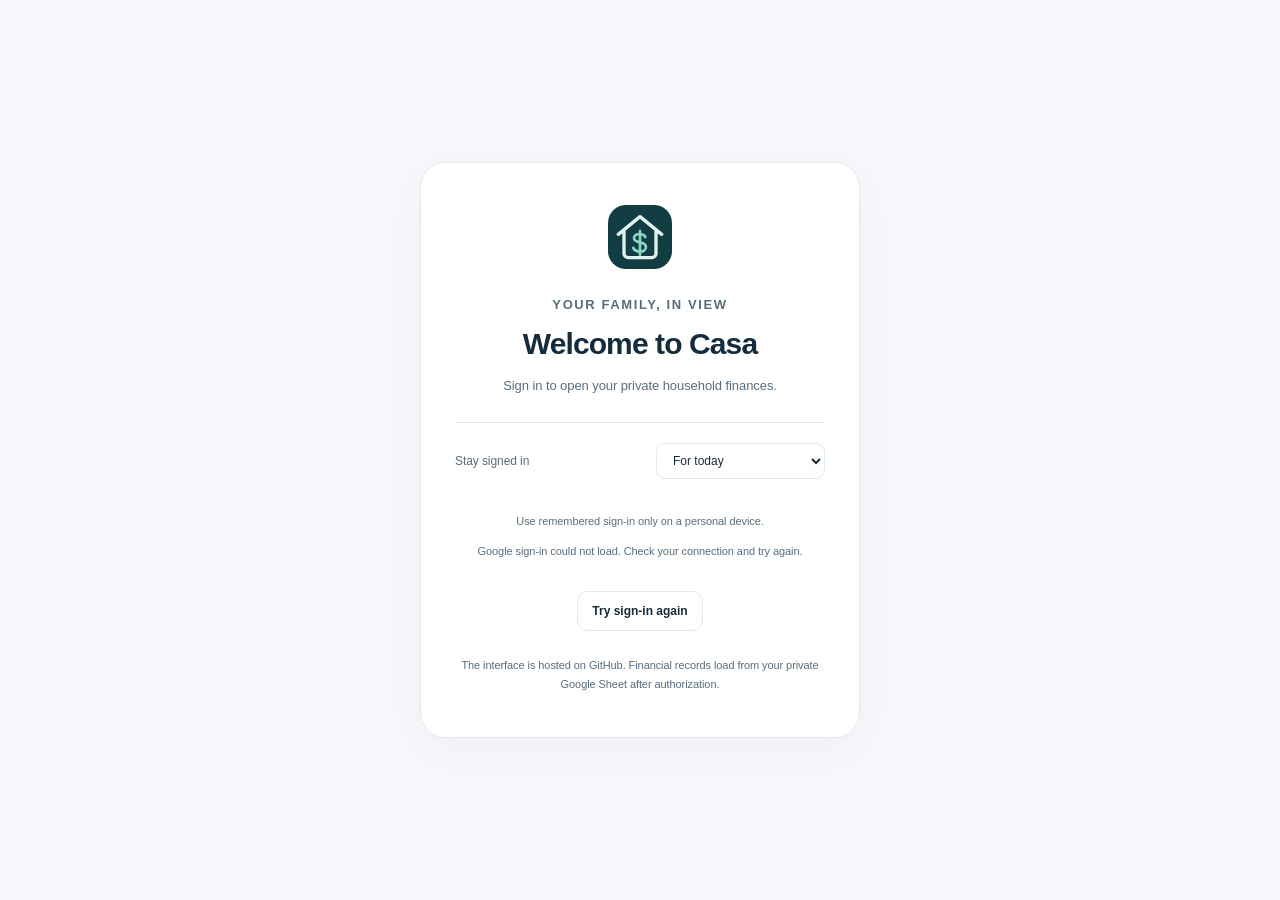
<file: frontend/index.html>
<!doctype html>
<html lang="en">
<head>
  <meta charset="UTF-8">
  <meta name="viewport" content="width=device-width,initial-scale=1">
  <meta name="referrer" content="strict-origin-when-cross-origin">
  <meta name="theme-color" content="#162432">
  <link rel="icon" href="./icon.svg" type="image/svg+xml">
  <link rel="manifest" href="./manifest.webmanifest">
  <meta name="color-scheme" content="light dark">
  <title>Casa · Family finances</title>
  <link rel="stylesheet" href="./styles.css">
  <link rel="stylesheet" href="./analysis.css">
  <link rel="stylesheet" href="./polish.css">
  <link rel="stylesheet" href="./portfolio.css">
  <link rel="stylesheet" href="./planning.css">
  <link rel="stylesheet" href="./overview-charts.css">
  <link rel="stylesheet" href="./chrome.css">
  <link rel="stylesheet" href="./accounts.css">
  <link rel="stylesheet" href="./cloud-ui.css">
  <link rel="stylesheet" href="./transaction-filters.css">
  <link rel="stylesheet" href="./review-ui.css">
  <link rel="stylesheet" href="./web.css">
  <link rel="stylesheet" href="./documents.css">
  <script src="./public-config.js"></script>
  <script src="./web-session.js"></script>
  <script src="./theme.js" defer></script>
  <link rel="stylesheet" href="./experience.css">
  <link rel="stylesheet" href="./dashboard.css">
  <link rel="stylesheet" href="./refinement.css">
  <link rel="stylesheet" href="./sync.css">
</head>
<body>
  <section id="web-login" class="web-login" aria-labelledby="web-login-title">
    <div class="web-login-card"><div class="web-login-mark" aria-hidden="true"><img src="./icon.svg" alt="" width="64" height="64"></div><p class="eyebrow">YOUR FAMILY, IN VIEW</p><h1 id="web-login-title">Welcome to Casa</h1><p>Sign in to open your private household finances.</p><div id="google-signin"></div><p id="web-login-status" role="status" aria-live="polite">Checking connection settings…</p><button class="button" id="web-signin-retry" type="button" hidden>Try sign-in again</button><small>The interface is hosted on GitHub. Financial records load from your private Google Sheet after authorization.</small></div>
  </section>
  <div class="app-shell" id="web-app" hidden inert>
    <button class="web-nav-overlay" id="web-nav-overlay" aria-label="Close navigation" hidden></button>
    <aside class="sidebar" id="web-sidebar" aria-label="Main navigation">
      <button class="icon-button web-nav-close" id="web-nav-close" aria-label="Close navigation" type="button">×</button>
      <a class="brand" href="#overview" aria-label="Casa home"><span class="brand-mark"><img src="./icon.svg" alt="" width="42" height="42"></span><span>casa<span class="brand-caption">FAMILY FINANCES</span></span></a>
      <div class="workspace-label">YOUR HOUSEHOLD</div>
      <nav id="navigation"></nav>
      <div class="sidebar-bottom"><div class="local-indicator"><span></span>Private Google Sheet</div><p>Records stay in Google Drive.<br>Access is limited to your household.</p><div class="demo-mark">Private household records</div></div>
    </aside>
    <main class="main-shell">
      <header class="topbar">
        <div class="topbar-leading"><button class="icon-button web-menu-toggle" id="web-menu-toggle" type="button" aria-label="Open navigation" aria-controls="web-sidebar" aria-expanded="false"><svg viewBox="0 0 24 24" fill="none" stroke="currentColor" stroke-width="1.8"><path d="M4 6h16M4 12h16M4 18h16"/></svg></button>
          <div class="navigation-controls" role="group" aria-label="View history">
            <button class="icon-button" id="navigation-back" type="button" aria-label="Go back" disabled><svg viewBox="0 0 24 24" fill="none" stroke="currentColor" stroke-width="1.8" stroke-linecap="round" stroke-linejoin="round" aria-hidden="true"><path d="m14 6-6 6 6 6"/></svg></button>
            <button class="icon-button" id="navigation-forward" type="button" aria-label="Go forward" disabled><svg viewBox="0 0 24 24" fill="none" stroke="currentColor" stroke-width="1.8" stroke-linecap="round" stroke-linejoin="round" aria-hidden="true"><path d="m10 6 6 6-6 6"/></svg></button>
          </div>
          <div class="breadcrumb"><span class="breadcrumb-context">Your household <span>/</span></span><strong id="breadcrumb">Overview</strong></div>
        </div>
        <div class="topbar-controls">
          <label class="sr-only" for="year-select">Reporting year</label><select id="year-select"></select>
          <label class="sr-only" for="month-select">Reporting month</label><select id="month-select"></select>
          <label class="sr-only" for="currency-select">Display currency</label><select id="currency-select"><option value="CLP">CLP</option><option value="USD">USD</option></select>
          <button class="icon-button" id="refresh-button" title="Reload workbook" aria-label="Reload workbook"></button>
          <button class="button web-signout" id="web-signout" type="button" aria-label="Sign out" title="Sign out"><svg class="web-signout-icon" viewBox="0 0 24 24" fill="none" stroke="currentColor" stroke-width="1.8" stroke-linecap="round" stroke-linejoin="round" aria-hidden="true"><path d="M9 4H4v16h5M10 12h10m-4-4 4 4-4 4"/></svg><span class="web-signout-label">Sign out</span></button>
        </div>
      </header>
      <div id="external-banner" class="external-banner" hidden></div>
      <div id="error-banner" class="error-banner" role="alert" hidden></div>
      <div id="content" class="page-content"><div class="loading"><div class="loading-logo"><img src="./icon.svg" alt="" width="64" height="64"></div><h1>Opening your household</h1><p>Reading your Google Sheet…</p></div></div>
      <footer class="app-footer"><span id="save-status">Private Google Sheet</span><span><a href="./privacy.html" target="_blank" rel="noopener">Privacy</a></span></footer>
    </main>
  </div>
  <dialog id="modal"><div id="modal-content"></div></dialog>
  <div class="toast" id="toast" role="status" hidden></div>
  <script src="./analytics.js"></script>
  <script src="./growth.js"></script>
  <script src="./portfolio.js"></script>
  <script src="./planning.js"></script>
  <script src="./category-visuals.js"></script>
  <script src="./analysis-ui.js"></script>
  <script src="./overview-charts.js"></script>
  <script src="./navigation.js"></script>
  <script src="./accounts.js"></script>
  <script src="./transaction-filters.js"></script>
  <script src="./cloud-ui.js"></script>
  <script src="./evidence-ui.js"></script>
  <script src="./review-ui.js"></script>
  <script src="./documents.js"></script>
  <script src="./assistant.js"></script>
  <script src="./refresh-ui.js"></script>
  <script src="./month-budget.js"></script>
  <script src="./dashboard.js"></script>
  <script src="./sync.js"></script>
  <script src="./app.js"></script>
</body>
</html>
</file>
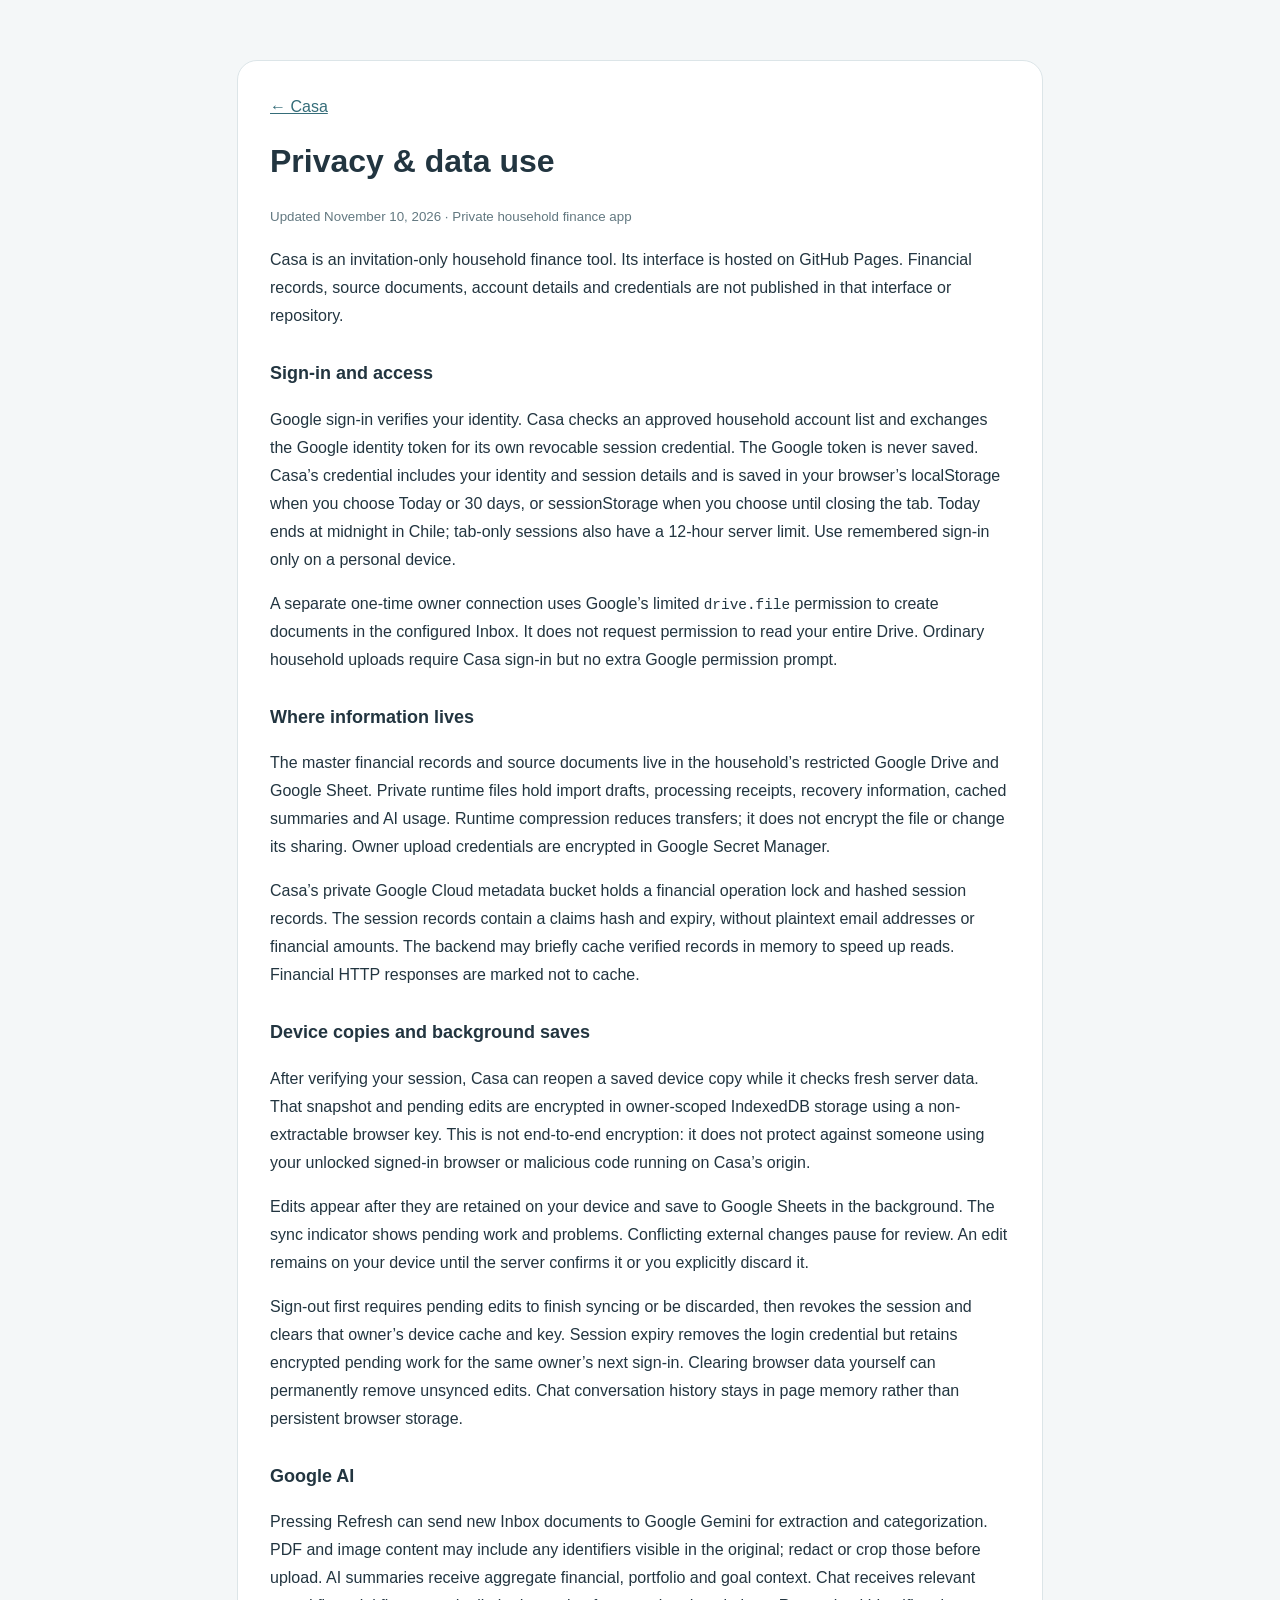
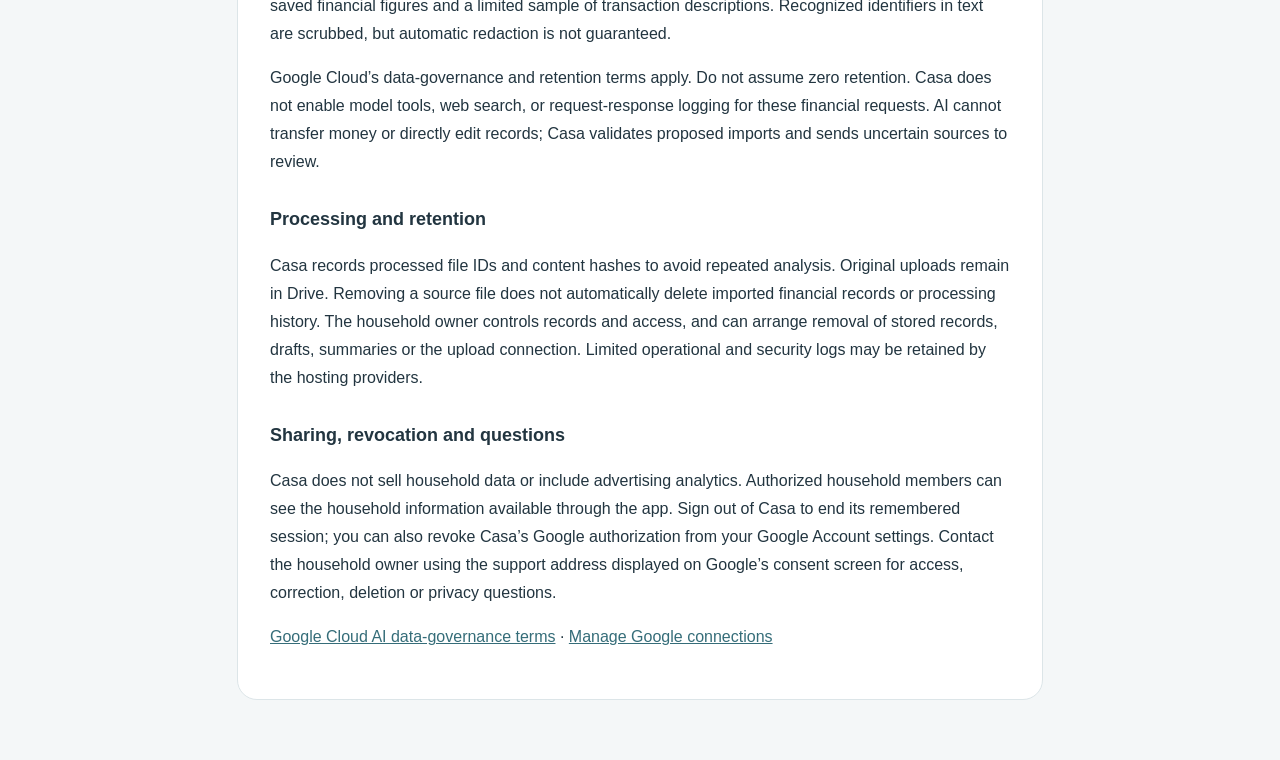
<file: frontend/privacy.html>
<!doctype html>
<html lang="en">
<head>
  <meta charset="utf-8">
  <meta name="viewport" content="width=device-width,initial-scale=1">
  <title>Casa · Privacy &amp; data use</title>
  <style>
    body{margin:0;background:#f4f7f8;color:#223540;font:16px/1.75 -apple-system,BlinkMacSystemFont,"Segoe UI",sans-serif}
    main{max-width:740px;margin:60px auto;padding:32px;background:white;border:1px solid #dce5e8;border-radius:20px}
    a{color:#356d79}h1{line-height:1.2}h2{font-size:18px;margin-top:28px}small{color:#627880}
    code{font-size:.9em;overflow-wrap:anywhere}
    @media(max-width:600px){main{margin:16px;padding:24px}}
  </style>
</head>
<body>
<main>
  <a href="./">← Casa</a>
  <h1>Privacy &amp; data use</h1>
  <small>Updated November 10, 2026 · Private household finance app</small>
  <p>Casa is an invitation-only household finance tool. Its interface is hosted on GitHub Pages. Financial records, source documents, account details and credentials are not published in that interface or repository.</p>

  <h2>Sign-in and access</h2>
  <p>Google sign-in verifies your identity. Casa checks an approved household account list and exchanges the Google identity token for its own revocable session credential. The Google token is never saved. Casa’s credential includes your identity and session details and is saved in your browser’s localStorage when you choose Today or 30 days, or sessionStorage when you choose until closing the tab. Today ends at midnight in Chile; tab-only sessions also have a 12-hour server limit. Use remembered sign-in only on a personal device.</p>
  <p>A separate one-time owner connection uses Google’s limited <code>drive.file</code> permission to create documents in the configured Inbox. It does not request permission to read your entire Drive. Ordinary household uploads require Casa sign-in but no extra Google permission prompt.</p>

  <h2>Where information lives</h2>
  <p>The master financial records and source documents live in the household’s restricted Google Drive and Google Sheet. Private runtime files hold import drafts, processing receipts, recovery information, cached summaries and AI usage. Runtime compression reduces transfers; it does not encrypt the file or change its sharing. Owner upload credentials are encrypted in Google Secret Manager.</p>
  <p>Casa’s private Google Cloud metadata bucket holds a financial operation lock and hashed session records. The session records contain a claims hash and expiry, without plaintext email addresses or financial amounts. The backend may briefly cache verified records in memory to speed up reads. Financial HTTP responses are marked not to cache.</p>

  <h2>Device copies and background saves</h2>
  <p>After verifying your session, Casa can reopen a saved device copy while it checks fresh server data. That snapshot and pending edits are encrypted in owner-scoped IndexedDB storage using a non-extractable browser key. This is not end-to-end encryption: it does not protect against someone using your unlocked signed-in browser or malicious code running on Casa’s origin.</p>
  <p>Edits appear after they are retained on your device and save to Google Sheets in the background. The sync indicator shows pending work and problems. Conflicting external changes pause for review. An edit remains on your device until the server confirms it or you explicitly discard it.</p>
  <p>Sign-out first requires pending edits to finish syncing or be discarded, then revokes the session and clears that owner’s device cache and key. Session expiry removes the login credential but retains encrypted pending work for the same owner’s next sign-in. Clearing browser data yourself can permanently remove unsynced edits. Chat conversation history stays in page memory rather than persistent browser storage.</p>

  <h2>Google AI</h2>
  <p>Pressing Refresh can send new Inbox documents to Google Gemini for extraction and categorization. PDF and image content may include any identifiers visible in the original; redact or crop those before upload. AI summaries receive aggregate financial, portfolio and goal context. Chat receives relevant saved financial figures and a limited sample of transaction descriptions. Recognized identifiers in text are scrubbed, but automatic redaction is not guaranteed.</p>
  <p>Google Cloud’s data-governance and retention terms apply. Do not assume zero retention. Casa does not enable model tools, web search, or request-response logging for these financial requests. AI cannot transfer money or directly edit records; Casa validates proposed imports and sends uncertain sources to review.</p>

  <h2>Processing and retention</h2>
  <p>Casa records processed file IDs and content hashes to avoid repeated analysis. Original uploads remain in Drive. Removing a source file does not automatically delete imported financial records or processing history. The household owner controls records and access, and can arrange removal of stored records, drafts, summaries or the upload connection. Limited operational and security logs may be retained by the hosting providers.</p>

  <h2>Sharing, revocation and questions</h2>
  <p>Casa does not sell household data or include advertising analytics. Authorized household members can see the household information available through the app. Sign out of Casa to end its remembered session; you can also revoke Casa’s Google authorization from your Google Account settings. Contact the household owner using the support address displayed on Google’s consent screen for access, correction, deletion or privacy questions.</p>
  <p><a href="https://docs.cloud.google.com/vertex-ai/generative-ai/docs/data-governance">Google Cloud AI data-governance terms</a> · <a href="https://myaccount.google.com/connections">Manage Google connections</a></p>
</main>
</body>
</html>
</file>
<file: frontend/styles.css>
:root{--bg:#f7f8f6;--surface:#fff;--nav:#152923;--nav-muted:#99ada5;--ink:#1f312a;--muted:#78847c;--line:#e5eae5;--teal:#25785e;--teal-dark:#1b6049;--mint:#eaf4ed;--orange:#bc7b3c;--amber:#fff6e7;--purple:#7976b0;--red:#b9534e;--radius:15px;--shadow:0 4px 16px #20372a05;font-family:-apple-system,BlinkMacSystemFont,"Segoe UI",sans-serif;color:var(--ink);font-synthesis:none}*{box-sizing:border-box}body{margin:0;background:var(--bg);font-size:14px;line-height:1.5}button,input,select,textarea{font:inherit}button,select{cursor:pointer}button,a,input,select,textarea{outline-offset:4px}button{transition:background .15s,transform .15s}button:active{transform:translateY(1px)}button:disabled{opacity:.45;cursor:not-allowed}a{color:var(--teal);text-decoration:none}a:hover{text-decoration:underline}svg{display:block;width:18px;height:18px}button svg{width:17px;height:17px;flex-shrink:0}.app-shell{display:flex;min-height:100vh}.sidebar{position:fixed;inset:0 auto 0 0;width:222px;background:var(--nav);padding:41px 19px 22px;display:flex;flex-direction:column;color:#fff;z-index:10}.brand{display:flex;align-items:center;gap:12px;color:#fff;font-size:32px;font-weight:650;letter-spacing:-1.3px;padding-left:15px;margin-bottom:46px;line-height:1}.brand:hover{text-decoration:none}.brand-mark{display:flex;align-items:center;justify-content:center;width:41px;height:43px;border:1.5px solid #688d78;border-radius:12px;color:#c5e7c8;font-family:Georgia,serif;font-size:35px;font-weight:400;letter-spacing:-5px;padding-right:5px}.brand-mark span{color:#78b592}.brand-caption{display:block;margin-top:9px;font-size:8px;letter-spacing:2.2px;font-weight:500;color:#91aaa0}.workspace-label{font-size:9px;letter-spacing:1.8px;color:#6f9080;margin:0 16px 15px}nav{display:flex;flex-direction:column;gap:6px}.nav-item{border:0;display:flex;align-items:center;gap:13px;color:#a9bbb2;background:transparent;padding:13px 15px;border-radius:8px;text-align:left;font-weight:500;width:100%;font-size:13px}.nav-item svg{width:18px;height:18px;opacity:.85}.nav-item:hover{background:#ffffff07;color:#e7f0e9}.nav-item.active{background:#2a473a;color:#eff9ef;box-shadow:inset 3px 0 #9fcaa7}.nav-item.active svg{color:#b7dbb8}.nav-item .nav-dot{margin-left:auto;width:5px;height:5px;background:#a2ceab;border-radius:50%}.sidebar-bottom{margin-top:auto;padding:28px 15px 0}.local-indicator{display:flex;gap:7px;align-items:center;color:#c5d6ca;font-size:11px}.local-indicator span{height:6px;width:6px;border-radius:50%;background:#9ecaa6}.sidebar-bottom p{font-size:10px;color:#7e9b8c;line-height:1.8}.demo-mark{font-size:10px;border:1px solid #3c584a;border-radius:5px;color:#91b29e;padding:4px 7px;display:inline-block;margin-top:13px}.main-shell{margin-left:222px;flex:1;min-width:0}.topbar{height:81px;padding:0 43px;display:flex;align-items:center;justify-content:space-between;background:#fdfefd;border-bottom:1px solid var(--line);gap:16px}.breadcrumb{font-size:11px;color:#8c978e;white-space:nowrap}.breadcrumb span{padding:0 13px;color:#bdc6be}.breadcrumb strong{color:#4a5b50;font-weight:500}.topbar-controls{display:flex;align-items:center;gap:12px}.topbar select{font-size:11px;color:#47574c;border:1px solid var(--line);background:#fff;border-radius:7px;padding:8px 25px 8px 11px;max-width:155px}.icon-button{display:inline-flex;align-items:center;justify-content:center;width:32px;height:32px;background:transparent;border:1px solid transparent;color:#64786a;border-radius:7px}.icon-button:hover{background:var(--mint)}.avatar{position:relative;width:30px;height:30px;border-radius:50%;background:#e5ede2;color:#4d6954;display:grid;place-items:center;font-size:11px;font-weight:600;margin-left:5px}.avatar span{position:absolute;bottom:-1px;right:-2px;background:#fff;border:1px solid #dde5dc;width:13px;height:13px;border-radius:50%;line-height:10px;text-align:center;font-size:9px}.page-content{max-width:1600px;margin:auto;padding:35px 43px 25px;min-height:calc(100vh - 140px)}.page-head{display:flex;justify-content:space-between;align-items:center;gap:15px;margin-bottom:26px}.eyebrow{font-size:9px;text-transform:uppercase;letter-spacing:1.7px;color:#7d8b7e;margin-bottom:7px;font-weight:600}.page-head h1{font-size:29px;letter-spacing:-.9px;font-weight:550;line-height:1.2;margin:0 0 8px}.page-head p{color:#829084;font-size:11px;margin:0}.head-actions{display:flex;align-items:center;gap:9px}.button{border:1px solid var(--line);border-radius:7px;padding:9px 13px;background:#fff;color:#4c5c50;font-weight:500;font-size:11px;display:inline-flex;align-items:center;justify-content:center;gap:7px;white-space:nowrap}.button:hover{background:#f3f7f1;text-decoration:none}.button.primary{background:var(--teal);border-color:var(--teal);color:#fff;box-shadow:0 2px 5px #1f654616}.button.primary:hover{background:var(--teal-dark)}.button.ghost{border-color:transparent;background:transparent}.button.warning{color:var(--red);border-color:#ecd7d4}.button.small{font-size:10px;padding:6px 9px}.person-tabs{display:flex;align-items:center;gap:4px;padding:3px;background:#edf0eb;border-radius:7px;width:max-content;margin-bottom:23px}.person-tab{border:0;border-radius:5px;font-size:11px;padding:7px 16px;background:transparent;color:#81907f}.person-tab.active{background:#fff;color:#345d44;box-shadow:0 1px 4px #294a2d0e}.section-grid{display:grid;grid-template-columns:1.5fr 1fr;gap:20px}.card{background:var(--surface);border:1px solid var(--line);border-radius:var(--radius);box-shadow:var(--shadow);min-width:0}.card-pad{padding:23px 25px}.section-title{font-size:13px;letter-spacing:-.15px;font-weight:600;margin:0;color:#344a39}.card-header{display:flex;align-items:center;justify-content:space-between;gap:12px;margin-bottom:19px}.card-header p{font-size:10px;color:#8a978a;margin:4px 0 0}.small-link{font-size:10px;color:var(--teal);border:0;background:none;padding:0;display:inline-flex;align-items:center;gap:4px;cursor:pointer}.small-link:hover{text-decoration:underline}.small-link svg{width:12px;height:12px}.muted{color:var(--muted)}.metrics-grid{display:grid;grid-template-columns:repeat(4,minmax(0,1fr));gap:15px;margin-bottom:21px}.metric{padding:20px 21px}.metric-top{display:flex;align-items:center;justify-content:space-between;color:#879386;font-size:10px}.metric-icon{width:27px;height:27px;border-radius:8px;display:grid;place-items:center;background:#f2f6f0;color:#6d916f}.metric-icon svg{width:14px;height:14px}.metric-value{font-size:25px;line-height:1.3;letter-spacing:-.8px;font-weight:550;margin:11px 0 7px;font-variant-numeric:tabular-nums}.metric-note{font-size:9px;color:#8d998c}.metric-note .positive{color:#408061}.metric-note .negative{color:var(--red)}.overview-first{display:grid;grid-template-columns:1.5fr 1fr;gap:20px;margin-bottom:21px}.settlement-hero{position:relative;overflow:hidden;padding:24px 26px;background:linear-gradient(115deg,#eaf3e8,#f2f7ec);border-color:#dae9d6;display:flex;flex-direction:column;justify-content:space-between;min-height:222px}.settlement-hero:after{content:"";position:absolute;right:-29px;top:-40px;width:238px;height:238px;border:1px solid #dce8d5;border-radius:50%;box-shadow:0 0 0 33px #e9f1e13d,0 0 0 65px #e7efdf42;pointer-events:none}.settlement-hero>*{position:relative;z-index:1}.hero-top{display:flex;justify-content:space-between;align-items:center}.subtle-tag{font-size:9px;color:#7b9576;border:1px solid #d4e4ce;padding:3px 7px;border-radius:5px;background:#f6faf24d}.hero-caption{font-size:10px;color:#6d8267;margin:14px 0 4px}.hero-value{font-size:35px;font-weight:550;letter-spacing:-1px;color:#2d5736;line-height:1.25;font-variant-numeric:tabular-nums}.hero-direction{font-size:12px;color:#56704f;margin-top:5px}.hero-bottom{display:flex;align-items:center;justify-content:space-between;gap:12px;margin-top:18px;padding-top:17px;border-top:1px solid #d7e5d1}.hero-bottom p{font-size:10px;color:#75836b;margin:0}.hero-bottom strong{color:#41613b;font-weight:600}.hero-bottom .button{background:#fff9;border-color:#cbdcc3;color:#41613b}.hero-bottom .button:hover{background:#fff}.savings-card{padding:24px}.savings-top{display:flex;align-items:start;justify-content:space-between}.savings-rate{display:flex;align-items:baseline;gap:6px;margin:11px 0 0}.savings-rate strong{font-size:34px;font-weight:500;letter-spacing:-1px}.savings-rate span{font-size:10px;color:var(--muted)}.savings-bars{display:flex;height:9px;overflow:hidden;gap:3px;border-radius:4px;margin:22px 0 16px}.savings-bars span{border-radius:3px;min-width:2px}.mini-legend{display:flex;gap:15px;flex-wrap:wrap;font-size:9px;color:#7b897b}.legend-item{display:inline-flex;gap:5px;align-items:center}.legend-dot{width:6px;height:6px;border-radius:2px;display:inline-block;flex-shrink:0}.savings-note{font-size:10px;color:#859180;margin-top:16px}.chart-card{padding:23px 25px}.chart-wrap{position:relative;min-width:0}.chart-svg{width:100%;height:auto;overflow:visible}.chart-label{font-family:inherit;fill:#98a193;font-size:10px}.chart-grid{stroke:#edf0ea;stroke-width:1;stroke-dasharray:3 4}.chart-tooltip{position:absolute;pointer-events:none;background:#203b2b;color:#fff;font-size:10px;padding:8px 11px;border-radius:7px;box-shadow:0 5px 18px #19382325;transform:translate(-50%,-110%);white-space:nowrap;z-index:4}.chart-point,.chart-bar,.chart-hit{cursor:pointer}.chart-bar:hover{opacity:.72}.chart-point:hover{r:5}.chart-legend{display:flex;gap:15px;font-size:9px;color:#80917f}.category-list{display:flex;flex-direction:column;gap:18px;margin:24px 0 6px}.category-row{display:grid;grid-template-columns:28px 1fr auto;gap:11px;align-items:center;cursor:pointer}.category-row:hover .category-name{color:var(--teal)}.category-icon{display:grid;place-items:center;width:28px;height:28px;border-radius:8px}.category-icon svg{width:13px;height:13px}.category-name{font-size:10px;color:#62745f;margin-bottom:6px}.category-track{height:4px;background:#f0f3ee;border-radius:3px;overflow:hidden;width:100%}.category-fill{height:100%;border-radius:3px}.category-value{font-size:11px;color:#5b6e56;font-weight:500;text-align:right;align-self:start;padding-top:3px;font-variant-numeric:tabular-nums}.category-value small{display:block;font-size:9px;color:#9aa291;font-weight:400;margin-top:5px}.bottom-grid{display:grid;grid-template-columns:1.5fr 1fr;gap:20px;margin-top:21px}.compact-table,.data-table{width:100%;border-collapse:collapse;font-size:11px}.compact-table th,.data-table th{text-align:left;font-size:9px;letter-spacing:.2px;color:#929e8e;font-weight:500;border-bottom:1px solid var(--line);padding:11px 8px}.compact-table td,.data-table td{padding:14px 8px;border-bottom:1px solid #f0f3ed;color:#5b6d56;vertical-align:middle}.compact-table tr:last-child td,.data-table tr:last-child td{border-bottom:0}.compact-table th:first-child,.compact-table td:first-child{padding-left:0}.compact-table th:last-child,.compact-table td:last-child{padding-right:0}.right{text-align:right!important}.transaction-name{display:flex;align-items:center;gap:9px}.merchant-badge{width:29px;height:29px;border-radius:8px;background:#f0f3ee;display:grid;place-items:center;font-size:11px;font-weight:600;color:#7c8b72;flex-shrink:0}.transaction-name strong{display:block;color:#4b6148;font-weight:500;font-size:11px}.transaction-name small{display:block;font-size:9px;color:#99a28f;margin-top:2px}.pill{display:inline-block;border-radius:4px;background:#f1f5ee;color:#79916d;font-size:9px;padding:3px 6px;white-space:nowrap}.pill.purple{background:#f0eef8;color:#8b80ad}.pill.amber{background:#fcf2e3;color:#a58550}.pill.neutral{background:#f0f2ef;color:#8c9785}.goal-mini{padding:14px 0;border-bottom:1px solid #edf1e8}.goal-mini:last-child{border:0;padding-bottom:0}.goal-mini-top{display:flex;justify-content:space-between;gap:10px;font-size:11px;margin-bottom:8px}.goal-mini-top span{color:#5d7356}.goal-mini-top small{color:#94a088;font-size:9px}.progress-track{height:5px;border-radius:5px;background:#eff3eb;overflow:hidden}.progress-fill{height:100%;background:#8aa77f;border-radius:5px}.goal-mini-bottom{display:flex;justify-content:space-between;margin-top:7px;font-size:9px;color:#a0aa94}.app-footer{max-width:1600px;margin:0 auto;padding:10px 43px 20px;display:flex;gap:15px;justify-content:space-between;color:#a4ac9c;font-size:9px}.external-banner,.error-banner{padding:12px 43px;font-size:12px}.external-banner{background:#fff4dc;color:#8a6930;display:flex;align-items:center;justify-content:space-between}.external-banner[hidden],.error-banner[hidden]{display:none}.error-banner{background:#fff0ee;color:#a7433e;border-bottom:1px solid #f2d2ce}.toolbar{display:flex;align-items:center;gap:10px;flex-wrap:wrap;margin-bottom:18px}.search-field{position:relative;min-width:200px;flex:1;max-width:400px}.search-field svg{position:absolute;left:12px;top:11px;width:15px;height:15px;color:#99a58f}.search-field input{padding-left:36px;width:100%}.field-input,.toolbar input,.toolbar select{border:1px solid var(--line);border-radius:7px;padding:9px 12px;background:#fff;color:#52694a;font-size:11px}.toolbar select{min-width:120px}.table-card{overflow:hidden}.table-scroll{overflow:auto;padding:0 16px}.data-table{min-width:700px}.data-table tbody tr[data-edit]{cursor:pointer}.data-table tbody tr[data-edit]:hover{background:#f6f9f2}.table-footer{display:flex;justify-content:space-between;gap:10px;border-top:1px solid var(--line);padding:12px 22px;color:#95a08b;font-size:10px}.subsection{margin-top:24px}.stats-three{display:grid;grid-template-columns:repeat(3,minmax(0,1fr));gap:16px;margin-bottom:21px}.stats-two{display:grid;grid-template-columns:repeat(2,minmax(0,1fr));gap:16px}.explain-row{display:flex;justify-content:space-between;align-items:center;gap:15px;padding:15px 0;border-bottom:1px solid #edf1e8;color:#77896d;font-size:11px}.explain-row:last-child{border:0}.explain-row strong{font-weight:500;color:#3c5b32;font-variant-numeric:tabular-nums}.explain-row.total{border-top:1px solid #dbe5d4;border-bottom:0;margin-top:4px;padding-top:18px;font-size:12px;font-weight:600}.person-share{padding:18px 0 10px}.person-share-header{display:flex;justify-content:space-between;font-size:12px;color:#68815b;margin-bottom:9px}.person-share-header strong{font-size:21px;font-weight:500;color:#31572b}.large-note{font-size:11px;color:#8b9981;line-height:1.8;margin:17px 0 0}.notice{padding:13px 16px;border-radius:8px;background:#f2f6ee;border:1px solid #e7eddf;color:#7d8d70;font-size:11px;line-height:1.7}.notice.amber{background:var(--amber);border-color:#f2e6d3;color:#9a7b48}.notice.red{background:#fff0ec;border-color:#f0d8ce;color:#aa6450}.notice strong{color:inherit}.month-history-row{cursor:pointer}.month-history-row:hover{background:#f5f8f0}.selected-row{background:#f5f8f0}.account-grid{display:grid;grid-template-columns:repeat(3,minmax(0,1fr));gap:18px;margin-top:21px}.account-card{padding:21px 23px;position:relative}.account-card-top{display:flex;justify-content:space-between;align-items:center;margin-bottom:18px}.account-avatar{background:#f0f4e9;color:#93a27c;height:34px;width:34px;display:grid;place-items:center;border-radius:10px}.account-avatar svg{height:17px;width:17px}.account-card h3{font-size:13px;font-weight:500;color:#526e45;margin:0 0 3px}.account-owner{font-size:10px;color:#9ba68d}.account-balance{font-size:26px;letter-spacing:-.6px;font-weight:500;margin:17px 0 3px;font-variant-numeric:tabular-nums}.account-native{color:#9ba78c;font-size:9px}.account-footer{display:flex;justify-content:space-between;gap:8px;border-top:1px solid #edf1e6;margin-top:17px;padding-top:13px;font-size:9px;color:#9ca78e}.insights-grid{display:grid;grid-template-columns:repeat(3,minmax(0,1fr));gap:15px;margin-top:21px}.insight-card{padding:19px 21px;border:1px solid #e5eadc;border-radius:12px;background:#fafbf7}.insight-symbol{font-size:9px;text-transform:uppercase;letter-spacing:1.2px;color:#9c9c72;margin-bottom:8px}.insight-card h3{font-size:12px;font-weight:550;color:#61764d;margin:0 0 9px}.insight-card p{font-size:10px;line-height:1.8;color:#8b987c;margin:0}.insight-card a{font-size:9px;display:inline-block;margin-top:10px}.goal-grid{display:grid;grid-template-columns:repeat(2,minmax(0,1fr));gap:20px}.goal-card{padding:25px}.goal-card-top{display:flex;align-items:flex-start;justify-content:space-between}.goal-card h3{font-size:17px;font-weight:500;letter-spacing:-.3px;margin:0 0 4px}.goal-card p{font-size:10px;color:#96a08b;margin:0}.goal-card-value{font-size:27px;letter-spacing:-.7px;font-weight:500;margin:24px 0 12px}.goal-card-value small{font-size:12px;color:#a0a990;font-weight:400;letter-spacing:0}.goal-metadata{display:grid;grid-template-columns:repeat(3,1fr);gap:15px;margin-top:19px}.goal-metadata span{font-size:9px;color:#a1aa94;display:block}.goal-metadata strong{font-weight:500;font-size:11px;display:block;margin-top:4px;color:#718460}.forecast-grid{display:grid;grid-template-columns:300px 1fr;gap:21px}.forecast-controls{padding:24px}.field{display:flex;flex-direction:column;gap:6px;margin-bottom:15px;min-width:0}.field label,.field>span{font-size:10px;color:#80916e;font-weight:500}.field small{font-size:9px;color:#a1aa95;line-height:1.6}.field input,.field select,.field textarea{border:1px solid #e0e7d8;border-radius:7px;padding:10px 11px;background:#fff;color:#557047;min-width:0;width:100%;font-size:12px}.field textarea{min-height:80px;resize:vertical}.field input[type=range]{padding:8px 0;accent-color:var(--teal)}.field-row{display:grid;grid-template-columns:1fr 1fr;gap:16px}.forecast-total{font-size:32px;letter-spacing:-1px;font-weight:500;margin:6px 0;color:#476c39}.forecast-subtitle{font-size:10px;color:#95a185}.forecast-explain{font-size:10px;color:#9aa68b;line-height:1.8;margin:15px 0 0}.projection-controls{display:flex;gap:24px;align-items:center;margin:18px 0;flex-wrap:wrap}.projection-controls .field{margin:0;flex:1;min-width:140px}.projection-result{font-size:28px;font-weight:500;letter-spacing:-.7px;margin:0 0 10px}.projection-result small{font-size:11px;color:#8f9e81;font-weight:400;letter-spacing:0}.workbook-grid{display:grid;grid-template-columns:1.1fr 1fr;gap:21px}.workbook-cover{display:flex;gap:18px;align-items:center;padding:24px;border:1px solid #e1ead9;background:#f6f9f2;border-radius:10px;margin:22px 0}.workbook-file-icon{width:44px;height:51px;border:1px solid #cfddc3;border-radius:7px;display:grid;place-items:center;background:#fff;color:#6f8f5b}.workbook-file-icon svg{width:24px;height:24px}.workbook-cover strong{font-size:13px;font-weight:500;color:#5e794b}.workbook-cover p{font-size:10px;color:#98a58c;margin:5px 0 0}.workbook-actions{display:flex;gap:10px;flex-wrap:wrap}.workflow-steps{list-style:none;margin:21px 0 0;padding:0;display:flex;flex-direction:column;gap:22px}.workflow-steps li{display:flex;gap:12px}.step-number{border:1px solid #e1e9d7;background:#f8faf4;flex-shrink:0;width:24px;height:24px;border-radius:50%;display:grid;place-items:center;color:#99ab83;font-size:10px}.workflow-steps strong{font-size:11px;color:#6b8057;font-weight:500;display:block}.workflow-steps p{font-size:10px;color:#a1aa93;margin:5px 0 0;line-height:1.7}.history-list{max-height:270px;overflow:auto;margin-top:18px}.history-item{padding:11px 0;border-bottom:1px solid #edf1e6;display:flex;gap:12px;align-items:start}.history-item small{font-size:9px;color:#a3ad96;min-width:60px}.history-item p{font-size:10px;color:#8b9b7a;margin:0}.history-item strong{color:#71895e;font-weight:500}.empty-state{padding:45px;text-align:center;color:#9ca78d;font-size:12px}.empty-state strong{display:block;color:#71895b;font-weight:500;margin-bottom:8px}.table-note{font-size:10px;color:#9ba68c;margin-top:13px;line-height:1.8}.loading{display:flex;flex-direction:column;align-items:center;justify-content:center;min-height:500px;color:#8a9d7b}.loading-logo{font-family:Georgia,serif;font-size:75px;line-height:1;color:#769c69;letter-spacing:-8px}.loading h1{font-size:20px;font-weight:400;margin-top:25px}.loading p{font-size:12px}.sr-only{position:absolute;left:-10000px;top:auto;width:1px;height:1px;overflow:hidden}dialog{width:min(600px,calc(100vw - 50px));padding:0;border:1px solid #dfe6d8;border-radius:16px;box-shadow:0 25px 100px #142d2545;color:var(--ink);max-height:90vh}dialog::backdrop{background:#12281f55;backdrop-filter:blur(3px)}.modal-header{display:flex;justify-content:space-between;align-items:center;border-bottom:1px solid var(--line);padding:21px 25px}.modal-header h2{font-size:18px;font-weight:500;letter-spacing:-.3px;margin:0}.modal-body{padding:23px 25px;max-height:calc(90vh - 160px);overflow:auto}.modal-footer{display:flex;justify-content:flex-end;gap:10px;border-top:1px solid var(--line);padding:17px 25px;background:#fafcf7}.modal-error{font-size:11px;line-height:1.6;color:var(--red);background:#fff1ed;border:1px solid #efd6cd;padding:10px 12px;border-radius:6px;margin-bottom:15px}.modal-error:empty{display:none}.modal-description{font-size:11px;color:#94a180;line-height:1.8;margin:0 0 20px}.modal-categories{display:flex;flex-direction:column;gap:12px}.category-edit-row{display:grid;grid-template-columns:28px 1fr 100px auto;gap:9px;align-items:center}.category-edit-row input{border:1px solid var(--line);border-radius:5px;font-size:11px;padding:8px;min-width:0;width:100%}.category-edit-row input[type=color]{height:31px;padding:3px}.category-edit-row input[type=number]{max-width:100px}.modal-subtitle{font-size:12px;color:#7b9165;font-weight:500;margin:23px 0 12px}.upload-zone{border:1px dashed #b6c8a6;border-radius:9px;background:#f8faf4;padding:24px;text-align:center;color:#8a9e74;font-size:11px;margin-bottom:17px}.upload-zone input{font-size:10px;margin:12px 0;max-width:100%}.import-preview{max-height:280px;overflow:auto;border:1px solid var(--line);border-radius:8px;margin-top:15px}.import-preview table{min-width:420px}.toast{position:fixed;bottom:25px;left:calc(50% + 111px);transform:translateX(-50%);padding:12px 21px;border:1px solid #c6dfb7;border-radius:9px;background:#f1f9e8;color:#5c7e43;box-shadow:0 6px 22px #345b2515;font-size:12px;z-index:100}.inline-form-actions{display:flex;gap:8px;align-items:center}.allocation-row{display:flex;justify-content:space-between;gap:12px;font-size:11px;padding:11px 0;border-bottom:1px solid #edf1e6}.allocation-row:last-child{border:0}.allocation-row span{color:#81966c}.allocation-row strong{font-weight:500;color:#68834f}.setting-line{display:flex;align-items:center;gap:12px}.setting-line .field{flex:1}.stat-positive{color:#45835e}.stat-negative{color:#b7634d}@media(min-width:1450px){.page-content{padding-top:42px}.metrics-grid{gap:20px}.metric{padding:23px 25px}.metric-value{font-size:29px}.settlement-hero{min-height:240px}.hero-value{font-size:40px}}@media(max-width:1180px){.sidebar{width:190px;padding-left:12px;padding-right:12px}.main-shell{margin-left:190px}.topbar{padding:0 28px}.page-content{padding:29px 28px 20px}.app-footer{padding-left:28px;padding-right:28px}.metrics-grid{gap:10px}.metric{padding:17px}.metric-value{font-size:22px}.card-pad,.chart-card{padding:20px}.account-grid{grid-template-columns:repeat(2,minmax(0,1fr))}.insights-grid{grid-template-columns:1fr}.forecast-grid{grid-template-columns:270px 1fr}.toast{left:calc(50% + 95px)}}@media(max-width:960px){.sidebar{width:169px}.main-shell{margin-left:169px}.brand{padding-left:11px;font-size:28px;gap:9px}.brand-mark{width:34px;height:38px}.brand-caption{font-size:7px;letter-spacing:1.6px}.nav-item{font-size:12px;padding:12px 10px;gap:10px}.topbar{padding:0 20px}.page-content{padding:27px 20px 20px}.metrics-grid{grid-template-columns:repeat(2,minmax(0,1fr))}.overview-first,.section-grid,.bottom-grid,.workbook-grid{grid-template-columns:1fr}.forecast-grid{grid-template-columns:1fr}.forecast-controls form{display:grid;grid-template-columns:1fr 1fr;gap:0 20px}.forecast-controls .button{align-self:end;margin-bottom:15px}.goal-grid{grid-template-columns:1fr}.topbar-controls{gap:7px}.app-footer{padding-left:20px;padding-right:20px}.stats-three{gap:10px}.hero-value{font-size:34px}.toast{left:calc(50% + 85px)}}@media(max-width:700px){.sidebar{width:66px;padding:27px 8px}.brand{padding:0;margin-left:7px;margin-bottom:32px}.brand>span:last-child,.workspace-label,.nav-item>span,.sidebar-bottom{display:none}.brand-mark{width:35px}.nav-item{justify-content:center;padding:13px 9px}.nav-item svg{width:19px;height:19px}.main-shell{margin-left:66px}.topbar{height:67px;padding:0 16px}.breadcrumb{display:none}.topbar-controls{margin-left:auto}.page-content{padding:23px 16px}.page-head{align-items:flex-start}.page-head h1{font-size:24px}.page-head p{font-size:10px;max-width:250px}.head-actions{flex-wrap:wrap;justify-content:flex-end}.head-actions .button{padding:8px 10px;font-size:10px}.stats-three{grid-template-columns:1fr}.account-grid{grid-template-columns:1fr}.app-footer{padding:10px 16px 20px;flex-direction:column;font-size:8px;gap:4px}.metric-value{font-size:22px}.person-tab{padding:7px 12px}.hero-bottom{align-items:flex-start}.hero-value{font-size:31px}.goal-metadata{gap:9px}.forecast-controls form{display:block}.field-row{grid-template-columns:1fr}.toast{left:calc(50% + 33px);width:max-content;max-width:calc(100% - 100px)}.category-edit-row{grid-template-columns:28px 1fr auto}.category-edit-row input[type=number]{display:none}}
:root{color-scheme:light}
.theme-control{display:flex;align-items:center}
.topbar .theme-control select{max-width:125px;padding-right:20px}
button:focus-visible,a:focus-visible,input:focus-visible,select:focus-visible,textarea:focus-visible,[tabindex]:focus-visible{outline:2px solid var(--teal);outline-offset:3px}
html[data-theme="dark"]{color-scheme:dark;--bg:#111a16;--surface:#19251f;--nav:#101c16;--nav-muted:#a6b9ad;--ink:#e4eee7;--muted:#a8b8ac;--line:#35463b;--teal:#8bd1ad;--teal-dark:#a1dfbd;--mint:#253f31;--orange:#e4b37c;--amber:#3c3020;--purple:#b5aede;--red:#f0a099;--shadow:0 4px 16px #00000012}
html[data-theme="dark"] body{background:var(--bg);color:var(--ink)}
html[data-theme="dark"] .sidebar{background:var(--nav);border-right:1px solid #2c3b31}
html[data-theme="dark"] .workspace-label,html[data-theme="dark"] .brand-caption{color:#9bb5a5}
html[data-theme="dark"] .nav-item{color:#afc2b6}
html[data-theme="dark"] .nav-item:hover{background:#24362b;color:#f0f7f2}
html[data-theme="dark"] .nav-item.active{background:#2c4937;color:#eff9ef}
html[data-theme="dark"] .sidebar-bottom p{color:#9ab3a2}
html[data-theme="dark"] .demo-mark{color:#b0c8b7;border-color:#496351}
html[data-theme="dark"] .topbar{background:#152019}
html[data-theme="dark"] .breadcrumb{color:#a4b6a9}
html[data-theme="dark"] .breadcrumb span{color:#6d8273}
html[data-theme="dark"] .breadcrumb strong{color:#d9e6dc}
html[data-theme="dark"] .topbar select,html[data-theme="dark"] .button,html[data-theme="dark"] .field-input,html[data-theme="dark"] .toolbar input,html[data-theme="dark"] .toolbar select,html[data-theme="dark"] .field input,html[data-theme="dark"] .field select,html[data-theme="dark"] .field textarea,html[data-theme="dark"] .category-edit-row input{background:#1d2b22;color:#e0eae2;border-color:#425448}
html[data-theme="dark"] input::placeholder,html[data-theme="dark"] textarea::placeholder{color:#9caf9f;opacity:1}
html[data-theme="dark"] input[type="checkbox"],html[data-theme="dark"] input[type="radio"]{accent-color:#86cda4}
html[data-theme="dark"] .button:hover{background:#2a3f30}
html[data-theme="dark"] .button.primary{background:#89ceaa;border-color:#89ceaa;color:#14251b;box-shadow:none}
html[data-theme="dark"] .button.primary:hover{background:#a4dfbd}
html[data-theme="dark"] .button.ghost{background:transparent;border-color:transparent}
html[data-theme="dark"] .button.warning{color:#f0aaa1;border-color:#80524d}
html[data-theme="dark"] .icon-button{color:#adc4b5}
html[data-theme="dark"] .icon-button:hover{background:#2c4434}
html[data-theme="dark"] .avatar{background:#344a38;color:#d4e7d7}
html[data-theme="dark"] .avatar span{background:#1b2a20;border-color:#526b57;color:#d4e7d7}
html[data-theme="dark"] .eyebrow,html[data-theme="dark"] .page-head p,html[data-theme="dark"] .card-header p,html[data-theme="dark"] .metric-top,html[data-theme="dark"] .metric-note,html[data-theme="dark"] .savings-note,html[data-theme="dark"] .mini-legend,html[data-theme="dark"] .chart-legend,html[data-theme="dark"] .table-note,html[data-theme="dark"] .app-footer{color:#acbcae}
html[data-theme="dark"] .section-title,html[data-theme="dark"] .modal-subtitle{color:#d4e8d7}
html[data-theme="dark"] .person-tabs{background:#24332a}
html[data-theme="dark"] .person-tab{color:#a6b9ab}
html[data-theme="dark"] .person-tab.active{background:#3a5341;color:#f0f7ed;box-shadow:none}
html[data-theme="dark"] .metric-icon{background:#2d4132;color:#acd2ae}
html[data-theme="dark"] .metric-note .positive,html[data-theme="dark"] .stat-positive{color:#98d3ac}
html[data-theme="dark"] .metric-note .negative,html[data-theme="dark"] .stat-negative{color:#f0a099}
html[data-theme="dark"] .settlement-hero{background:linear-gradient(115deg,#233c2c,#293f2c);border-color:#456247}
html[data-theme="dark"] .settlement-hero:after{border-color:#4c674a;box-shadow:0 0 0 33px #4c674a13,0 0 0 65px #4c674a16}
html[data-theme="dark"] .subtle-tag{color:#b9d3ac;border-color:#58734e;background:#294027}
html[data-theme="dark"] .hero-caption,html[data-theme="dark"] .hero-direction{color:#b7d0b0}
html[data-theme="dark"] .hero-value{color:#d5efd0}
html[data-theme="dark"] .hero-bottom{border-color:#4a6144}
html[data-theme="dark"] .hero-bottom p{color:#b5c6a9}
html[data-theme="dark"] .hero-bottom strong{color:#d1e6c4}
html[data-theme="dark"] .hero-bottom .button{background:#304a32;border-color:#6b8760;color:#e0edda}
html[data-theme="dark"] .hero-bottom .button:hover{background:#405c3d}
html[data-theme="dark"] .chart-label{fill:#aebdaf}
html[data-theme="dark"] .chart-grid{stroke:#405044}
html[data-theme="dark"] .chart-point{fill:var(--surface)}
html[data-theme="dark"] .chart-tooltip{background:#e0eee1;color:#1c3022;box-shadow:0 5px 18px #0005}
html[data-theme="dark"] .category-name,html[data-theme="dark"] .category-value{color:#c4d7bd}
html[data-theme="dark"] .category-value small{color:#acbba4}
html[data-theme="dark"] .category-track,html[data-theme="dark"] .progress-track{background:#354333}
html[data-theme="dark"] .category-icon{filter:brightness(1.5)}
html[data-theme="dark"] .compact-table th,html[data-theme="dark"] .data-table th{color:#b2c1ab}
html[data-theme="dark"] .compact-table td,html[data-theme="dark"] .data-table td{color:#ccdac5;border-color:#2e402e}
html[data-theme="dark"] .merchant-badge,html[data-theme="dark"] .account-avatar{background:#2b3d2c;color:#bfceac}
html[data-theme="dark"] .transaction-name strong{color:#d2e4c6}
html[data-theme="dark"] .transaction-name small{color:#aab79f}
html[data-theme="dark"] .pill{background:#31452c;color:#d0e5bf}
html[data-theme="dark"] .pill.purple{background:#38304e;color:#d2c3ee}
html[data-theme="dark"] .pill.amber{background:#4b3821;color:#f0cc95}
html[data-theme="dark"] .pill.neutral{background:#354033;color:#c4d1b9}
html[data-theme="dark"] .goal-mini{border-color:#35432e}
html[data-theme="dark"] .goal-mini-top span,html[data-theme="dark"] .goal-metadata strong{color:#cfdfbc}
html[data-theme="dark"] .goal-mini-top small,html[data-theme="dark"] .goal-mini-bottom,html[data-theme="dark"] .goal-metadata span,html[data-theme="dark"] .goal-card p,html[data-theme="dark"] .goal-card-value small{color:#abb99d}
html[data-theme="dark"] .progress-fill{background:#94b980}
html[data-theme="dark"] .external-banner{background:#45351f;color:#f2cf93;border-color:#735b35}
html[data-theme="dark"] .error-banner{background:#492e29;color:#f6b4aa;border-color:#77504a}
html[data-theme="dark"] .data-table tbody tr[data-edit]:hover,html[data-theme="dark"] .month-history-row:hover,html[data-theme="dark"] .selected-row{background:#2a402e}
html[data-theme="dark"] .table-footer{color:#afbea2}
html[data-theme="dark"] .explain-row{color:#bfd0b4;border-color:#3a4933}
html[data-theme="dark"] .explain-row strong,html[data-theme="dark"] .person-share-header strong{color:#d9ebcb}
html[data-theme="dark"] .explain-row.total{border-color:#4b603f}
html[data-theme="dark"] .person-share-header{color:#bbd1ac}
html[data-theme="dark"] .large-note{color:#b9c9ac}
html[data-theme="dark"] .notice{background:#293b25;color:#c2d1b3;border-color:#405438}
html[data-theme="dark"] .notice.amber{background:var(--amber);color:#e9c68e;border-color:#705635}
html[data-theme="dark"] .notice.red{background:#452c25;color:#efb6a1;border-color:#734c3e}
html[data-theme="dark"] .account-card h3{color:#d1e3be}
html[data-theme="dark"] .account-owner,html[data-theme="dark"] .account-native,html[data-theme="dark"] .account-footer{color:#adbf9f;border-color:#3c4b30}
html[data-theme="dark"] .insight-card{background:#233020;border-color:#415036}
html[data-theme="dark"] .insight-symbol{color:#d0cea0}
html[data-theme="dark"] .insight-card h3{color:#d1dfb8}
html[data-theme="dark"] .insight-card p{color:#b7c6a6}
html[data-theme="dark"] .field label,html[data-theme="dark"] .field>span{color:#bfd2ac}
html[data-theme="dark"] .field small,html[data-theme="dark"] .modal-description{color:#afc09f}
html[data-theme="dark"] .workflow-steps .step-number{background:#2b3b24;border-color:#526342;color:#c2d8ab}
html[data-theme="dark"] .workflow-steps strong,html[data-theme="dark"] .history-item strong,html[data-theme="dark"] .empty-state strong{color:#cee3b4}
html[data-theme="dark"] .workflow-steps p,html[data-theme="dark"] .history-item p,html[data-theme="dark"] .history-item small,html[data-theme="dark"] .empty-state{color:#b2c69c}
html[data-theme="dark"] .history-item{border-color:#3a4c2e}
html[data-theme="dark"] .loading{color:#b3cba0}
html[data-theme="dark"] .loading-logo{color:#a6cf90}
html[data-theme="dark"] dialog{background:var(--surface);border-color:#4b6042;box-shadow:0 25px 100px #0009}
html[data-theme="dark"] dialog::backdrop{background:#050d09a8}
html[data-theme="dark"] .modal-footer{background:#1d2c1d}
html[data-theme="dark"] .modal-error{color:#f0b2a2;background:#442b23;border-color:#785244}
html[data-theme="dark"] .upload-zone{border-color:#7c9766;background:#24351e;color:#c4d8b1}
html[data-theme="dark"] .toast{background:#2e4524;color:#d7ebc5;border-color:#73955c;box-shadow:0 6px 22px #0005}
html[data-theme="dark"] .allocation-row{border-color:#3e5031}
html[data-theme="dark"] .allocation-row span{color:#bfd5aa}
html[data-theme="dark"] .allocation-row strong{color:#d4e8bc}
html[data-theme="dark"] .projection-result small{color:#b7c9a9}
html[data-theme="dark"] .workbook-cover{background:#273923;border-color:#4d6340}
html[data-theme="dark"] .workbook-file-icon{background:#304428;border-color:#6b835a;color:#c4dfac}
html[data-theme="dark"] .workbook-cover strong{color:#d0e7bc}
html[data-theme="dark"] .workbook-cover p{color:#b3c7a3}
html[data-theme="dark"] .step-number{background:#2b3b24;border-color:#526342;color:#c2d8ab}
@media(max-width:700px){.topbar .theme-control select{max-width:106px;padding-left:8px;padding-right:12px;font-size:10px}}
</file>
<file: frontend/analysis.css>
.average-metrics{display:grid;grid-template-columns:1fr 1fr;gap:30px;margin:24px 0}.average-metrics article+article{border-left:1px solid var(--line);padding-left:30px}.average-label{font-size:11px;color:var(--muted)}.average-value{font-size:27px;font-weight:550;display:block;margin:8px 0;letter-spacing:-.7px;font-variant-numeric:tabular-nums}.average-metrics p,.average-metrics small{font-size:10px;color:var(--muted);line-height:1.6}.average-selected{display:flex;gap:8px;flex-wrap:wrap;font-size:11px;margin:14px 0 7px}.comparison-change{font-size:10px;color:var(--muted);white-space:nowrap}.comparison-change.rise{color:var(--orange)}.comparison-change.fall{color:var(--teal)}.comparison-muted{color:var(--muted);font-size:10px}.category-averages summary,.average-method summary,.ai-cautions summary{cursor:pointer;font-weight:500;font-size:12px;padding:10px 0}.category-averages summary span{color:var(--muted);font-size:10px;font-weight:400;margin-left:9px}.category-comparison-dot{width:7px;height:7px;border-radius:50%;display:inline-block;margin-right:9px}.comparison-table tr[data-drill-category]{cursor:pointer}.comparison-table tr[data-drill-category]:hover{background:var(--mint)}.category-averages .table-scroll{padding:0;max-height:400px;overflow:auto}.comparison-table th{position:sticky;top:0;background:var(--surface);z-index:1}.average-method{border-top:1px solid var(--line);margin-top:15px;padding-top:8px}.average-method p{font-size:10px;color:var(--muted);line-height:1.7;max-width:900px}.ai-panel{border-top:3px solid var(--teal)}.ai-eyebrow{font-size:8px;letter-spacing:1.4px;color:var(--muted);margin-bottom:6px}.ai-eyebrow span{letter-spacing:.4px;border:1px solid var(--line);border-radius:4px;padding:2px 4px;margin-left:5px;color:var(--teal)}.ai-actions{display:flex;align-items:center;gap:16px}.ai-auto{font-size:10px;color:var(--muted);display:flex;align-items:center;gap:5px}.ai-auto input{accent-color:var(--teal)}.ai-overview{font-size:14px;line-height:1.8;color:var(--ink);max-width:980px;margin:8px 0 24px}.ai-results{display:grid;grid-template-columns:1fr 1fr;gap:30px}.ai-column h3{font-size:10px;text-transform:uppercase;letter-spacing:1px;color:var(--teal);margin:0 0 15px}.ai-column article{margin-bottom:18px}.ai-column article strong{font-size:12px;font-weight:550}.ai-column article p{font-size:11px;color:var(--muted);line-height:1.8;margin:5px 0}.ai-cautions{border-top:1px solid var(--line);margin-top:5px;padding-top:7px;color:var(--muted)}.ai-cautions ul{font-size:10px;line-height:1.8;padding-left:18px;list-style:disc}.ai-cautions li{margin:7px 0}.ai-timestamp{font-size:9px;color:var(--muted);margin-top:18px}.ai-disclosure{border-top:1px solid var(--line);padding-top:12px;margin-bottom:0;line-height:1.8}.ai-wait{display:flex;gap:15px;align-items:center;padding:16px 0 24px}.ai-wait strong{font-size:12px;font-weight:500}.ai-wait p,.ai-status{font-size:11px;color:var(--muted);line-height:1.7}.ai-spinner{width:22px;height:22px;border-radius:50%;border:2px solid var(--line);border-top-color:var(--teal);animation:ai-turn 1.4s linear infinite;flex-shrink:0}@keyframes ai-turn{to{transform:rotate(360deg)}}@media(prefers-reduced-motion:reduce){.ai-spinner{animation:none}}@media(max-width:1150px){.ai-actions{gap:8px;flex-wrap:wrap;justify-content:flex-end}.average-metrics{gap:16px}.average-metrics article+article{padding-left:16px}.average-value{font-size:23px}.ai-results{gap:20px}}@media(max-width:800px){.average-metrics,.ai-results{grid-template-columns:1fr}.average-metrics article+article{border:0;border-top:1px solid var(--line);padding:16px 0 0}.comparison-table{min-width:570px}}
.average-metrics article:first-child .comparison-change.rise{color:var(--teal)}.average-metrics article:first-child .comparison-change.fall{color:var(--orange)}
</file>
<file: frontend/polish.css>
/* Casa visual layer: a quieter palette, clearer sections, and distinct totals. */
:root {
  --bg:#f3f6f9;
  --surface:#ffffff;
  --nav:#142231;
  --nav-muted:#a5b4c3;
  --ink:#1b2d3d;
  --muted:#607286;
  --line:#e1e8ef;
  --teal:#187d87;
  --teal-dark:#126773;
  --mint:#eaf5f5;
  --orange:#9b6b30;
  --amber:#fff6e9;
  --purple:#776caa;
  --red:#b54e5b;
  --soft:#f3f6f9;
  --chip:#edf3f7;
  --chip-ink:#263e52;
  --positive:#147c6c;
  --hero:#eaf4f6;
  --hero-line:#cde2e7;
  --nav-active:#253d50;
  --chart-income:#298d95;
  --chart-spending:#b9dce4;
  --radius:19px;
  --shadow:0 3px 12px #152a3c03;
}
html[data-theme="dark"] {
  --bg:#0d1520;
  --surface:#15212e;
  --nav:#0b131e;
  --nav-muted:#9baec2;
  --ink:#edf3fa;
  --muted:#a2b2c5;
  --line:#2a3b4d;
  --teal:#76d4c8;
  --teal-dark:#9de4da;
  --mint:#1a353b;
  --orange:#e5ba85;
  --amber:#3a3023;
  --purple:#b8b1e1;
  --red:#f1a4ae;
  --soft:#1b2a3b;
  --chip:#203347;
  --chip-ink:#e3effa;
  --positive:#87d8bb;
  --hero:#18313c;
  --hero-line:#325161;
  --nav-active:#20384a;
  --chart-income:#70ccbd;
  --chart-spending:#4d7294;
  --shadow:0 4px 16px #0000000d;
}
body { font-size:14px; letter-spacing:-.08px; }
html[data-theme] .sidebar { width:216px; padding:35px 16px 23px; background:var(--nav); border-right:1px solid #ffffff07; }
html[data-theme] .main-shell { margin-left:216px; }
html[data-theme] .brand { margin-bottom:43px; padding-left:13px; gap:12px; }
html[data-theme] .brand-mark { border-color:#617f91; color:#d3f2ee; border-radius:13px; }
html[data-theme] .brand-mark span { color:#78d0c1; }
html[data-theme] .brand-caption, html[data-theme] .workspace-label { color:#99adbf; }
html[data-theme] .workspace-label { font-size:9px; letter-spacing:1.6px; }
html[data-theme] nav { gap:7px; }
html[data-theme] .nav-item { min-height:46px; border-radius:11px; padding:13px 15px; color:#aebdcd; font-size:13px; }
html[data-theme] .nav-item.active { background:var(--nav-active); color:#f3fafc; box-shadow:inset 3px 0 #7dd3c7; }
html[data-theme] .nav-item.active svg { color:#93dacc; }
html[data-theme] .nav-item:hover { background:#ffffff09; color:#f0f6fc; }
html[data-theme] .nav-item.active:hover { background:var(--nav-active); }
html[data-theme] .nav-item .nav-dot { background:#8ad8cc; }
html[data-theme] .sidebar-bottom { padding:24px 13px 0; }
html[data-theme] .local-indicator { color:#cfdae4; font-size:11px; }
html[data-theme] .local-indicator span { background:#83cdbb; }
html[data-theme] .sidebar-bottom p { color:#93a8bc; font-size:10px; line-height:1.8; }
html[data-theme] .demo-mark { border-color:#344a5c; color:#a6bbcf; border-radius:7px; font-size:9px; }
html[data-theme] .topbar { height:78px; padding:0 36px; background:var(--surface); border-bottom-color:var(--line); }
html[data-theme] .breadcrumb { color:var(--muted); font-size:12px; }
html[data-theme] .breadcrumb strong { color:var(--ink); font-weight:550; }
html[data-theme] .breadcrumb span { color:var(--muted); opacity:.45; padding:0 12px; }
html[data-theme] .topbar-controls { gap:10px; }
html[data-theme] .topbar select { border:1px solid var(--line); border-radius:10px; background:var(--soft); color:var(--ink); font-size:11px; min-height:36px; padding:8px 25px 8px 12px; }
html[data-theme] .topbar .theme-control select { max-width:130px; }
html[data-theme] .avatar { background:var(--mint); color:var(--teal); }
html[data-theme] .avatar span { background:var(--surface); border-color:var(--line); color:var(--teal); }
html[data-theme] .page-content { max-width:1530px; padding:35px 36px 38px; }
html[data-theme] .page-head { align-items:flex-start; margin-bottom:25px; gap:24px; }
html[data-theme] .page-head h1 { font-size:30px; font-weight:600; line-height:1.25; letter-spacing:-1px; margin:0 0 9px; color:var(--ink); }
html[data-theme] .eyebrow { font-size:9px; color:var(--muted); letter-spacing:1.6px; margin-bottom:9px; }
html[data-theme] .page-head p { color:var(--muted); font-size:12px; line-height:1.7; max-width:710px; }
html[data-theme] .head-actions { padding-top:6px; gap:9px; }
html[data-theme] .button { background:var(--surface); color:var(--ink); border-color:var(--line); border-radius:10px; padding:10px 14px; font-size:11px; font-weight:550; min-height:37px; box-shadow:none; }
html[data-theme] .button:hover { background:var(--soft); }
html[data-theme] .button.primary { background:var(--teal); color:#fff; border-color:var(--teal); box-shadow:none; }
html[data-theme="dark"] .button.primary { color:#10242a; }
html[data-theme] .button.primary:hover { background:var(--teal-dark); border-color:var(--teal-dark); }
html[data-theme] .button.small { min-height:31px; padding:7px 11px; font-size:10px; }
html[data-theme] .button.ghost { background:transparent; border-color:transparent; }
html[data-theme] .button.warning { color:var(--red); border-color:var(--red); }
html[data-theme] .icon-button { width:35px; height:35px; border-radius:10px; color:var(--muted); }
html[data-theme] .icon-button:hover { background:var(--mint); color:var(--teal); }
html[data-theme] .person-tabs { background:var(--line); border-radius:11px; padding:4px; gap:3px; margin-bottom:25px; }
html[data-theme] .person-tab { font-size:11px; padding:8px 18px; border-radius:8px; color:var(--muted); }
html[data-theme] .person-tab.active { color:var(--teal); background:var(--surface); box-shadow:0 1px 4px #182d3c08; }
html[data-theme] .card { background:var(--surface); border-color:var(--line); border-radius:var(--radius); box-shadow:var(--shadow); }
html[data-theme] .card-pad, html[data-theme] .chart-card { padding:25px 27px; }
html[data-theme] .section-title { font-size:14px; font-weight:600; letter-spacing:-.2px; color:var(--ink); line-height:1.5; }
html[data-theme] .card-header { margin-bottom:22px; align-items:flex-start; }
html[data-theme] .card-header p { font-size:11px; color:var(--muted); line-height:1.65; margin-top:5px; }
html[data-theme] .section-grid, html[data-theme] .overview-first, html[data-theme] .bottom-grid, html[data-theme] .workbook-grid { gap:23px; align-items:start; }
html[data-theme] .subsection { margin-top:28px; }
html[data-theme] .section-divider { display:flex; align-items:center; gap:13px; margin:35px 0 17px; }
html[data-theme] .section-divider h2 { font-size:12px; font-weight:600; color:var(--muted); margin:0; letter-spacing:.2px; }
html[data-theme] .section-divider::after { content:""; flex:1; border-top:1px solid var(--line); }
html[data-theme] .metrics-grid { gap:16px; margin-bottom:25px; }
html[data-theme] .metric { padding:21px; min-width:0; }
html[data-theme] .metric-top { color:var(--muted); font-size:11px; gap:12px; align-items:flex-start; line-height:1.6; }
html[data-theme] .metric-icon { width:30px; height:30px; border-radius:10px; color:var(--teal); background:var(--mint); flex-shrink:0; }
html[data-theme] .metric-icon svg { width:15px; height:15px; }
html[data-theme] .metric-value { display:block; width:max-content; max-width:100%; margin:17px 0 12px; padding:12px 13px; border-radius:12px; background:var(--soft); color:var(--ink); font-size:clamp(21px,1.9vw,29px); font-weight:600; line-height:1.35; letter-spacing:-.7px; font-variant-numeric:tabular-nums; overflow-wrap:anywhere; }
html[data-theme] .metric-note { font-size:10px; line-height:1.7; color:var(--muted); }
html[data-theme] .metric-note .positive, html[data-theme] .stat-positive { color:var(--positive); }
html[data-theme] .metric-note .negative, html[data-theme] .stat-negative { color:var(--red); }
html[data-theme] .amount-chip { display:inline-flex; justify-content:flex-end; align-items:center; gap:5px; padding:7px 10px; border:1px solid transparent; border-radius:10px; background:var(--chip); color:var(--chip-ink); font-weight:550; font-size:inherit; line-height:1.4; font-variant-numeric:tabular-nums; white-space:nowrap; vertical-align:middle; }
html[data-theme] .amount-chip.positive { background:var(--mint); color:var(--positive); }
html[data-theme] .amount-chip.muted { background:var(--soft); color:var(--muted); font-weight:450; }
html[data-theme] .amount-chip.total { background:var(--mint); color:var(--teal); font-weight:650; }
html[data-theme] .amount-stack { display:grid; gap:7px; justify-items:start; }
html[data-theme] .metric-value .amount-chip { padding:0; border:0; background:transparent; font-size:inherit; color:inherit; white-space:normal; }
html[data-theme] .metric-value .amount-stack { gap:8px; }
html[data-theme] .metric .metric-value.amount-chip { display:block; width:max-content; max-width:100%; padding:12px 13px; background:var(--soft); font-size:clamp(20px,1.8vw,27px); font-weight:600; color:var(--ink); white-space:normal; }
html[data-theme] .metric-value.amount-chip .amount-stack { display:grid; gap:5px; font-size:18px; line-height:1.25; }
html[data-theme] .metric-value.amount-chip .amount-stack .amount-chip { line-height:1.25; font-size:18px; }
html[data-theme] .amount-chip.compact { padding:6px 9px; border-radius:8px; font-size:11px; }
html[data-theme] .category-label { display:inline-flex; align-items:center; gap:11px; min-width:0; color:var(--ink); font-weight:500; }
html[data-theme] .category-symbol { display:inline-flex; align-items:center; justify-content:center; flex:0 0 32px; width:32px; height:32px; border-radius:10px; background:var(--soft); font-size:18px; line-height:1; font-weight:400; vertical-align:middle; }
html[data-theme] .category-symbol svg { width:17px; height:17px; color:var(--teal); }
html[data-theme] .category-symbol[data-tone="teal"] { background:var(--mint); }
html[data-theme] .category-symbol[data-tone="purple"] { background:#f0edfa; }
html[data-theme] .category-symbol[data-tone="violet"] { background:#f0edfa; }
html[data-theme] .category-symbol[data-tone="blue"] { background:#ebf2fb; }
html[data-theme] .category-symbol[data-tone="rose"] { background:#faedf2; }
html[data-theme] .category-symbol[data-tone="slate"] { background:var(--soft); }
html[data-theme] .category-symbol[data-tone="amber"] { background:#fbf1e4; }
html[data-theme="dark"] .category-symbol[data-tone="purple"] { background:#302d49; }
html[data-theme="dark"] .category-symbol[data-tone="violet"] { background:#302d49; }
html[data-theme="dark"] .category-symbol[data-tone="blue"] { background:#24384f; }
html[data-theme="dark"] .category-symbol[data-tone="rose"] { background:#412d40; }
html[data-theme="dark"] .category-symbol[data-tone="amber"] { background:#3b3026; }
html[data-theme] .category-comparison-dot { display:none; }
html[data-theme] .overview-first { margin-bottom:27px; }
html[data-theme] .settlement-hero { padding:26px 28px; min-height:250px; background:var(--hero); border-color:var(--hero-line); }
html[data-theme] .settlement-hero::after { display:none; }
html[data-theme] .settlement-hero.large { min-height:260px; }
html[data-theme] .hero-top { gap:16px; }
html[data-theme] .subtle-tag { border-color:var(--hero-line); background:var(--surface); color:var(--teal); border-radius:7px; padding:4px 8px; font-size:9px; white-space:nowrap; }
html[data-theme] .hero-caption { font-size:12px; color:var(--muted); margin:19px 0 10px; }
html[data-theme] .hero-value { align-self:flex-start; display:block; width:max-content; max-width:100%; color:var(--ink); background:var(--surface); border:1px solid var(--hero-line); border-radius:14px; padding:13px 17px; font-size:32px; letter-spacing:-.8px; line-height:1.3; font-weight:600; }
html[data-theme] .settlement-hero>p { color:var(--muted); font-size:12px; line-height:1.8; max-width:690px; margin:15px 0 0; }
html[data-theme] .hero-direction { color:var(--teal); font-size:13px; }
html[data-theme] .hero-value.hero-message { background:transparent; border:0; padding:0; font-size:29px; line-height:1.4; max-width:610px; }
html[data-theme] .hero-value.hero-amount { font-size:34px; }
html[data-theme] .hero-bottom { border-color:var(--hero-line); padding-top:17px; margin-top:22px; gap:24px; }
html[data-theme] .hero-bottom p { font-size:10px; color:var(--muted); line-height:1.7; max-width:650px; }
html[data-theme] .hero-bottom strong { color:var(--ink); }
html[data-theme] .hero-bottom .button { color:var(--teal); background:var(--surface); border-color:var(--hero-line); }
html[data-theme] .hero-bottom .button:hover { background:var(--mint); }
html[data-theme] .notice { padding:13px 16px; border-radius:11px; border-color:var(--line); background:var(--soft); color:var(--muted); font-size:11px; line-height:1.8; }
html[data-theme] .notice.amber { background:var(--amber); color:var(--orange); border-color:#e8d5b8; }
html[data-theme="dark"] .notice.amber { border-color:#66533b; }
html[data-theme] .notice.red { background:#fff1f1; color:var(--red); border-color:#ebcdd2; }
html[data-theme="dark"] .notice.red { background:#3e2932; border-color:#6b4553; }
html[data-theme] .small-link { font-size:11px; color:var(--teal); }
html[data-theme] .table-note, html[data-theme] .large-note { color:var(--muted); font-size:11px; line-height:1.85; }
html[data-theme] .record-notes { margin:0 0 25px; color:var(--muted); border:1px solid var(--line); border-radius:12px; background:var(--surface); padding:0 16px; }
html[data-theme] .record-notes>summary { display:flex; align-items:center; gap:9px; list-style:none; cursor:pointer; padding:12px 0; font-size:11px; font-weight:500; line-height:1.8; color:var(--muted); }
html[data-theme] .record-notes>summary::-webkit-details-marker { display:none; }
html[data-theme] .record-notes>summary::after { content:"⌄"; font-size:15px; margin-left:auto; line-height:1; }
html[data-theme] .record-notes[open]>summary::after { content:"⌃"; }
html[data-theme] .record-notes>summary svg { width:15px; height:15px; flex-shrink:0; }
html[data-theme] .record-note-tags { font-size:10px; font-weight:400; color:var(--muted); margin-left:auto; text-align:right; }
html[data-theme] .record-notes>summary .pill { margin-left:7px; font-size:10px; }
html[data-theme] .record-notes>p, html[data-theme] .record-notes>div { font-size:11px; line-height:1.85; margin:0 0 14px; }
html[data-theme] .record-stats { display:grid; grid-template-columns:1fr 1fr; gap:12px; margin:22px 0 17px; }
html[data-theme] .record-stat { display:flex; flex-direction:column; align-items:flex-start; gap:8px; padding:15px; border:1px solid var(--line); background:var(--soft); border-radius:12px; font-size:11px; line-height:1.7; color:var(--muted); }
html[data-theme] .record-stat-value { display:block; font-size:22px; font-weight:600; line-height:1.3; color:var(--ink); font-variant-numeric:tabular-nums; }
html[data-theme] .record-stat .amount-chip { padding:0; background:transparent; font-size:22px; color:var(--ink); }
html[data-theme] .source-details { margin-top:7px; max-width:430px; }
html[data-theme] .source-details summary { cursor:pointer; color:var(--muted); font-size:10px; line-height:1.7; }
html[data-theme] .source-details[open] summary { margin-bottom:5px; color:var(--teal); }
html[data-theme] .source-details small, html[data-theme] .source-details p { font-size:10px; line-height:1.8; color:var(--muted); }
html[data-theme] .transaction-description { color:var(--ink); font-size:12px; font-weight:550; line-height:1.7; }
html[data-theme] .transaction-description>strong { display:block; color:var(--ink); font-size:12px; font-weight:550; }
html[data-theme] .transaction-description>small { display:block; color:var(--muted); font-size:11px; font-weight:400; margin-top:5px; line-height:1.7; }
html[data-theme] .monthend-layout { display:grid; grid-template-columns:1.15fr 1fr; gap:23px; align-items:stretch; }
html[data-theme] .monthend-layout>.settlement-hero { min-height:100%; }
html[data-theme] .month-history-card { width:100%; }
html[data-theme] .income-split-grid { display:grid; grid-template-columns:1fr 1fr; gap:12px; margin:21px 0 13px; }
html[data-theme] .income-split-tile { display:flex; flex-direction:column; align-items:flex-start; gap:7px; padding:16px; border:1px solid var(--line); border-radius:12px; background:var(--soft); min-width:0; }
html[data-theme] .income-split-tile .amount-chip { margin-top:5px; background:var(--surface); font-size:12px; max-width:100%; }
html[data-theme] .person-badge { display:inline-flex; align-items:center; gap:7px; color:var(--teal); font-weight:550; font-size:11px; line-height:1.6; }
html[data-theme] .person-badge::before { content:""; width:6px; height:6px; border-radius:50%; background:var(--teal); }
html[data-theme] .person-badge.partner { color:var(--purple); }
html[data-theme] .person-badge.partner::before { background:var(--purple); }
html[data-theme] .cash-snapshots>summary { cursor:pointer; color:var(--ink); font-size:13px; font-weight:550; line-height:1.7; }
html[data-theme] .cash-snapshots[open]>summary { margin-bottom:18px; }
html[data-theme] .explain-row { padding:14px 0; border-color:var(--line); color:var(--muted); font-size:12px; gap:18px; }
html[data-theme] .explain-row>strong { color:var(--ink); font-size:12px; font-weight:550; text-align:right; }
html[data-theme] .explain-row.total { margin-top:10px; border-color:var(--line); padding-top:19px; }
html[data-theme] .compact-table, html[data-theme] .data-table { font-size:12px; }
html[data-theme] .compact-table th, html[data-theme] .data-table th { color:var(--muted); font-size:10px; font-weight:550; letter-spacing:.15px; border-color:var(--line); padding:12px 10px; line-height:1.6; }
html[data-theme] .compact-table td, html[data-theme] .data-table td { color:var(--ink); border-color:var(--line); padding:15px 10px; line-height:1.6; }
html[data-theme] .compact-table .right .amount-chip, html[data-theme] .data-table .right .amount-chip { min-width:105px; }
html[data-theme] .compact-table td:first-child, html[data-theme] .compact-table th:first-child { padding-left:0; }
html[data-theme] .compact-table td:last-child, html[data-theme] .compact-table th:last-child { padding-right:0; }
html[data-theme] .data-table tbody tr[data-edit]:hover, html[data-theme] .month-history-row:hover, html[data-theme] .selected-row { background:var(--soft); }
html[data-theme] .transaction-name strong { font-size:12px; color:var(--ink); font-weight:550; }
html[data-theme] .transaction-name small { color:var(--muted); font-size:10px; }
html[data-theme] .merchant-badge, html[data-theme] .account-avatar { background:var(--soft); color:var(--teal); border-radius:10px; }
html[data-theme] .pill { background:var(--mint); color:var(--teal); border-radius:7px; font-size:10px; line-height:1.5; padding:4px 8px; }
html[data-theme] .pill.neutral { background:var(--soft); color:var(--muted); }
html[data-theme] .pill.purple { background:#f1eef9; color:#7463a7; }
html[data-theme="dark"] .pill.purple { background:#312c47; color:#c8b8ed; }
html[data-theme] .pill.amber { background:var(--amber); color:var(--orange); }
html[data-theme] .table-footer { padding:15px 23px; font-size:11px; color:var(--muted); background:var(--soft); border-color:var(--line); align-items:center; }
html[data-theme] .toolbar { margin-bottom:20px; gap:12px; }
html[data-theme] .field-input, html[data-theme] .toolbar input, html[data-theme] .toolbar select, html[data-theme] .field input, html[data-theme] .field select, html[data-theme] .field textarea, html[data-theme] .category-edit-row input { background:var(--surface); border-color:var(--line); border-radius:9px; color:var(--ink); font-size:12px; min-height:39px; }
html[data-theme] .field label, html[data-theme] .field>span { font-size:11px; color:var(--muted); line-height:1.7; }
html[data-theme] .field small { font-size:10px; color:var(--muted); }
html[data-theme] input::placeholder, html[data-theme] textarea::placeholder { color:var(--muted); opacity:.8; }
html[data-theme] .search-field svg { top:12px; color:var(--muted); }
html[data-theme] .toolbar .search-field input { padding-left:39px; }
html[data-theme] .excluded-toggle { display:inline-flex; align-items:center; gap:7px; white-space:nowrap; font-size:11px; line-height:1.7; color:var(--muted); }
html[data-theme] .excluded-toggle input { margin:0; min-height:0; width:auto; flex-shrink:0; }
html[data-theme] input[type="checkbox"], html[data-theme] input[type="radio"] { accent-color:var(--teal); }
html[data-theme] .chart-label { fill:var(--muted); font-size:10px; }
html[data-theme] .chart-grid { stroke:var(--line); }
html[data-theme] .chart-legend, html[data-theme] .mini-legend { font-size:10px; color:var(--muted); }
html[data-theme] .chart-tooltip { background:var(--ink); color:var(--surface); border:1px solid var(--line); border-radius:9px; font-size:11px; padding:10px 13px; }
html[data-theme] .category-name, html[data-theme] .category-value { color:var(--ink); font-size:12px; }
html[data-theme] .category-value small { font-size:10px; color:var(--muted); }
html[data-theme] .category-track, html[data-theme] .progress-track { background:var(--line); }
html[data-theme] .progress-fill { background:var(--teal); }
html[data-theme] .ai-panel { border-top:1px solid var(--line); border-radius:var(--radius); position:relative; }
html[data-theme] .ai-panel::before { content:""; position:absolute; top:0; left:27px; right:27px; height:3px; background:var(--teal); border-radius:0 0 4px 4px; opacity:.75; }
html[data-theme] .ai-eyebrow { font-size:9px; letter-spacing:1.3px; color:var(--muted); margin-bottom:6px; }
html[data-theme] .ai-eyebrow span { color:var(--teal); border-color:var(--line); background:var(--mint); border-radius:5px; padding:2px 5px; }
html[data-theme] .ai-overview { font-size:14px; line-height:1.9; color:var(--ink); margin:7px 0 25px; max-width:1050px; }
html[data-theme] .ai-results { gap:30px; border-top:1px solid var(--line); padding-top:24px; }
html[data-theme] .ai-column h3 { font-size:10px; font-weight:650; letter-spacing:1.05px; color:var(--teal); margin-bottom:17px; }
html[data-theme] .ai-column article { padding-bottom:15px; margin-bottom:15px; border-bottom:1px solid var(--line); }
html[data-theme] .ai-column article:last-child { padding-bottom:0; margin-bottom:0; border-bottom:0; }
html[data-theme] .ai-column article strong { font-size:12px; color:var(--ink); font-weight:600; }
html[data-theme] .ai-column article p { color:var(--muted); font-size:12px; line-height:1.85; margin-top:7px; }
html[data-theme] .ai-auto { font-size:10px; color:var(--muted); }
html[data-theme] .ai-cautions { margin-top:24px; padding-top:14px; border-color:var(--line); color:var(--muted); }
html[data-theme] .ai-cautions summary { color:var(--ink); font-size:11px; }
html[data-theme] .ai-cautions ul { font-size:11px; line-height:1.8; margin-top:6px; }
html[data-theme] .ai-cautions li { margin:8px 0; }
html[data-theme] .ai-timestamp { color:var(--muted); font-size:10px; margin-top:20px; }
html[data-theme] .ai-disclosure { color:var(--muted); font-size:10px; line-height:1.8; border-color:var(--line); padding-top:15px; margin-top:13px; }
html[data-theme] .ai-privacy { border-top:1px solid var(--line); margin-top:18px; padding-top:12px; color:var(--muted); font-size:10px; line-height:1.8; }
html[data-theme] .ai-privacy>summary { cursor:pointer; font-size:10px; padding:5px 0; }
html[data-theme] .ai-privacy>p { margin:9px 0 0; font-size:10px; line-height:1.8; }
html[data-theme] .ai-wait { padding:21px 0 27px; }
html[data-theme] .ai-wait strong { font-size:13px; }
html[data-theme] .ai-wait p, html[data-theme] .ai-status { font-size:12px; color:var(--muted); }
html[data-theme] .average-metrics { gap:18px; margin:24px 0 25px; }
html[data-theme] .average-metrics article, html[data-theme] .average-metrics article+article { background:var(--soft); border:1px solid var(--line); padding:20px 21px; border-radius:14px; min-width:0; }
html[data-theme] .average-label { color:var(--muted); font-size:11px; font-weight:550; }
html[data-theme] .average-value { font-size:29px; letter-spacing:-.6px; font-weight:600; color:var(--ink); margin:11px 0; line-height:1.4; }
html[data-theme] .average-value.amount-chip { padding:0; background:transparent; color:var(--ink); border:0; white-space:normal; }
html[data-theme] .average-metrics p { color:var(--muted); font-size:10px; line-height:1.7; }
html[data-theme] .average-metrics small { color:var(--muted); font-size:10px; line-height:1.8; display:block; }
html[data-theme] .average-selected { padding-top:13px; border-top:1px solid var(--line); margin:14px 0 9px; gap:8px 12px; font-size:11px; line-height:1.8; }
html[data-theme] .comparison-change { color:var(--muted); font-size:10px; line-height:1.6; }
html[data-theme] .comparison-change.rise { color:var(--orange); }
html[data-theme] .comparison-change.fall { color:var(--positive); }
html[data-theme] .average-metrics article:first-child .comparison-change.rise { color:var(--positive); }
html[data-theme] .average-metrics article:first-child .comparison-change.fall { color:var(--orange); }
html[data-theme] .comparison-muted { font-size:10px; color:var(--muted); }
html[data-theme] .category-averages summary { color:var(--ink); font-size:12px; padding:13px 0 16px; }
html[data-theme] .category-averages summary span { color:var(--muted); font-size:10px; margin-left:10px; }
html[data-theme] .category-averages .table-scroll { max-height:440px; border:1px solid var(--line); border-radius:12px; padding:0 15px; }
html[data-theme] .category-averages:not([open])>summary { padding-bottom:5px; }
html[data-theme] .comparison-table th { background:var(--surface); padding-top:15px; padding-bottom:15px; }
html[data-theme] .comparison-table tr[data-drill-category]:hover { background:var(--soft); }
html[data-theme] .comparison-table td { padding-top:12px; padding-bottom:12px; }
html[data-theme] .average-method { border-color:var(--line); padding-top:12px; margin-top:20px; }
html[data-theme] .average-method summary { color:var(--muted); font-size:11px; }
html[data-theme] .average-method p { color:var(--muted); font-size:11px; line-height:1.85; }
html[data-theme] .account-card { padding:25px; }
html[data-theme] .account-card h3 { color:var(--ink); font-size:14px; }
html[data-theme] .account-owner, html[data-theme] .account-native, html[data-theme] .account-footer { color:var(--muted); font-size:10px; border-color:var(--line); line-height:1.8; }
html[data-theme] .account-balance, html[data-theme] .goal-card-value { color:var(--ink); font-size:29px; font-weight:600; }
html[data-theme] .goal-card p, html[data-theme] .goal-metadata span, html[data-theme] .goal-mini-bottom, html[data-theme] .goal-mini-top small { color:var(--muted); font-size:11px; }
html[data-theme] .goal-mini-top span, html[data-theme] .goal-metadata strong { color:var(--ink); }
html[data-theme] .goal-mini { border-color:var(--line); }
html[data-theme] .insight-card { border-color:var(--line); border-radius:14px; background:var(--soft); }
html[data-theme] .insight-card h3 { color:var(--ink); font-size:13px; }
html[data-theme] .insight-card p { color:var(--muted); font-size:12px; line-height:1.8; }
html[data-theme] .insight-symbol { color:var(--teal); }
html[data-theme] .projection-value, html[data-theme] .forecast-total, html[data-theme] .projection-result { background:var(--soft); border:1px solid var(--line); border-radius:14px; padding:20px; color:var(--ink); font-size:30px; font-weight:600; margin:20px 0; font-variant-numeric:tabular-nums; }
html[data-theme] .projection-value small, html[data-theme] .projection-result small { display:block; color:var(--muted); font-size:12px; font-weight:400; margin-top:7px; letter-spacing:0; }
html[data-theme] .forecast-subtitle, html[data-theme] .forecast-explain { color:var(--muted); font-size:11px; }
html[data-theme] dialog { background:var(--surface); color:var(--ink); border-color:var(--line); border-radius:20px; box-shadow:0 24px 90px #0a17264a; }
html[data-theme] dialog::backdrop { background:#07152380; backdrop-filter:blur(4px); }
html[data-theme] .modal-header { padding:23px 27px; }
html[data-theme] .modal-header h2 { font-size:19px; font-weight:600; }
html[data-theme] .modal-body { padding:25px 27px; }
html[data-theme] .modal-footer { background:var(--soft); padding:19px 27px; border-color:var(--line); }
html[data-theme] .modal-subtitle { color:var(--ink); font-size:13px; }
html[data-theme] .modal-description { color:var(--muted); font-size:12px; line-height:1.8; }
html[data-theme] .modal-error { color:var(--red); background:var(--soft); border-color:var(--red); }
html[data-theme] .upload-zone, html[data-theme] .workbook-cover { color:var(--muted); background:var(--soft); border-color:var(--line); border-radius:13px; }
html[data-theme] .workbook-cover strong { color:var(--ink); font-size:14px; }
html[data-theme] .workbook-cover p { color:var(--muted); font-size:11px; }
html[data-theme] .workbook-file-icon { background:var(--surface); border-color:var(--line); color:var(--teal); }
html[data-theme] .workflow-steps strong, html[data-theme] .history-item strong, html[data-theme] .empty-state strong { color:var(--ink); font-size:12px; }
html[data-theme] .workflow-steps p, html[data-theme] .history-item p, html[data-theme] .history-item small, html[data-theme] .empty-state { color:var(--muted); font-size:11px; line-height:1.8; }
html[data-theme] .history-item, html[data-theme] .allocation-row { border-color:var(--line); }
html[data-theme] .allocation-row span { color:var(--muted); }
html[data-theme] .allocation-row strong { color:var(--ink); }
html[data-theme] .step-number { border-color:var(--line); background:var(--mint); color:var(--teal); }
html[data-theme] .app-footer { max-width:1530px; padding:8px 36px 23px; color:var(--muted); font-size:10px; gap:25px; line-height:1.7; }
html[data-theme] .loading, html[data-theme] .loading p { color:var(--muted); }
html[data-theme] .loading-logo { color:var(--teal); }
html[data-theme] .toast { background:var(--surface); color:var(--teal); border-color:var(--line); border-radius:12px; box-shadow:0 8px 30px #0b1c3020; }
@media(min-width:1500px) {
  html[data-theme] .page-content { padding-top:42px; }
  html[data-theme] .metric { padding:24px; }
  html[data-theme] .metric-value { font-size:29px; }
}
@media(max-width:1280px) {
  html[data-theme] .metric { padding:18px; }
  html[data-theme] .metric-value { font-size:24px; }
  html[data-theme] .section-grid { grid-template-columns:1.3fr 1fr; }
  html[data-theme] .page-content { padding-left:28px; padding-right:28px; }
  html[data-theme] .topbar { padding-left:28px; padding-right:28px; }
  html[data-theme] .card-pad, html[data-theme] .chart-card { padding:23px; }
  html[data-theme] .average-value { font-size:25px; }
}
@media(max-width:1100px) {
  html[data-theme] .sidebar { width:190px; padding-left:12px; padding-right:12px; }
  html[data-theme] .metrics-grid { grid-template-columns:repeat(2,minmax(0,1fr)); }
  html[data-theme] .main-shell { margin-left:190px; }
  html[data-theme] .brand { padding-left:10px; font-size:29px; }
  html[data-theme] .overview-first, html[data-theme] .section-grid, html[data-theme] .bottom-grid, html[data-theme] .workbook-grid { grid-template-columns:1fr; }
  html[data-theme] .monthend-layout { grid-template-columns:1fr; }
  html[data-theme] .monthend-layout>.settlement-hero { min-height:250px; }
  html[data-theme] .hero-value { font-size:29px; }
  html[data-theme] .topbar-controls { gap:7px; }
  html[data-theme] .topbar { padding-left:23px; padding-right:23px; }
  html[data-theme] .breadcrumb { font-size:11px; }
  html[data-theme] .ai-actions { gap:10px; }
}
@media(max-width:850px) {
  html[data-theme] .sidebar { width:74px; padding:27px 11px; }
  html[data-theme] .main-shell { margin-left:74px; }
  html[data-theme] .brand { padding:0; margin-left:5px; margin-bottom:35px; }
  html[data-theme] .brand>span:last-child, html[data-theme] .workspace-label, html[data-theme] .nav-item>span, html[data-theme] .sidebar-bottom { display:none; }
  html[data-theme] .brand-mark { width:38px; height:41px; }
  html[data-theme] .nav-item { justify-content:center; padding:13px 9px; }
  html[data-theme] .nav-item svg { width:19px; height:19px; }
  html[data-theme] .breadcrumb { display:none; }
  html[data-theme] .topbar-controls { margin-left:auto; }
  html[data-theme] .page-head { flex-direction:column; gap:15px; }
  html[data-theme] .page-head h1 { font-size:27px; }
  html[data-theme] .head-actions { padding:0; }
  html[data-theme] .ai-results { grid-template-columns:1fr; gap:25px; }
  html[data-theme] .average-metrics { grid-template-columns:1fr; }
  html[data-theme] .average-metrics article+article { padding:20px 21px; }
}
@media(max-width:600px) {
  html[data-theme] .topbar { height:68px; padding:0 14px; }
  html[data-theme] .topbar select { font-size:10px; padding-left:8px; padding-right:15px; max-width:127px; }
  html[data-theme] .topbar .theme-control select { max-width:105px; }
  html[data-theme] .avatar { display:none; }
  html[data-theme] .topbar-controls { gap:5px; }
  html[data-theme] .page-content { padding:26px 16px 32px; }
  html[data-theme] .card-pad, html[data-theme] .chart-card { padding:21px; }
  html[data-theme] .metrics-grid { grid-template-columns:1fr; }
  html[data-theme] .metric-value { font-size:26px; }
  html[data-theme] .settlement-hero { padding:23px; }
  html[data-theme] .hero-value { font-size:25px; padding:12px 14px; }
  html[data-theme] .hero-bottom { flex-direction:column; align-items:flex-start; gap:15px; }
  html[data-theme] .hero-top { flex-wrap:wrap; }
  html[data-theme] .ai-panel .card-header { flex-direction:column; gap:16px; }
  html[data-theme] .ai-actions { width:100%; justify-content:space-between; }
  html[data-theme] .comparison-table { min-width:630px; }
  html[data-theme] .app-footer { padding:8px 16px 23px; }
}
/* Monthly results retain their individual income splits in an annual report. */
.annual-month-results { margin:16px 0 8px; border:1px solid currentColor; border-color:color-mix(in srgb,currentColor 20%,transparent); border-radius:12px; padding:10px 12px; font-size:11px; }
.annual-month-results summary { cursor:pointer; font-weight:600; }
.annual-month-result { display:flex; width:100%; justify-content:space-between; gap:14px; text-align:left; padding:10px 0; border:0; border-bottom:1px solid color-mix(in srgb,currentColor 12%,transparent); background:transparent; color:inherit; font-size:11px; }
.annual-month-result:last-child { border-bottom:0; }
.annual-month-result strong { font-weight:500; text-align:right; }
.annual-month-result:hover { text-decoration:underline; }
</file>
<file: frontend/portfolio.css>
.portfolio-page{--port-retirement:#7585d5;--port-children:#c696ce;--port-brokerage:#2e9e9b;--port-other:#b59a66;--port-conservative:#617fa6;--port-normal:#238b80;--port-aggressive:#8563b5}
html[data-theme="dark"] .portfolio-page{--port-retirement:#a1acee;--port-children:#cfb0e7;--port-brokerage:#6ed3bf;--port-other:#d4b77d;--port-conservative:#9ab2d2;--port-normal:#6bcdbb;--port-aggressive:#c5aae9}
html[data-theme] .portfolio-workspace{overflow:hidden}
.portfolio-summary{display:flex;align-items:center;justify-content:space-between;gap:30px;padding:30px 30px 22px}
.portfolio-kicker{display:block;font-size:9px;font-weight:600;letter-spacing:1.5px;color:var(--muted);margin-bottom:11px}
.portfolio-total{font-size:35px;font-weight:600;letter-spacing:-1px;line-height:1.2;color:var(--ink);font-variant-numeric:tabular-nums}
.portfolio-total>span{display:block;font-size:11px;letter-spacing:0;font-weight:450;color:var(--muted);margin-top:9px}
.portfolio-summary p{font-size:11px;color:var(--muted);margin:12px 0 0;line-height:1.8}
.portfolio-summary-facts{display:flex;gap:26px;flex-shrink:0}
.portfolio-summary-facts>div{display:flex;flex-direction:column;gap:6px;min-width:74px}
.portfolio-summary-facts strong{font-size:25px;font-weight:550;line-height:1;color:var(--ink);font-variant-numeric:tabular-nums}
.portfolio-summary-facts span{font-size:10px;color:var(--muted)}
.portfolio-coverage-line{display:flex;align-items:flex-start;gap:9px;padding:0 30px 18px;color:var(--muted);font-size:11px;line-height:1.8}
.portfolio-coverage-line svg{width:15px;height:15px;margin-top:2px;flex-shrink:0;color:var(--teal)}
.portfolio-allocation{padding:0 30px 25px}
.portfolio-allocation-track{display:flex;height:12px;gap:3px;border-radius:5px;overflow:hidden;background:var(--soft)}
.portfolio-allocation-track>span{min-width:3px;border-radius:3px}
.portfolio-allocation .retirement{background:var(--port-retirement)}
.portfolio-allocation .children{background:var(--port-children)}
.portfolio-allocation .brokerage{background:var(--port-brokerage)}
.portfolio-allocation .other{background:var(--port-other)}
.portfolio-allocation-legend{display:flex;gap:22px;flex-wrap:wrap;margin-top:14px}
.portfolio-allocation-item{display:inline-flex;align-items:center;gap:6px;padding:0;border:0;background:transparent;color:var(--muted);font-size:10px}
.portfolio-allocation-item i{height:7px;width:7px;border-radius:3px;flex-shrink:0}
.portfolio-allocation-item strong{font-weight:550;color:var(--ink);margin-left:4px}
.portfolio-allocation-item:hover span{text-decoration:underline;color:var(--teal)}
.portfolio-tabs{display:flex;gap:5px;padding:0 22px;border-top:1px solid var(--line);border-bottom:1px solid var(--line);background:var(--soft);overflow-x:auto;overflow-y:hidden}
.portfolio-tab{display:inline-flex;align-items:center;justify-content:center;gap:7px;white-space:nowrap;background:none;border:0;border-bottom:3px solid transparent;margin-bottom:-1px;padding:14px 12px;color:var(--muted);font-size:11px;font-weight:500;min-height:56px}
.portfolio-tab.active{color:var(--teal);border-bottom-color:var(--teal)}
.portfolio-tab:hover{color:var(--ink)}
.portfolio-tab small{font-size:9px;color:var(--muted);background:var(--surface);border:1px solid var(--line);border-radius:20px;min-width:18px;height:18px;display:grid;place-items:center;padding:0 4px}
.portfolio-purpose-symbol{display:inline-grid;place-items:center;width:28px;height:28px;border-radius:9px;color:var(--teal);background:var(--mint);flex-shrink:0}
.portfolio-purpose-symbol svg{width:15px;height:15px}
.portfolio-purpose-symbol.retirement{color:var(--port-retirement);background:color-mix(in srgb,var(--port-retirement) 12%,transparent)}
.portfolio-purpose-symbol.children{color:var(--port-children);background:color-mix(in srgb,var(--port-children) 12%,transparent)}
.portfolio-purpose-symbol.brokerage{color:var(--port-brokerage);background:color-mix(in srgb,var(--port-brokerage) 12%,transparent)}
.portfolio-purpose-symbol.other{color:var(--port-other);background:color-mix(in srgb,var(--port-other) 12%,transparent)}
.portfolio-tab .portfolio-purpose-symbol{width:22px;height:22px;background:transparent}
.portfolio-tab .portfolio-purpose-symbol svg{width:14px;height:14px}
.portfolio-focus-heading{display:flex;justify-content:space-between;align-items:center;gap:20px;padding:23px 30px;border-bottom:1px solid var(--line)}
.portfolio-focus-heading>div{display:flex;align-items:center;gap:12px}
.portfolio-focus-heading h2{font-size:16px;font-weight:600;margin:0;color:var(--ink)}
.portfolio-focus-heading p{font-size:11px;margin:5px 0 0;color:var(--muted);line-height:1.7}
.portfolio-focus-heading>strong{font-size:21px;font-weight:550;color:var(--ink);font-variant-numeric:tabular-nums;white-space:nowrap}
.portfolio-focus-heading>strong small{font-size:10px;font-weight:400;color:var(--muted)}
.portfolio-growth{padding:28px 30px 26px}
.portfolio-chapter-heading{display:flex;justify-content:space-between;align-items:flex-start;gap:16px}
.portfolio-chapter-heading .portfolio-kicker{font-size:8px;margin-bottom:6px}
.portfolio-chapter-heading p{font-size:11px;color:var(--muted);margin:5px 0 0;line-height:1.8}
.portfolio-chapter-heading>span{color:var(--muted);font-size:10px;white-space:nowrap}
.portfolio-preview-tag{display:inline-block;border:1px solid var(--line);background:var(--soft);padding:4px 8px;border-radius:6px}
.portfolio-horizon{display:grid;grid-template-columns:130px minmax(0,1fr) auto;gap:22px;align-items:center;margin-top:24px;padding:17px 0;border-top:1px solid var(--line);border-bottom:1px solid var(--line)}
.portfolio-horizon>div:first-child{display:flex;flex-direction:column;gap:4px}
.portfolio-horizon label{font-size:10px;color:var(--muted)}
.portfolio-horizon strong{font-size:17px;font-weight:550;color:var(--ink)}
.portfolio-horizon>*,.portfolio-inspect-control>*{min-width:0}
.portfolio-horizon input,.portfolio-inspect-control input{width:100%;min-width:0;max-width:100%;box-sizing:border-box;accent-color:var(--teal);cursor:pointer}
.portfolio-horizon-presets{display:flex;gap:4px}
.portfolio-horizon-presets button{background:none;border:1px solid transparent;border-radius:6px;padding:5px 7px;font-size:10px;color:var(--muted);white-space:nowrap}
.portfolio-horizon-presets button.active{background:var(--mint);color:var(--teal);border-color:var(--line)}
.portfolio-assumptions{display:grid;grid-template-columns:minmax(180px,.85fr) 1.7fr;gap:30px;margin:22px 0 18px}
.portfolio-contribution-control{display:flex;flex-direction:column;gap:8px}
.portfolio-contribution-control label,.portfolio-rate-controls legend{font-size:10px;color:var(--muted);font-weight:500}
html[data-theme] .portfolio-contribution-control input,html[data-theme] .portfolio-rate-input{border:1px solid var(--line);border-radius:9px;background:var(--soft);color:var(--ink);padding:9px 11px;font-size:13px;min-height:38px;max-width:100%;font-variant-numeric:tabular-nums}
.portfolio-contribution-control small{font-size:9px;color:var(--muted);line-height:1.7}
.portfolio-rate-controls{display:grid;grid-template-columns:repeat(3,1fr);gap:12px;margin:0;padding:0;border:0;min-width:0}
.portfolio-rate-controls legend{padding:0;margin-bottom:9px}
.portfolio-rate{display:flex;flex-direction:column;gap:8px;min-width:0}
.portfolio-rate>span:first-child{display:flex;gap:5px;align-items:center;color:var(--muted);font-size:10px;white-space:nowrap}
.portfolio-rate i,.portfolio-chart-legend i,.portfolio-scenario-readout i{display:inline-block;height:6px;width:6px;border-radius:50%;flex-shrink:0}
.portfolio-rate.conservative i,.portfolio-chart-legend .conservative i,.portfolio-scenario-readout .conservative i{background:var(--port-conservative)}
.portfolio-rate.normal i,.portfolio-chart-legend .normal i,.portfolio-scenario-readout .normal i{background:var(--port-normal)}
.portfolio-rate.aggressive i,.portfolio-chart-legend .aggressive i,.portfolio-scenario-readout .aggressive i{background:var(--port-aggressive)}
html[data-theme] .portfolio-rate-input{display:flex;padding:0 10px 0 0;align-items:center;gap:4px}
html[data-theme] .portfolio-rate-input input{background:transparent;border:0;box-shadow:none;width:100%;min-width:0;padding:9px 4px 9px 10px;color:var(--ink);font-size:13px;min-height:36px}
.portfolio-rate-input b{font-size:11px;font-weight:400;color:var(--muted)}
.portfolio-chart{margin-top:24px}
.portfolio-chart-legend{display:flex;gap:20px;flex-wrap:wrap;align-items:center;color:var(--muted);font-size:10px}
.portfolio-chart-legend>span{display:inline-flex;align-items:center;gap:6px}
.portfolio-chart-legend .contributions i{width:12px;height:0;border-top:1.5px dashed var(--muted);border-radius:0;background:none}
.portfolio-growth-svg{width:100%;height:auto;overflow:visible;margin:9px 0 0}
.portfolio-gridline{stroke:var(--line);stroke-width:1;stroke-dasharray:3 5}
.portfolio-axis-label{fill:var(--muted);font-size:10px;font-family:inherit}
.portfolio-scenario-range{fill:var(--teal);opacity:.055}
.portfolio-scenario-line{fill:none;stroke-width:2.8;stroke-linecap:round;stroke-linejoin:round}
.portfolio-scenario-line.conservative{stroke:var(--port-conservative)}
.portfolio-scenario-line.normal{stroke:var(--port-normal);stroke-width:3.2}
.portfolio-scenario-line.aggressive{stroke:var(--port-aggressive)}
.portfolio-contribution-line{stroke:var(--muted);stroke-width:1.2;stroke-dasharray:4 5;fill:none;opacity:.65}
.portfolio-inspect-line{stroke:var(--muted);stroke-width:1;stroke-dasharray:3 4;opacity:.5}
.portfolio-inspect-dot{stroke:var(--surface);stroke-width:2}
.portfolio-inspect-dot.conservative{fill:var(--port-conservative)}
.portfolio-inspect-dot.normal{fill:var(--port-normal)}
.portfolio-inspect-dot.aggressive{fill:var(--port-aggressive)}
.portfolio-inspect-control{display:grid;grid-template-columns:250px minmax(0,1fr);align-items:center;gap:22px;padding:11px 0 18px}
.portfolio-inspect-control label{font-size:10px;color:var(--muted);display:flex;flex-direction:column;gap:5px}
.portfolio-inspect-control strong{font-size:12px;color:var(--ink);font-weight:550}
.portfolio-scenario-readout{display:grid;grid-template-columns:repeat(3,1fr);background:var(--soft);border:1px solid var(--line);border-radius:13px;padding:20px 0}
.portfolio-scenario-readout>div{padding:0 20px;display:flex;flex-direction:column;gap:9px;min-width:0}
.portfolio-scenario-readout>div+div{border-left:1px solid var(--line)}
.portfolio-scenario-readout>div>span{display:flex;align-items:center;gap:6px;font-size:10px;color:var(--muted)}
.portfolio-scenario-readout strong{font-size:20px;font-weight:550;color:var(--ink);font-variant-numeric:tabular-nums;letter-spacing:-.4px;overflow-wrap:anywhere}
.portfolio-scenario-readout small{font-size:10px;color:var(--muted);line-height:1.6}
.portfolio-paid-in{display:flex;gap:14px;justify-content:space-between;align-items:center;padding:15px 2px;font-size:10px;color:var(--muted);line-height:1.7;flex-wrap:wrap}
.portfolio-paid-in strong{font-size:11px;color:var(--ink);font-weight:500;font-variant-numeric:tabular-nums}
.portfolio-model-note,.portfolio-ledger-note{font-size:10px;color:var(--muted);line-height:1.8;margin:11px 0 0}
.portfolio-input-message{padding:20px;margin:20px 0;background:var(--amber);border:1px solid var(--line);border-radius:10px;color:var(--muted);font-size:12px;line-height:1.8}
.portfolio-ledger{border-top:1px solid var(--line);padding:28px 30px 24px}
.portfolio-account-scroll{padding:0;margin-top:20px}
.portfolio-account-table{min-width:760px}
html[data-theme] .portfolio-account-table thead th{padding:12px 9px;font-size:10px;color:var(--muted)}
html[data-theme] .portfolio-account-table td{padding:15px 9px;border-color:var(--line);font-size:11px;vertical-align:middle}
html[data-theme] .portfolio-account-table td:first-child{padding-left:0}
html[data-theme] .portfolio-account-table td:last-child{padding-right:0}
.portfolio-account-name strong{display:block;font-size:12px;font-weight:550;color:var(--ink)}
.portfolio-account-name small{display:block;font-size:10px;color:var(--muted);margin-top:5px}
html[data-theme] .portfolio-account-table .portfolio-group-row th,html[data-theme] .portfolio-account-table .portfolio-group-row td{background:var(--soft);padding:11px 10px;border:0;font-size:12px;color:var(--ink)}
.portfolio-group-row th{text-align:left;font-weight:550}
.portfolio-group-row th>.portfolio-purpose-symbol{margin-right:9px;vertical-align:middle;width:24px;height:24px}
.portfolio-group-row th>small{font-size:9px;color:var(--muted);font-weight:400;margin-left:12px}
.portfolio-group-row td>strong{font-size:11px;font-weight:550;white-space:nowrap}
.portfolio-account-group+.portfolio-account-group .portfolio-group-row th,.portfolio-account-group+.portfolio-account-group .portfolio-group-row td{border-top:14px solid var(--surface)}
.portfolio-secondary-amount{font-size:10px;color:var(--muted);white-space:nowrap}
.portfolio-snapshot-date{font-size:10px;white-space:nowrap;color:var(--muted)}
.portfolio-native-amount{display:block;font-size:9px;color:var(--muted);margin-top:5px;white-space:nowrap}
.portfolio-account-table .amount-chip{font-size:11px}
html[data-theme] .portfolio-account-table tfoot th,html[data-theme] .portfolio-account-table tfoot td{padding:18px 9px;border-top:1px solid var(--line);font-size:12px;color:var(--ink)}
.portfolio-account-table tfoot th{text-align:left;font-weight:550}
.portfolio-account-table tfoot th small{display:block;font-size:10px;font-weight:400;margin-top:5px;color:var(--muted)}
.portfolio-empty{padding:32px 18px;margin-top:20px;border:1px dashed var(--line);border-radius:12px;text-align:center;color:var(--muted);font-size:12px;line-height:1.8}
.portfolio-empty strong{display:block;color:var(--ink);font-weight:550}
.portfolio-empty p{max-width:560px;margin:8px auto 15px}
.portfolio-history{padding:19px 30px 25px;border-top:1px solid var(--line)}
.portfolio-history summary{cursor:pointer;font-size:12px;color:var(--ink);font-weight:500}
.portfolio-history summary small{font-size:10px;color:var(--muted);font-weight:400;margin-left:12px}
.portfolio-history>p{font-size:11px;color:var(--muted);line-height:1.8;max-width:850px;margin-top:15px}
.portfolio-history .table-scroll{padding:0}
@media(min-width:1450px){.portfolio-growth-svg{max-height:360px}.portfolio-assumptions{grid-template-columns:1fr 1.6fr}}
@media(max-width:1250px){.portfolio-summary-facts{gap:16px}.portfolio-summary-facts>div{min-width:62px}.portfolio-summary{gap:20px}.portfolio-total{font-size:30px}.portfolio-horizon{grid-template-columns:110px minmax(0,1fr);gap:16px}.portfolio-horizon-presets{grid-column:2;justify-content:space-between;margin-top:-9px}.portfolio-rate-controls{gap:8px}.portfolio-assumptions{gap:20px;grid-template-columns:1fr 1.5fr}.portfolio-allocation-legend{gap:16px}.portfolio-tab{padding-left:9px;padding-right:9px;font-size:10px}.portfolio-scenario-readout strong{font-size:17px}}
@media(max-width:1050px){.portfolio-summary{align-items:flex-start;flex-direction:column;gap:23px}.portfolio-summary-facts{width:100%;gap:30px}.portfolio-summary-facts>div{flex:1}.portfolio-assumptions{grid-template-columns:1fr;gap:18px}.portfolio-rate-controls{gap:12px}.portfolio-contribution-control{max-width:320px}.portfolio-tabs{padding:0 15px}.portfolio-tab{padding-left:12px;padding-right:12px}.portfolio-inspect-control{grid-template-columns:200px minmax(0,1fr)}.portfolio-scenario-readout>div{padding:0 14px}}
@media(max-width:700px){.portfolio-summary,.portfolio-growth,.portfolio-ledger{padding:24px 20px}.portfolio-allocation{padding:0 20px 22px}.portfolio-coverage-line{padding:0 20px 18px}.portfolio-summary-facts{gap:15px}.portfolio-summary-facts strong{font-size:22px}.portfolio-summary-facts span{font-size:9px}.portfolio-total{font-size:28px}.portfolio-focus-heading{padding:20px;align-items:flex-start}.portfolio-focus-heading>strong{font-size:17px}.portfolio-horizon{grid-template-columns:100px minmax(0,1fr)}.portfolio-horizon-presets{grid-column:1/-1;margin-top:0;flex-wrap:wrap}.portfolio-inspect-control{grid-template-columns:1fr;gap:8px}.portfolio-scenario-readout{grid-template-columns:1fr;padding:0 17px}.portfolio-scenario-readout>div{padding:17px 0}.portfolio-scenario-readout>div+div{border-left:0;border-top:1px solid var(--line)}.portfolio-scenario-readout strong{font-size:21px}.portfolio-paid-in{align-items:flex-start;flex-direction:column;gap:5px}.portfolio-allocation-legend{display:grid;grid-template-columns:1fr 1fr;gap:12px}.portfolio-rate>span:first-child{font-size:9px}.portfolio-growth-svg{display:block;width:100%;min-width:0;max-width:100%;height:auto}.portfolio-axis-label{font-size:26px}.portfolio-chart{min-width:0;overflow:visible}.portfolio-history{padding:19px 20px}.portfolio-tab .portfolio-purpose-symbol{display:none}}

.portfolio-ledger-actions{display:flex;align-items:center;gap:16px;flex-wrap:wrap;color:var(--muted);font-size:10px}.portfolio-growth{border-top:1px solid var(--line);scroll-margin-top:24px}

.portfolio-actual-history{padding:28px;border-top:1px solid var(--line)}
.portfolio-actual-history select{max-width:250px;padding:9px 12px;border:1px solid var(--line);border-radius:10px;background:var(--soft);color:var(--ink)}

/* Actual balance history keeps controls and exact values close to the chart. */
.portfolio-actual-history .card-header{align-items:flex-start;gap:18px;flex-wrap:wrap}
.portfolio-history-controls{display:flex;align-items:center;gap:10px;flex-wrap:wrap}
.portfolio-history-switch{display:inline-flex;gap:3px;padding:3px;border:1px solid var(--line);border-radius:10px;background:var(--soft)}
.portfolio-history-switch button{border:1px solid transparent;background:transparent;color:var(--muted);border-radius:7px;padding:7px 12px;font-size:11px;min-height:30px}
.portfolio-history-switch button[aria-pressed="true"]{color:var(--teal);background:var(--surface);border-color:var(--line);font-weight:600}
.portfolio-history-switch button:focus-visible,.portfolio-history-mark:focus-visible{outline:2px solid var(--teal);outline-offset:3px}
.portfolio-history-coverage{font-size:11px;color:var(--muted);line-height:1.75;margin:-4px 0 18px;max-width:930px}
.portfolio-history-plot{position:relative;min-width:0}
.portfolio-history-svg{display:block;width:100%;height:auto;overflow:visible}
.portfolio-history-mark{cursor:crosshair;stroke:var(--surface);stroke-width:1.5;transition:opacity .12s}
.portfolio-history-mark:hover,.portfolio-history-mark:focus-visible{stroke:var(--ink);stroke-width:2;opacity:.9}
.portfolio-history-tooltip{position:absolute;z-index:5;transform:translate(-50%,-100%);padding:10px 13px;border-radius:10px;border:1px solid var(--line);box-shadow:var(--shadow);background:var(--ink);color:var(--surface);font-size:11px;line-height:1.5;white-space:nowrap;pointer-events:none;max-width:100%;font-variant-numeric:tabular-nums}
.portfolio-history-tooltip[hidden]{display:none}
.portfolio-history-values{margin:16px 0 0;border-top:1px solid var(--line);padding-top:12px;font-size:11px;color:var(--muted)}
.portfolio-history-values summary{cursor:pointer;width:max-content}
.portfolio-history-values .table-scroll{margin-top:12px}
@media(max-width:700px){.portfolio-actual-history{padding:24px 20px}.portfolio-history-controls{width:100%;justify-content:space-between}.portfolio-history-controls select{max-width:210px}.portfolio-history-tooltip{font-size:10px;white-space:normal;width:max-content;max-width:94%;text-align:center}}
</file>
<file: frontend/planning.css>
/* One coherent workspace for planning, with controls alongside the timeline. */
.planning-shell{--plan-conservative:#617fa6;--plan-normal:#238b80;--plan-aggressive:#8563b5}html[data-theme="dark"] .planning-shell{--plan-conservative:#9ab2d2;--plan-normal:#6bcdbb;--plan-aggressive:#c5aae9}
.planning-shell .plan-tabs{display:flex;gap:5px;background:var(--soft);border:1px solid var(--line);border-radius:12px;padding:5px;width:max-content;margin:3px 0 25px}.planning-shell .plan-tabs button{border:0;background:transparent;color:var(--muted);padding:10px 19px;border-radius:8px;font-size:12px;font-weight:550;min-height:39px}.planning-shell .plan-tabs button.active{background:var(--surface);color:var(--teal);box-shadow:0 2px 6px #142f3a0a}.planning-shell .plan-tabs button:focus-visible{outline:2px solid var(--teal);outline-offset:2px}.planning-shell .plan-workspace{border:1px solid var(--line);border-radius:20px;background:var(--surface);overflow:hidden}.planning-shell .plan-workspace-grid{display:grid;grid-template-columns:280px minmax(0,1fr)}.planning-shell .plan-controls{min-width:0;border-right:1px solid var(--line);padding:25px 22px;background:color-mix(in srgb,var(--soft) 48%,var(--surface))}.planning-shell .plan-control-heading{margin-bottom:23px}.planning-shell .plan-control-heading h2{font-size:13px;line-height:1.5;margin:0 0 5px;font-weight:600;color:var(--ink)}.planning-shell .plan-control-heading>span{font-size:10px;color:var(--muted)}.planning-shell .plan-field{display:flex;flex-direction:column;gap:7px;margin-bottom:17px;min-width:0}.planning-shell .plan-field>span{font-size:11px;font-weight:500;color:var(--ink);line-height:1.6}.planning-shell .plan-field small{font-size:10px;font-weight:400;color:var(--muted)}.planning-shell .plan-field input,.planning-shell .plan-field select{width:100%;min-width:0;border:1px solid var(--line);background:var(--surface);color:var(--ink);border-radius:9px;padding:9px 11px;min-height:38px;font-size:12px;outline-offset:3px}.planning-shell .plan-field input:focus,.planning-shell .plan-field select:focus{outline:2px solid var(--teal)}.planning-shell .plan-starting{padding:15px 0 18px;border-top:1px solid var(--line);border-bottom:1px solid var(--line);margin:21px 0}.planning-shell .plan-starting>span,.planning-shell .plan-starting>small{display:block;font-size:10px;color:var(--muted);line-height:1.7}.planning-shell .plan-starting>strong{display:block;margin:7px 0;font-size:22px;font-weight:600;letter-spacing:-.6px;color:var(--ink);font-variant-numeric:tabular-nums}.planning-shell .plan-horizon{min-width:0;margin:22px 0 8px}.planning-shell .plan-horizon>div:first-child{display:flex;justify-content:space-between;gap:10px;font-size:11px;color:var(--ink)}.planning-shell .plan-horizon strong{color:var(--teal);white-space:nowrap;font-size:11px;font-weight:600}.planning-shell input[type=range]{width:100%;min-width:0;max-width:100%;box-sizing:border-box;accent-color:var(--teal);margin:14px 0 7px;cursor:pointer;min-height:19px}.planning-shell .plan-range-labels{display:flex;justify-content:space-between;font-size:9px;color:var(--muted)}.planning-shell .plan-presets{display:flex;gap:7px;margin:11px 0 22px}.planning-shell .plan-presets button{border:1px solid var(--line);border-radius:6px;background:var(--surface);color:var(--muted);padding:5px 10px;font-size:10px;flex:1}.planning-shell .plan-presets button.active{background:var(--mint);color:var(--teal);border-color:var(--teal)}.planning-shell .plan-rates{border-top:1px solid var(--line);padding-top:18px;margin-top:23px}.planning-shell .plan-rates h3{font-size:11px;font-weight:550;margin:0 0 15px}.planning-shell .plan-rate{display:flex;gap:8px;align-items:flex-start}.planning-shell .plan-rate>i{width:7px;height:7px;border-radius:50%;flex:0 0 7px;margin-top:7px}.planning-shell .plan-rate .plan-field{display:grid;grid-template-columns:1fr 75px;align-items:center;width:100%;gap:7px;margin-bottom:10px}.planning-shell .plan-rate .plan-field>span{font-size:10px;font-weight:400}.planning-shell .plan-rate .plan-field input{padding:7px 8px;min-height:32px}.planning-shell .plan-input-note{font-size:10px;color:var(--muted);line-height:1.8;margin:8px 0 0}.planning-shell .plan-results{padding:30px 29px;min-width:0}.planning-shell .plan-result-heading{display:flex;gap:20px;align-items:flex-start;justify-content:space-between;margin-bottom:25px}.planning-shell .plan-kicker{font-size:8px;letter-spacing:1.3px;color:var(--teal);font-weight:600;margin-bottom:7px}.planning-shell .plan-result-heading h2{font-size:21px;letter-spacing:-.6px;font-weight:600;color:var(--ink);margin:0 0 7px;line-height:1.4}.planning-shell .plan-result-heading p{font-size:11px;color:var(--muted);line-height:1.7;margin:0}.planning-shell .plan-ending{text-align:right;flex-shrink:0;max-width:43%}.planning-shell .plan-ending>span{font-size:10px;color:var(--muted);display:block;margin-bottom:7px}.planning-shell .plan-ending>strong{display:block;font-size:18px;letter-spacing:-.4px;line-height:1.6;font-weight:600;color:var(--ink);font-variant-numeric:tabular-nums}.planning-shell .plan-chart-legend{display:flex;gap:12px 20px;flex-wrap:wrap;font-size:10px;line-height:1.8;color:var(--muted);margin-bottom:15px}.planning-shell .plan-chart-legend>span{display:inline-flex;align-items:center;gap:6px}.planning-shell .plan-chart-legend i,.planning-shell .plan-scenario-results i{width:7px;height:7px;display:inline-block;border-radius:50%;flex-shrink:0}.planning-shell .plan-chart-legend strong{font-weight:550;color:var(--ink)}.planning-shell .plan-chart-legend .plan-dashed-key{height:0;width:13px;border-top:2px dashed var(--muted);border-radius:0}.planning-shell .plan-chart{width:100%;margin:10px 0 16px;min-width:0}.planning-shell .plan-chart-svg{display:block;width:100%;height:auto;overflow:visible}.planning-shell .plan-chart-grid{stroke:var(--line);stroke-dasharray:3 5;stroke-width:1}.planning-shell .plan-chart-label{font-family:inherit;font-size:13px;fill:var(--muted)}.planning-shell .plan-scenario-band{fill:#42b5a50d}.planning-shell .plan-contribution-line{stroke:var(--muted);stroke-width:1.5;stroke-dasharray:5 5;fill:none;opacity:.7}.planning-shell .plan-selected-line{stroke:var(--muted);stroke-width:1;stroke-dasharray:4 5;opacity:.5}.planning-shell .plan-goal-line{stroke:var(--orange);stroke-width:1;stroke-dasharray:5 4;opacity:.7}.planning-shell .plan-zero-line{stroke:var(--muted);stroke-width:1.3;opacity:.55}.planning-shell rect[data-plan-inspect]{cursor:crosshair;outline-offset:2px}.planning-shell rect[data-plan-inspect]:focus-visible{outline:1px solid var(--teal)}.planning-shell .plan-inspect{min-width:0;margin:2px 0 24px;padding:15px 0;border-top:1px solid var(--line);border-bottom:1px solid var(--line)}.planning-shell .plan-inspect label{font-size:11px;color:var(--muted);display:flex;justify-content:space-between;gap:10px}.planning-shell .plan-inspect label strong{color:var(--ink);font-weight:550}.planning-shell .plan-inspect input{margin:11px 0 0}.planning-shell .plan-scenario-results{display:grid;grid-template-columns:repeat(3,minmax(0,1fr));gap:0;margin:20px 0}.planning-shell .plan-scenario-results>div{padding:0 17px;border-right:1px solid var(--line);min-width:0}.planning-shell .plan-scenario-results>div:first-child{padding-left:0}.planning-shell .plan-scenario-results>div:last-child{padding-right:0;border:0}.planning-shell .plan-scenario-results>div>span{display:flex;align-items:center;gap:6px;font-size:10px;color:var(--muted);margin-bottom:10px}.planning-shell .plan-scenario-results strong{display:block;font-size:clamp(16px,1.6vw,25px);font-weight:600;color:var(--ink);letter-spacing:-.6px;font-variant-numeric:tabular-nums;overflow-wrap:anywhere;line-height:1.5}.planning-shell .plan-scenario-results .normal strong{color:var(--teal)}.planning-shell .plan-scenario-results small{display:block;font-size:9px;color:var(--muted);line-height:1.7;margin-top:7px}.planning-shell .plan-total-breakdown{display:grid;grid-template-columns:repeat(3,minmax(0,1fr));gap:14px;background:var(--soft);border:1px solid var(--line);border-radius:12px;padding:16px;margin-top:24px}.planning-shell .plan-total-breakdown>span{font-size:9px;color:var(--muted);line-height:1.6}.planning-shell .plan-total-breakdown strong{font-size:11px;color:var(--ink);display:block;margin-top:7px;font-weight:550;font-variant-numeric:tabular-nums}.planning-shell .plan-coverage{background:var(--soft);border-left:3px solid var(--teal);padding:11px 13px;border-radius:0 7px 7px 0;font-size:10px;color:var(--muted);line-height:1.8;margin:12px 0 20px}.planning-shell .plan-coverage strong{font-weight:550;color:var(--ink);margin-right:5px}.planning-shell .plan-coverage.warning{border-left-color:var(--orange);background:var(--amber)}.planning-shell .plan-method{border-top:1px solid var(--line);margin-top:25px;padding-top:12px}.planning-shell .plan-method summary{font-size:11px;color:var(--muted);cursor:pointer;padding:6px 0}.planning-shell .plan-method p,.planning-shell .plan-footnote{font-size:10px;color:var(--muted);line-height:1.8;margin:12px 0 0}.planning-shell .plan-method .small-link{margin-top:14px}.planning-shell .plan-empty{min-height:470px;display:flex;align-items:center;justify-content:center;flex-direction:column;text-align:center;padding:35px 30px;gap:13px;color:var(--muted)}.planning-shell .plan-empty h3{color:var(--ink);font-size:17px;font-weight:550;letter-spacing:-.3px;margin:0}.planning-shell .plan-empty p{font-size:12px;line-height:1.9;max-width:440px;margin:0}.planning-shell .plan-empty small{font-size:10px;line-height:1.8;max-width:440px}.planning-shell .plan-empty-axes{width:90%;height:170px;border-left:1px solid var(--line);border-bottom:1px solid var(--line);background:repeating-linear-gradient(0deg,transparent 0,transparent 41px,var(--line) 42px,transparent 43px);opacity:.6;position:relative;margin-bottom:15px}.planning-shell .plan-empty-axes::after{content:'Add assumptions to build your timeline';position:absolute;inset:0;display:flex;align-items:center;justify-content:center;font-size:10px;color:var(--muted)}.planning-shell .plan-cash-totals{display:grid;grid-template-columns:1fr 1fr;gap:18px;padding:7px 0 12px}.planning-shell .plan-cash-totals>div{border-bottom:1px solid var(--line);padding-bottom:15px}.planning-shell .plan-cash-totals span{display:block;font-size:10px;color:var(--muted);line-height:1.8;margin-bottom:8px}.planning-shell .plan-cash-totals strong{font-size:17px;font-weight:550;letter-spacing:-.3px;color:var(--ink);font-variant-numeric:tabular-nums}.planning-shell .negative{color:var(--red)!important}.planning-shell .plan-inline-actions{display:flex;align-items:flex-start;gap:12px;flex-direction:column;margin:0 0 25px}.planning-shell .plan-inline-actions .small-link{font-size:10px}.planning-shell .plan-save{width:100%;white-space:normal;line-height:1.6;margin-top:18px}.planning-shell .plan-save-status{font-size:10px;line-height:1.8;color:var(--muted);margin:10px 0 0}.planning-shell .plan-single-chart .plan-scenario-band{fill:none}.planning-shell .plan-single-chart svg>path[stroke='var(--plan-conservative)'],.planning-shell .plan-single-chart svg>path[stroke='var(--plan-aggressive)']{display:none}
@media(max-width:1250px){.planning-shell .plan-workspace-grid{grid-template-columns:250px minmax(0,1fr)}.planning-shell .plan-controls{padding:23px 19px}.planning-shell .plan-results{padding:26px 22px}.planning-shell .plan-result-heading{flex-direction:column;gap:15px}.planning-shell .plan-ending{text-align:left;max-width:100%}.planning-shell .plan-scenario-results>div{padding:0 11px}.planning-shell .plan-scenario-results strong{font-size:18px}.planning-shell .plan-total-breakdown{grid-template-columns:1fr;gap:12px}.planning-shell .plan-total-breakdown>span{display:flex;align-items:center;justify-content:space-between;gap:10px}.planning-shell .plan-total-breakdown strong{margin:0}}
@media(max-width:1050px){.planning-shell .plan-workspace-grid{grid-template-columns:1fr}.planning-shell .plan-controls{min-width:0;border-right:0;border-bottom:1px solid var(--line);display:grid;grid-template-columns:repeat(2,minmax(0,1fr));gap:0 25px}.planning-shell .plan-control-heading,.planning-shell .plan-controls>form,.planning-shell .plan-controls>.plan-input-note,.planning-shell .plan-rates{grid-column:1/-1}.planning-shell .plan-controls>form{display:grid;min-width:0;grid-template-columns:repeat(2,minmax(0,1fr));gap:0 22px}.planning-shell .plan-controls>form .plan-inline-actions,.planning-shell .plan-controls>form .plan-horizon,.planning-shell .plan-controls>form .plan-save,.planning-shell .plan-controls>form .plan-save-status{grid-column:1/-1}.planning-shell .plan-starting{margin:0 0 18px;padding:0 0 15px;border-top:0}.planning-shell .plan-horizon{min-width:0;margin:0 0 16px}.planning-shell .plan-rates{display:grid;grid-template-columns:repeat(3,minmax(0,1fr));gap:0 15px}.planning-shell .plan-rates h3{grid-column:1/-1}.planning-shell .plan-rate .plan-field{display:flex;flex-direction:column;align-items:stretch}.planning-shell .plan-rate>i{margin-top:7px}.planning-shell .plan-result-heading{flex-direction:row}.planning-shell .plan-ending{text-align:right}.planning-shell .plan-total-breakdown{grid-template-columns:repeat(3,minmax(0,1fr))}.planning-shell .plan-total-breakdown>span{display:block}.planning-shell .plan-total-breakdown strong{margin-top:7px}}
@media(max-width:700px){.planning-shell .plan-tabs{width:100%;gap:2px}.planning-shell .plan-tabs button{padding:9px 10px;flex:1;font-size:10px}.planning-shell .plan-controls,.planning-shell .plan-controls>form{grid-template-columns:minmax(0,1fr);gap:0}.planning-shell .plan-rates{grid-template-columns:1fr;gap:0}.planning-shell .plan-rate .plan-field{display:grid;grid-template-columns:1fr 90px;align-items:center}.planning-shell .plan-results{padding:23px 19px}.planning-shell .plan-result-heading{flex-direction:column}.planning-shell .plan-ending{text-align:left}.planning-shell .plan-chart{overflow:visible}.planning-shell .plan-chart-svg{width:100%;min-width:0;max-width:100%;height:auto}.planning-shell .plan-chart-label{font-size:26px}.planning-shell .plan-time-secondary{display:none}.planning-shell .plan-time-start{text-anchor:start}.planning-shell .plan-time-end{text-anchor:end}.planning-shell .plan-scenario-results{grid-template-columns:1fr;gap:17px}.planning-shell .plan-scenario-results>div{padding:0 0 15px;border:0;border-bottom:1px solid var(--line)}.planning-shell .plan-scenario-results strong{font-size:22px}.planning-shell .plan-total-breakdown{grid-template-columns:1fr;gap:14px}.planning-shell .plan-total-breakdown>span{display:flex;justify-content:space-between;gap:12px}.planning-shell .plan-total-breakdown strong{margin:0}.planning-shell .plan-cash-totals{grid-template-columns:1fr}.planning-shell .plan-empty{padding:30px 5px;min-height:350px}}
</file>
<file: frontend/overview-charts.css>
/* Overview charts share the app's quiet teal / slate palette. */
:root { --overview-income:var(--chart-income,#298d95); --overview-spending:#7898b4; }
html[data-theme="dark"] { --overview-spending:#9ab8d5; }
.overview-chart-header { gap:18px; flex-wrap:wrap; align-items:flex-start; }
.overview-chart-header>div:first-child { flex:1 1 180px; }
.overview-chart-switch { display:inline-flex; align-items:center; gap:3px; padding:3px; background:var(--soft); border:1px solid var(--line); border-radius:10px; flex-shrink:0; }
.overview-chart-switch button { border:1px solid transparent; border-radius:7px; background:none; color:var(--muted); font:inherit; font-size:11px; line-height:1.2; padding:7px 11px; min-height:29px; cursor:pointer; }
.overview-chart-switch button[aria-pressed="true"] { background:var(--surface); color:var(--teal); border-color:var(--line); box-shadow:0 1px 3px #14223108; font-weight:600; }
.overview-chart-switch button:hover { color:var(--ink); }
.overview-chart-switch button:focus-visible,.overview-category-row:focus-visible { outline:2px solid var(--teal); outline-offset:3px; }
.overview-series-legend { display:flex; justify-content:flex-end; align-items:center; flex-wrap:wrap; gap:18px; margin:2px 0 5px; font-size:10px; color:var(--muted); }
.overview-series-legend>span { display:inline-flex; align-items:center; gap:7px; }
.overview-series-legend i { display:inline-block; width:15px; height:4px; border-radius:3px; }
.overview-series-legend i.overview-income { background:var(--overview-income); }
.overview-series-legend i.overview-spending { background:var(--overview-spending); }
.overview-time-chart { display:block; }
.overview-time-chart .overview-income { fill:var(--overview-income); }
.overview-time-chart .overview-spending { fill:var(--overview-spending); }
.overview-time-chart .overview-line.overview-income { stroke:var(--overview-income); fill:none; }
.overview-time-chart .overview-line.overview-spending { stroke:var(--overview-spending); fill:none; }
.overview-time-chart .overview-point { stroke:var(--surface); stroke-width:1.8; }
html[data-theme] .overview-time-chart .overview-point.overview-income { fill:var(--overview-income); }
html[data-theme] .overview-time-chart .overview-point.overview-spending { fill:var(--overview-spending); }
.overview-time-chart .overview-line { stroke-linecap:round; stroke-linejoin:round; }
.overview-time-chart .overview-point:hover,.overview-time-chart .overview-point:focus-visible { r:6; stroke:var(--ink); stroke-width:1.5; }
.overview-time-chart .overview-bar:focus-visible { stroke:var(--ink); stroke-width:2; outline:none; }
.overview-zero-line { stroke:var(--muted); stroke-width:1; opacity:.55; }
.overview-chart-note { margin:11px 0 0; }
.overview-chart-empty { padding:38px 20px; color:var(--muted); }
.overview-chart-empty strong { color:var(--ink); }
.overview-chart-data { margin-top:13px; border-top:1px solid var(--line); padding-top:11px; color:var(--muted); font-size:10px; }
.overview-chart-data summary { cursor:pointer; width:max-content; }
.overview-chart-data .table-scroll { padding:8px 0 0; }
.overview-chart-data .compact-table td { font-variant-numeric:tabular-nums; color:var(--ink); }
.overview-category-row { display:flex; align-items:center; justify-content:space-between; gap:13px; width:100%; padding:13px 0; border:0; border-bottom:1px solid var(--line); background:none; text-align:left; font:inherit; color:var(--ink); cursor:pointer; }
.overview-category-row:last-child { border-bottom:0; }
.overview-category-row:hover .category-label { color:var(--teal); }
.overview-category-name { display:flex; align-items:center; gap:9px; min-width:0; }
.overview-category-row .category-label { font-size:11px; }
.overview-category-row .category-symbol { flex-shrink:0; }
.overview-category-amount { display:flex; align-items:flex-end; flex-direction:column; gap:4px; flex-shrink:0; }
.overview-category-amount small { color:var(--muted); font-size:10px; font-variant-numeric:tabular-nums; }
.overview-pie-layout { display:grid; grid-template-columns:minmax(150px,.8fr) minmax(0,1.2fr); gap:19px; align-items:start; }
.overview-pie-visual { position:sticky; top:95px; min-width:0; padding-top:6px; }
.overview-pie-chart { display:block; width:100%; height:auto; aspect-ratio:1; max-width:280px; margin:0 auto; overflow:visible; }
.overview-pie-slice { stroke:var(--surface); stroke-width:2; cursor:pointer; transition:opacity .12s; transform-origin:center; }
.overview-pie-slice:hover { opacity:.78; }
.overview-pie-slice:focus-visible { stroke:var(--ink); stroke-width:3; outline:none; }
.overview-pie-dot { width:8px; height:8px; border:1px solid #7b879422; border-radius:3px; flex-shrink:0; }
.overview-pie-total { text-align:center; display:flex; flex-direction:column; gap:6px; padding:5px 0 16px; }
.overview-pie-total span { color:var(--muted); font-size:10px; }
.overview-pie-total strong { color:var(--ink); font-size:15px; letter-spacing:-.3px; font-weight:600; font-variant-numeric:tabular-nums; }
.overview-pie-legend .overview-category-row { padding:10px 0; }
.overview-pie-legend .category-symbol { width:25px; height:25px; font-size:13px; border-radius:8px; }
.overview-pie-legend .category-label { gap:7px; font-size:10px; }
.overview-pie-legend .amount-chip.compact { font-size:10px; min-height:27px; padding:5px 7px; }
@media(max-width:1180px) { .overview-pie-layout { grid-template-columns:1fr; gap:6px; } .overview-pie-visual { position:static; } .overview-pie-chart { max-width:230px; } .overview-pie-legend { max-height:440px; overflow:auto; padding-right:5px; } }
@media(max-width:960px) and (min-width:701px) { .overview-pie-layout { grid-template-columns:minmax(180px,.8fr) minmax(0,1.2fr); gap:24px; } }
@media(max-width:700px) { .overview-chart-header { gap:10px; } .overview-series-legend { justify-content:flex-start; margin-bottom:12px; } .overview-chart-switch button { padding:7px 10px; } .overview-time-chart .chart-label { font-size:11px; } }
</file>
<file: frontend/chrome.css>
/* Compact screen navigation and appearance controls. */
html[data-theme] .topbar { position:sticky; top:0; z-index:20; }
html[data-theme] .topbar-leading { display:flex; align-items:center; gap:19px; min-width:0; }
html[data-theme] .navigation-controls { display:flex; align-items:center; gap:2px; padding:3px; border:1px solid var(--line); border-radius:12px; background:var(--soft); flex-shrink:0; }
html[data-theme] .navigation-controls .icon-button { width:29px; height:28px; border-radius:8px; }
html[data-theme] .navigation-controls .icon-button:disabled { opacity:.3; cursor:default; background:transparent; color:var(--muted); }
html[data-theme] .navigation-controls .icon-button:not(:disabled):hover { background:var(--surface); color:var(--teal); }
html[data-theme] .theme-toggle { border:1px solid var(--line); background:var(--soft); width:36px; height:36px; }
html[data-theme] .theme-toggle svg, html[data-theme] .navigation-controls svg { width:17px; height:17px; }
html[data-theme] .topbar-leading .breadcrumb { white-space:nowrap; }
html[data-theme] .breadcrumb > .breadcrumb-context { padding:0; opacity:1; color:inherit; }
html[data-theme] .topbar-controls { flex-shrink:0; }
html[data-theme] #year-select { min-width:80px; }
html[data-theme] #month-select { min-width:116px; max-width:150px; }
html[data-theme] .topbar button:focus-visible { outline:2px solid var(--teal); outline-offset:3px; }
@media(max-width:1180px) {
  html[data-theme] .topbar-leading { gap:13px; }
  html[data-theme] .breadcrumb-context { display:none; }
}
@media(max-width:860px) {
  html[data-theme] .topbar-leading .breadcrumb { display:none; }
  html[data-theme] .topbar-controls { margin-left:12px; }
  html[data-theme] .topbar-controls .avatar { display:none; }
}
@media(max-width:700px) {
  html[data-theme] .topbar { gap:8px; flex-wrap:wrap; height:auto; min-height:68px; padding-top:12px; padding-bottom:12px; }
  html[data-theme] .topbar-controls { gap:5px; margin-left:auto; }
  html[data-theme] #year-select { min-width:65px; }
  html[data-theme] #month-select { min-width:103px; max-width:130px; }
}
</file>
<file: frontend/accounts.css>
.accounts-page .accounts-counts{display:flex;gap:12px;flex-wrap:wrap;margin:-4px 0 22px}.accounts-counts>span{display:flex;align-items:baseline;gap:8px;border:1px solid var(--line);background:var(--surface);border-radius:12px;padding:11px 16px;font-size:11px;color:var(--muted)}.accounts-counts strong{font-size:18px;color:var(--ink);font-weight:600}.accounts-toolbar{align-items:flex-end;gap:15px;padding:18px 20px;border:1px solid var(--line);border-radius:15px;background:var(--surface);margin-bottom:22px}.accounts-toolbar .field{margin:0;min-width:150px}.accounts-toolbar label{display:block;font-size:10px;color:var(--muted);margin-bottom:6px}.accounts-toolbar input,.accounts-toolbar select{width:100%;height:37px;padding:8px 11px;border:1px solid var(--line);border-radius:9px;background:var(--soft);color:var(--ink);font:inherit;font-size:11px}.accounts-toolbar .accounts-search{flex:1}.accounts-section{padding:24px 25px;margin-bottom:22px}.accounts-section .card-header{margin-bottom:13px}.accounts-table{min-width:750px}.accounts-table strong{font-weight:600;color:var(--ink);font-size:11px}.accounts-table small{display:block;font-size:9px;color:var(--muted);margin-top:5px;line-height:1.6}.accounts-table td{padding:15px 10px;vertical-align:middle;font-size:11px}.accounts-table th{font-size:10px}.accounts-table td:first-child{max-width:250px}.accounts-archived td{opacity:.68}.accounts-archived td:last-child{opacity:1}.accounts-method{max-width:1000px;font-size:11px}.accounts-saved-balance{padding:15px 17px;background:var(--soft);border:1px solid var(--line);border-radius:12px;display:flex;flex-direction:column;gap:5px;margin:0 0 20px}.accounts-saved-balance>span,.accounts-saved-balance>small{font-size:10px;color:var(--muted)}.accounts-saved-balance strong{font-size:19px;font-variant-numeric:tabular-nums;color:var(--ink)}@media(max-width:900px){.accounts-section{padding:20px}.accounts-toolbar{flex-wrap:wrap}.accounts-toolbar .accounts-search{min-width:220px}}

.accounts-planning{padding:13px 15px;border:1px solid var(--line);border-radius:12px;margin:0 0 20px;background:var(--soft)}.accounts-planning summary{cursor:pointer;color:var(--ink);font-size:11px;font-weight:600}.accounts-planning[open] summary{margin-bottom:12px}.accounts-planning .field:last-child{margin-bottom:0}
</file>
<file: frontend/cloud-ui.css>
.cloud-workbook .cloud-master-actions{display:flex;flex-wrap:wrap;align-items:center;gap:10px;margin:15px 0}
.cloud-sync-detail,.cloud-inbox-facts{display:flex;flex-wrap:wrap;align-items:center;gap:15px;color:var(--muted);font-size:11px;margin:16px 0}
.cloud-inbox-facts strong{color:var(--ink);font-size:16px;margin-right:5px}
.cloud-connect{margin-top:21px;padding-top:15px;border-top:1px solid var(--line);color:var(--muted);font-size:11px}
.cloud-connect summary,.cloud-change-history summary{cursor:pointer;color:var(--ink);font-weight:600}
.cloud-connect>p{max-width:800px;line-height:1.8}
.cloud-connect form{display:flex;flex-direction:column;gap:0;margin-top:20px;max-width:1050px}
.cloud-setup-step{padding:20px 0;border-top:1px solid var(--line)}
.cloud-step-heading{display:flex;align-items:center;gap:10px;margin-bottom:10px}
.cloud-step-heading h3{font-size:13px;color:var(--ink);margin:0;font-weight:600}
.cloud-step-number{display:inline-flex;align-items:center;justify-content:center;width:24px;height:24px;border-radius:50%;background:var(--soft);color:var(--ink);font-weight:600;font-size:11px;flex-shrink:0}
.cloud-setup-step>p{line-height:1.8;max-width:800px;margin:8px 0 15px}
.cloud-setup-step .field{margin-bottom:0}
.cloud-setup-step .field>small{display:block;line-height:1.8;margin-top:7px}
.cloud-setup-step input[type=file]{max-width:640px;padding:12px;border:1px dashed var(--line);border-radius:10px;background:var(--soft);color:var(--ink);font:inherit}
.cloud-setup-step input[type=file]::file-selector-button{border:1px solid var(--line);border-radius:6px;background:var(--surface);color:var(--ink);font:inherit;padding:7px 10px;margin-right:12px;cursor:pointer}
.cloud-email-panel{padding:14px 16px;border:1px solid var(--line);border-radius:10px;background:var(--soft);margin-top:15px;max-width:680px}
.cloud-email-panel[hidden]{display:none}
.cloud-setup-label{display:block;font-size:10px;font-weight:600;margin-bottom:6px}
.cloud-public-email{color:var(--ink);font-size:12px;overflow-wrap:anywhere;user-select:all}
.cloud-email-panel>small{display:block;line-height:1.8;margin-top:7px}
.cloud-share-grid{display:grid;grid-template-columns:1fr 1fr;gap:20px}
.cloud-share-link{display:inline-block;color:var(--accent,var(--ink));margin-top:8px;text-decoration:underline;text-underline-offset:3px}
.cloud-access-confirmation{display:flex;align-items:flex-start;gap:9px;color:var(--ink);font-size:12px;line-height:1.7;max-width:700px}
.cloud-access-confirmation input{margin:4px 0 0;width:15px;height:15px;flex-shrink:0;accent-color:var(--accent)}
.cloud-connect-actions{grid-column:1/-1;display:flex;align-items:center;flex-wrap:wrap;gap:15px}
.cloud-setup-step .cloud-connect-actions{margin-top:18px}
.cloud-inline-status{font-size:11px;color:var(--muted)}
.cloud-inbox-table{max-height:550px;overflow:auto;margin-top:15px}
.cloud-inbox-table th{position:sticky;top:0;background:var(--surface);z-index:1}
.cloud-inbox-table td{font-size:11px;vertical-align:top}
.cloud-inbox-table td:first-child{max-width:330px;overflow-wrap:anywhere}
.cloud-inbox-table td:first-child strong{font-size:11px;font-weight:600}
.cloud-inbox-table td small{display:block;color:var(--muted);font-size:10px;margin-top:5px}
.cloud-workbook select{border:1px solid var(--line);border-radius:8px;padding:8px 11px;background:var(--soft);color:var(--ink);font-size:11px}
.cloud-import-preview{max-height:300px;overflow:auto;margin:14px 0}
.cloud-workbook .notice p{margin:6px 0;font-size:11px}
.cloud-change-history>summary{font-size:12px}
@media(max-width:800px){.cloud-share-grid{grid-template-columns:1fr}.cloud-inbox-table{max-height:450px}.cloud-workbook .card-header{flex-wrap:wrap}}
</file>
<file: frontend/transaction-filters.css>
/* Multi-select transaction filters; choices are applied together. */
.transaction-filters { padding:17px 19px; margin:0 0 17px; border:1px solid var(--line); background:var(--surface); border-radius:15px; }
.tx-filter-top { display:flex; align-items:center; flex-wrap:wrap; gap:9px; }
.tx-filter-menu { position:relative; min-width:155px; }
.tx-filter-menu summary { display:flex; align-items:center; gap:12px; min-height:37px; padding:8px 11px; border:1px solid var(--line); border-radius:9px; background:var(--soft); color:var(--ink); font-size:11px; font-weight:500; list-style:none; cursor:pointer; }
.tx-filter-menu summary::-webkit-details-marker { display:none; }
.tx-filter-menu summary:focus-visible { outline:2px solid var(--teal); outline-offset:3px; }
.tx-filter-menu[open] summary { border-color:var(--teal); }
.tx-filter-count { display:inline-flex; justify-content:center; min-width:23px; padding:1px 5px; border:1px solid var(--line); border-radius:5px; color:var(--teal); background:var(--surface); font-size:10px; margin-left:auto; }
.tx-filter-chevron { font-size:12px; color:var(--muted); }
.tx-filter-popover { position:absolute; top:calc(100% + 7px); left:0; z-index:12; width:300px; max-width:calc(100vw - 100px); padding:9px; border:1px solid var(--line); border-radius:12px; background:var(--surface); color:var(--ink); box-shadow:0 12px 36px #12203525; }
.tx-filter-popover fieldset { border:0; padding:0; margin:0; }
.tx-filter-options { max-height:280px; overflow:auto; overscroll-behavior:contain; padding:2px; }
.tx-filter-option { display:flex; gap:9px; align-items:center; min-height:34px; padding:7px; border-radius:7px; font-size:11px; color:var(--ink); cursor:pointer; }
.tx-filter-option:hover { background:var(--soft); }
.tx-filter-option input[type="checkbox"] { width:14px; height:14px; margin:0; accent-color:var(--teal); flex-shrink:0; }
.tx-filter-actions { display:flex; align-items:center; justify-content:space-between; gap:12px; padding:10px 3px 2px; margin-top:7px; border-top:1px solid var(--line); }
.tx-reset-filters { margin-left:7px; font-size:10px; }
.tx-reset-filters:disabled { text-decoration:none; cursor:default; }
.tx-date-row { display:flex; align-items:flex-end; flex-wrap:wrap; gap:10px; margin-top:14px; }
.tx-date-input { display:flex; flex-direction:column; gap:5px; min-width:145px; }
.tx-date-input label { color:var(--muted); font-size:10px; }
.tx-date-input input[type="date"] { box-sizing:border-box; min-height:35px; width:155px; padding:7px 9px; border:1px solid var(--line); border-radius:8px; background:var(--soft); color:var(--ink); font:inherit; font-size:11px; }
.tx-date-separator { padding-bottom:9px; color:var(--muted); }
.tx-date-actions { display:flex; align-items:center; gap:11px; min-height:35px; }
.tx-date-help { margin:10px 0 0; color:var(--muted); font-size:10px; line-height:1.6; }
.tx-date-help.active { color:var(--teal); }
.tx-filter-error { margin:9px 0 0; font-size:11px; color:var(--red); }
.tx-filter-empty { margin:10px; font-size:11px; color:var(--muted); }
@media(max-width:700px) { .transaction-filters { padding:14px; } .tx-filter-menu { min-width:135px; } .tx-date-input { min-width:130px; } .tx-date-input input[type="date"] { width:140px; } .tx-filter-popover { width:270px; } }
</file>
<file: frontend/review-ui.css>
.review-page [hidden]{display:none!important}.review-toolbar{display:flex;align-items:center;justify-content:space-between;gap:18px;margin:0 0 18px;font-size:12px;color:var(--muted)}.review-toolbar strong{font-size:19px;color:var(--ink);margin-right:4px}.review-show-completed{display:flex;align-items:center;gap:8px;cursor:pointer}.review-show-completed input{accent-color:var(--teal);width:15px;height:15px}.review-list{display:flex;flex-direction:column;gap:14px}.review-item{background:var(--surface);border:1px solid var(--line);border-radius:17px;padding:22px 24px}.review-item.is-dirty{border-color:var(--teal)}.review-item.is-resolved{background:var(--soft)}.review-item-heading{display:flex;align-items:flex-start;justify-content:space-between;gap:20px}.review-item-title{display:flex;flex-wrap:wrap;align-items:center;gap:7px 10px;min-width:0}.review-area{font-size:9px;letter-spacing:.7px;text-transform:uppercase;color:var(--muted);width:100%}.review-item-title h2{font-size:14px;font-weight:600;color:var(--ink);margin:0;line-height:1.5;overflow-wrap:anywhere}.review-category{font-size:10px;border:1px solid var(--line);border-radius:7px;background:var(--soft);color:var(--muted);padding:2px 7px}.review-resolve{position:relative;display:inline-flex;align-items:center;gap:9px;flex-shrink:0;min-height:35px;padding:6px 10px 6px 7px;border-radius:10px;background:var(--soft);color:var(--muted);font-size:11px;cursor:pointer;white-space:nowrap}.review-resolve input{position:absolute;inset:0;width:100%;height:100%;opacity:0;margin:0;cursor:pointer}.review-check-icon{display:grid;place-items:center;width:22px;height:22px;border:1.5px solid var(--line);border-radius:7px;background:var(--surface);color:transparent;transition:background .15s,border-color .15s,color .15s}.review-check-icon svg{width:14px;height:14px;stroke-width:2.5}.review-resolve input:checked+.review-check-icon{background:var(--teal);border-color:var(--teal);color:var(--surface)}.review-resolve:has(input:checked){color:var(--teal);background:var(--mint)}.review-resolve:has(input:disabled){cursor:default;opacity:.55}.review-resolve input:disabled{cursor:default}.review-resolve input:focus-visible+.review-check-icon{outline:2px solid var(--teal);outline-offset:3px}.review-issue{font-size:11px;line-height:1.7;color:var(--muted);margin:11px 0 17px;max-width:1050px}.review-fields{display:grid;grid-template-columns:minmax(140px,.9fr) minmax(125px,.8fr) minmax(170px,1.05fr) minmax(145px,.9fr);gap:12px;align-items:start}.review-field{display:flex;flex-direction:column;gap:6px;min-width:0}.review-field>span:first-child{font-size:10px;color:var(--muted)}.review-field>input,.review-field>select,.review-amount-input{height:39px;min-width:0;width:100%;border:1px solid var(--line);border-radius:9px;background:var(--soft);color:var(--ink);font-size:12px}.review-field>input,.review-field>select{padding:8px 10px;font:inherit;font-size:12px}.review-field input:focus,.review-field select:focus{outline:2px solid var(--teal);outline-offset:2px}.review-field input:disabled,.review-field select:disabled{opacity:.6;cursor:default}.review-amount-input{display:flex;align-items:center;overflow:hidden}.review-amount-input>span{font-size:10px;font-weight:600;color:var(--muted);padding:0 0 0 10px}.review-amount-input>input{border:0;background:transparent;color:var(--ink);min-width:0;width:100%;height:100%;padding:8px 9px;text-align:right;font-size:12px;font-variant-numeric:tabular-nums;box-shadow:none}.review-original{font-size:9px;color:var(--muted);line-height:1.5}.review-item-footer{display:flex;justify-content:space-between;align-items:flex-end;gap:18px;border-top:1px solid var(--line);margin-top:17px;padding-top:13px}.review-source{min-width:0;max-width:700px;color:var(--muted);font-size:10px;line-height:1.65}.review-source>small{display:block;color:var(--muted);font-size:9px;overflow-wrap:anywhere;margin-top:4px}.review-source>.review-excluded{display:inline-block;color:var(--orange);border:1px solid currentColor;border-radius:6px;padding:1px 6px;margin-top:7px}.review-row-actions{display:flex;align-items:center;justify-content:flex-end;flex-wrap:wrap;gap:8px 12px;flex-shrink:0}.review-row-actions .button{font-size:11px;min-height:33px;padding:7px 12px}.review-row-actions .review-reload{font-size:10px}.review-row-state{font-size:10px;color:var(--teal)}.review-row-error{font-size:11px;line-height:1.6;color:var(--red);margin:10px 0 0}.review-no-transaction{display:flex;gap:25px;flex-wrap:wrap;color:var(--muted);font-size:10px;border-top:1px solid var(--line);padding-top:12px}.review-no-transaction strong{display:block;color:var(--ink);font-size:13px;font-weight:500;margin-top:5px}.review-no-transaction small{width:100%;font-size:10px}.review-readonly{margin-bottom:16px}.review-page input[type=date]{color-scheme:light}html[data-theme="dark"] .review-page input[type=date]{color-scheme:dark}@media(max-width:1050px){.review-fields{grid-template-columns:repeat(2,minmax(0,1fr))}.review-item-footer{align-items:flex-start}.review-row-actions{max-width:170px}}@media(max-width:700px){.review-item{padding:17px 16px}.review-item-heading{gap:12px}.review-resolve{font-size:10px}.review-item-footer{flex-direction:column;gap:12px}.review-row-actions{max-width:none;width:100%;justify-content:flex-start}.review-toolbar{align-items:flex-start}.review-fields{gap:12px 10px}.review-issue{margin-bottom:13px}}@media(prefers-reduced-motion:reduce){.review-check-icon{transition:none}}
.evidence-label{font-size:10px;font-weight:650;color:var(--teal)}.evidence-items{margin:10px 0;padding:10px 13px;border-left:2px solid var(--teal);background:var(--soft);border-radius:0 8px 8px 0}.evidence-items ul{margin:5px 0;padding-left:16px;font-size:11px;line-height:1.7}.evidence-items small{display:block;color:var(--muted);font-size:9px}.evidence-facts{margin:12px 0;display:grid;gap:8px;font-size:11px;line-height:1.65}.evidence-facts>div{display:grid;grid-template-columns:150px minmax(0,1fr);gap:14px}.evidence-facts dt{color:var(--muted)}.evidence-facts dd{margin:0;white-space:pre-wrap;overflow-wrap:anywhere;color:var(--ink)}.evidence-caveat{display:block;font-size:9px;color:var(--muted);margin:8px 0 15px}.review-filters{display:flex;align-items:end;gap:12px;flex-wrap:wrap;background:var(--surface);border:1px solid var(--line);border-radius:14px;padding:16px;margin:15px 0}.review-filters label{display:flex;flex-direction:column;gap:6px;font-size:10px;color:var(--muted)}.review-filters input,.review-filters select{background:var(--soft);border:1px solid var(--line);border-radius:8px;padding:8px 10px;color:var(--ink);font-size:12px;min-width:145px}.review-filters p{width:100%;font-size:10px;color:var(--muted);margin:0}.review-explanation{background:var(--soft);border:1px solid var(--line);border-radius:12px;padding:12px 16px;margin-bottom:16px;font-size:11px;color:var(--muted)}.review-explanation summary{cursor:pointer;color:var(--ink);font-weight:600}.review-explanation p{max-width:900px;line-height:1.8}.review-reasons{display:flex;gap:8px;flex-wrap:wrap}.review-reasons span{border:1px solid var(--line);border-radius:6px;padding:4px 8px}.review-reasons strong{color:var(--ink);margin-left:5px}.review-page .transaction-evidence{border-top:1px solid var(--line);border-bottom:1px solid var(--line);margin-bottom:15px}.transaction-table .transaction-description{min-width:240px;max-width:580px}.transaction-table .evidence-facts>div{grid-template-columns:1fr;gap:2px}@media(max-width:700px){.evidence-facts>div{grid-template-columns:1fr;gap:2px}}
/* Review is a compact working list; provenance opens only when requested. */
.review-list{gap:10px}.review-item{padding:15px 18px;border-radius:13px}.review-item-title{gap:6px 9px}.review-area{width:auto;border-right:1px solid var(--line);padding-right:9px;font-size:8px}.review-item-title h2{font-size:13px}.review-category{font-size:9px}.review-resolve{min-height:30px;padding:4px 8px 4px 5px;font-size:10px}.review-check-icon{width:20px;height:20px}.review-issue{margin:7px 0 11px;line-height:1.5;white-space:nowrap;overflow:hidden;text-overflow:ellipsis}.review-fields{gap:10px}.review-field{gap:4px}.review-field>input,.review-field>select,.review-amount-input{height:34px}.review-item-footer{align-items:flex-start;margin-top:10px;padding-top:8px;gap:12px}.review-detail-group{flex:1;min-width:0;display:flex;align-items:baseline;gap:12px;flex-wrap:wrap}.review-details{min-width:0}.review-details summary{cursor:pointer;font-size:11px;font-weight:600;color:var(--teal);padding:4px 0}.review-details summary>span{font-weight:400;font-size:10px;color:var(--muted);margin-left:7px}.review-detail-body{padding:8px 0 5px}.review-full-issue{font-size:11px;color:var(--ink);line-height:1.7;margin:0 0 10px}.review-excluded{color:var(--orange);font-size:9px}.review-detail-group:has(.review-details[open]){display:block;flex-basis:100%;order:2}.review-details[open]{width:100%}.review-item-footer:has(.review-details[open]){flex-wrap:wrap}.review-item-footer:has(.review-details[open]) .review-row-actions{margin-left:auto}.review-page .review-detail-body .transaction-evidence{border:0;margin:0}.review-row-actions .button{min-height:28px;padding:5px 9px;font-size:10px}.review-filters{padding:12px 14px;gap:10px;margin:12px 0}.review-filter-help{font-size:10px;color:var(--muted);margin-left:auto;max-width:100%}.review-filter-help summary{cursor:pointer;white-space:nowrap;padding:8px 0}.review-filter-help[open]{flex-basis:100%;order:2}.review-filter-help p{line-height:1.7;margin-top:4px}.review-toolbar{margin-bottom:12px}.review-toolbar strong{font-size:17px}.review-explanation{padding:9px 13px;margin-bottom:12px}.review-page .page-head{margin-bottom:18px}@media(max-width:700px){.review-details summary>span{display:none}.review-item{padding:13px 14px}.review-item-footer{flex-direction:row;flex-wrap:wrap}.review-row-actions{width:auto;margin-left:auto}.review-filter-help{margin-left:0}}
</file>
<file: frontend/web.css>
/* Web-only session shell and mobile layout. No financial data in CSS. */
[hidden]{display:none!important}html,body{min-width:0!important;width:100%;max-width:100%}body{overflow-x:hidden}.web-login{min-height:100dvh;display:grid;place-items:center;padding:24px;background:var(--bg)}.web-login-card{width:min(100%,440px);padding:38px 30px;border:1px solid var(--line);background:var(--surface);border-radius:24px;text-align:center;box-shadow:var(--shadow)}.web-login-mark{width:64px;height:64px;border:1px solid var(--teal);border-radius:19px;margin:0 auto 25px;color:var(--teal);font:53px Georgia,serif;line-height:57px}.web-login-card h1{font-size:30px;letter-spacing:-1px;margin:8px 0 12px}.web-login-card p{color:var(--muted);font-size:13px;line-height:1.7}.web-login-card small{display:block;font-size:11px;color:var(--muted);line-height:1.8;margin-top:25px}#google-signin{display:flex;justify-content:center;margin:23px 0 10px}#web-login-status{font-size:11px;min-height:38px}.web-signout{font-size:10px!important;padding:8px 10px!important}.web-menu-toggle,.web-nav-close,.web-nav-overlay{display:none}.web-nav-overlay{position:fixed;inset:0;border:0;background:#030a14a8;z-index:39}.web-menu-toggle svg{width:20px;height:20px}.table-scroll{max-width:100%;overscroll-behavior-x:contain;-webkit-overflow-scrolling:touch}.page-content>*{min-width:0}.card,.card-pad,.chart-card,.portfolio-chart-card{min-width:0}.table-scroll:focus-visible{outline:2px solid var(--teal)}input,select,textarea,button,a{-webkit-tap-highlight-color:transparent}.data-table td,.compact-table td{overflow-wrap:anywhere}dialog{max-width:min(720px,calc(100vw - 28px));max-height:calc(100dvh - 28px);overscroll-behavior:contain}.modal-body{overflow-x:hidden}.modal-header h2{overflow-wrap:anywhere}
@media(max-width:1100px){html[data-theme] .planning-grid,html[data-theme] .forecast-grid,html[data-theme] .portfolio-layout{grid-template-columns:minmax(0,1fr)}}
@media(max-width:860px){
 html[data-theme] .sidebar{width:264px;max-width:calc(100vw - 48px);padding:34px 18px 24px;z-index:40;transform:translateX(-100%);visibility:hidden;transition:transform .18s ease,visibility .18s;overflow-y:auto}
 html[data-theme] .main-shell{margin-left:0;width:100%;min-width:0}
 html[data-theme] .brand{padding-left:12px;margin-left:0;margin-bottom:34px}
 html[data-theme] .brand>span:last-child,html[data-theme] .workspace-label,html[data-theme] .nav-item>span,html[data-theme] .sidebar-bottom{display:revert}
 html[data-theme] .brand>span:last-child{display:block}html[data-theme] .sidebar-bottom{margin-top:auto;padding-top:24px}
 html[data-theme] .nav-item{justify-content:flex-start;padding:13px 15px;font-size:13px;min-height:46px}
 html[data-theme] .workspace-label{margin-bottom:14px}
 html[data-theme] .web-menu-toggle{display:inline-flex;width:38px;height:38px;border:1px solid var(--line);background:var(--soft)}
 html[data-theme] .web-nav-close{display:flex;position:absolute;top:9px;right:11px;color:var(--nav-muted);font-size:27px}
 .web-nav-open .sidebar{transform:translateX(0)!important;visibility:visible!important}
 .web-nav-open .web-nav-overlay{display:block}
 body.web-nav-open{overflow:hidden}
 html[data-theme] .topbar{gap:10px;padding:12px 18px;min-height:76px;height:auto;flex-wrap:wrap;position:sticky;top:0}
 html[data-theme] .topbar-leading{gap:9px;flex-shrink:0}
 html[data-theme] .topbar-controls{margin-left:auto;gap:7px;flex-wrap:wrap}
 html[data-theme] .page-content{padding:27px 22px 32px}
 html[data-theme] .page-head{align-items:flex-start}
 .person-tabs{max-width:100%}.person-tab{min-height:38px}
 html[data-theme] .page-head h1{font-size:27px}
 .table-scroll{overflow-x:auto}.transaction-table{min-width:730px}
 .chart-control-row,.portfolio-controls,.planning-controls{flex-wrap:wrap;min-width:0}
}
@media(max-width:600px){
 html[data-theme] .topbar{padding:10px 12px;gap:8px;align-items:center}
 html[data-theme] .topbar-leading{width:100%;justify-content:space-between}
 html[data-theme] .topbar-controls{width:100%;margin:0;display:flex;gap:6px;flex-wrap:nowrap;justify-content:space-between}
 html[data-theme] #year-select{min-width:62px;width:66px;padding-left:8px;padding-right:14px}
 html[data-theme] #month-select{min-width:98px;width:110px;max-width:none}
 html[data-theme] #currency-select{min-width:58px;width:62px}
 html[data-theme] .theme-toggle{width:32px;height:34px}
 html[data-theme] #refresh-button{width:31px;height:34px}
 html[data-theme] .topbar .web-signout{padding:7px 8px!important;white-space:nowrap;font-size:10px!important}
 html[data-theme] .topbar select{height:35px;font-size:11px;padding-top:6px;padding-bottom:6px}
 html[data-theme] .page-content{padding:23px 14px 26px}
 html[data-theme] .page-head h1{font-size:25px}
 html[data-theme] .head-actions{gap:7px;flex-wrap:wrap;width:100%}
 html[data-theme] .head-actions .button{flex:1;min-height:38px;padding:8px 10px}
 html[data-theme] .card-pad,html[data-theme] .chart-card,html[data-theme] .accounts-section{padding:18px 16px}
 html[data-theme] .metrics-grid{grid-template-columns:repeat(2,minmax(0,1fr));gap:10px}
 html[data-theme] .metric{padding:16px 13px}.metric-top{font-size:10px;gap:5px}.metric-icon{display:none}
 html[data-theme] .metric-value{font-size:20px;letter-spacing:-.4px}.metric-note{font-size:9px;line-height:1.6}
 html[data-theme] .section-grid,html[data-theme] .bottom-grid,html[data-theme] .workbook-grid,html[data-theme] .forecast-grid,html[data-theme] .monthend-layout,html[data-theme] .planning-layout,html[data-theme] .portfolio-layout{grid-template-columns:minmax(0,1fr);gap:15px}
 .card-header{gap:10px;flex-wrap:wrap}.card-header>div{min-width:0}.card-header p{line-height:1.7}
 .field-row{grid-template-columns:minmax(0,1fr)!important;gap:0}.field input,.field select,.field textarea{font-size:16px!important;max-width:100%;min-width:0}
 .toolbar{flex-wrap:wrap;gap:10px}.toolbar .search-field{width:100%;flex-basis:100%}
 .accounts-toolbar .accounts-search{min-width:0;width:100%}.accounts-toolbar .field{min-width:0;flex:1 1 130px}
 .accounts-counts>span{flex:1;padding:10px 12px}.accounts-counts{gap:8px!important}
 .review-filters{gap:10px}.review-filters label{flex:1 1 120px;min-width:0}.review-filters label:first-child{flex-basis:100%}.review-filters input,.review-filters select{min-width:0;width:100%;font-size:16px}.review-filters>.button{min-height:38px}
 .review-fields{grid-template-columns:repeat(2,minmax(0,1fr))!important;gap:10px}.review-field input,.review-field select{font-size:16px!important}.review-amount-input>span{font-size:9px;padding-left:6px}.review-amount-input>input{padding-left:4px;padding-right:6px}
 .review-item-heading{flex-wrap:wrap;gap:8px}.review-item-title{flex:1;min-width:140px}.review-item-title h2{font-size:12px}.review-issue{font-size:10px}.review-resolve{min-height:32px}.review-row-actions .button{min-height:34px}
 .evidence-facts>div{grid-template-columns:minmax(0,1fr);gap:2px}.review-detail-body{overflow-wrap:anywhere}
 .tx-filter-menu{min-width:0}.tx-filter-top{flex-wrap:wrap}.tx-date-row{flex-wrap:wrap}.tx-date-input{flex:1 1 120px;min-width:0}.tx-date-input input{min-width:0;font-size:16px!important}.tx-date-actions{width:100%;justify-content:flex-start}
 .projection-controls,.projection-options,.portfolio-tabs,.planning-tabs{max-width:100%;flex-wrap:wrap}.projection-value{font-size:28px}
 .chart-svg,.growth-svg,.history-svg{max-width:100%;height:auto}.chart-shell{overflow:hidden;min-width:0}.chart-legend,.mini-legend{flex-wrap:wrap;row-gap:8px}
 .amount-chip{max-width:100%;overflow-wrap:anywhere}.hero-value{max-width:100%;overflow-wrap:anywhere}
 .cloud-master-actions{flex-wrap:wrap}.cloud-master-actions .button{min-height:38px}.cloud-source-tools{flex-wrap:wrap}
 dialog{width:calc(100vw - 20px);max-width:calc(100vw - 20px);max-height:calc(100dvh - 20px);padding:0;border-radius:17px}.modal-header,.modal-body,.modal-footer{padding:18px 16px}.modal-footer{flex-wrap:wrap}.modal-footer .button{min-height:41px;flex:1}.modal-categories{overflow-x:auto}.category-edit-row{min-width:430px}
 .web-login{padding:18px}.web-login-card{padding:30px 22px}.web-login-card h1{font-size:27px}
 html[data-theme] .app-footer{display:block;padding:8px 16px 23px;line-height:1.8}.app-footer>span{display:block}
}
@media(max-width:360px){html[data-theme] .topbar-controls{gap:3px}html[data-theme] .web-signout{font-size:9px!important;padding:7px 5px!important}html[data-theme] #month-select{min-width:88px;width:91px}html[data-theme] #year-select{min-width:58px;width:60px}html[data-theme] #currency-select{min-width:54px;width:54px}}
@media(prefers-reduced-motion:reduce){html[data-theme] .sidebar{transition:none}}
@media(max-width:600px){html[data-theme] .topbar-leading{padding-right:70px}html[data-theme] .topbar .web-signout{position:absolute;top:12px;right:12px;min-height:34px}html[data-theme] .topbar-controls{justify-content:space-between}}

/* Two mobile rows: touch actions first, spacious reporting selectors second. */
.web-signout-icon{display:none}
@media(max-width:600px){
 html[data-theme] .topbar{display:grid;grid-template-columns:repeat(12,minmax(0,1fr));gap:6px 4px;padding:10px 8px;align-items:center}
 html[data-theme] .topbar-leading,html[data-theme] .topbar-controls,html[data-theme] .navigation-controls{display:contents}
 html[data-theme] .topbar .breadcrumb{display:none}
 html[data-theme] .topbar .web-menu-toggle,html[data-theme] .topbar .navigation-controls .icon-button,html[data-theme] .topbar .theme-toggle,html[data-theme] .topbar #refresh-button,html[data-theme] .topbar .web-signout{width:100%;min-width:0;max-width:100%;height:44px;min-height:44px;margin:0;padding:8px!important;position:static;grid-row:1}
 html[data-theme] .topbar .web-menu-toggle{grid-column:1/span 2}
 html[data-theme] .topbar #navigation-back{grid-column:3/span 2}
 html[data-theme] .topbar #navigation-forward{grid-column:5/span 2}
 html[data-theme] .topbar .theme-control{grid-column:7/span 2;grid-row:1;min-width:0}
 html[data-theme] .topbar #refresh-button{grid-column:9/span 2}
 html[data-theme] .topbar .web-signout{grid-column:11/span 2}
 html[data-theme] .topbar .web-signout-label{display:none}
 html[data-theme] .topbar .web-signout-icon{display:block;width:19px;height:19px}
 html[data-theme] .topbar #year-select,html[data-theme] .topbar #month-select,html[data-theme] .topbar #currency-select{width:100%;min-width:0;max-width:none;height:44px;padding:8px 22px 8px 8px;font-size:14px;grid-row:2}
 html[data-theme] .topbar #year-select{grid-column:1/span 3}
 html[data-theme] .topbar #month-select{grid-column:4/span 6}
 html[data-theme] .topbar #currency-select{grid-column:10/span 3}
}

/* Reserve chevron space exactly once; native select arrows vary by browser. */
@media(max-width:600px){
 html[data-theme] .topbar #year-select,html[data-theme] .topbar #month-select,html[data-theme] .topbar #currency-select{
  appearance:none;-webkit-appearance:none;padding-right:20px;
  background-image:url("data:image/svg+xml,%3Csvg xmlns='http://www.w3.org/2000/svg' width='10' height='6' viewBox='0 0 10 6'%3E%3Cpath d='m1 1 4 4 4-4' fill='none' stroke='%237e8e9b' stroke-width='1.5' stroke-linecap='round' stroke-linejoin='round'/%3E%3C/svg%3E");
  background-repeat:no-repeat;background-position:right 6px center;background-size:10px 6px;
 }
}
</file>
<file: frontend/documents.css>
.documents-intro{font-size:13px;line-height:1.8;color:var(--muted)}
dialog.documents-dialog{position:fixed;top:50%;left:50%;right:auto;bottom:auto;transform:translate(-50%,-50%);margin:0;width:min(640px,calc(100vw - 24px));max-height:calc(100dvh - 24px);overflow:auto;z-index:9999;box-shadow:0 20px 80px #0004}
.documents-destination{border:1px solid var(--line);border-radius:14px;padding:18px;margin:18px 0;background:var(--soft)}
.documents-destination strong{display:block;margin-bottom:8px;color:var(--ink)}
.documents-destination p{margin:0;font-size:12px;line-height:1.8;color:var(--muted)}
.documents-actions{display:flex;flex-wrap:wrap;gap:10px;margin:20px 0 10px}
.documents-actions .button{min-height:44px}
.documents-status{font-size:12px;line-height:1.8;min-height:25px;margin:14px 0;color:var(--ink)}
.documents-help{font-size:11px;line-height:1.8;color:var(--muted)}
.documents-sidebar{width:100%;margin:12px 0 0;justify-content:center}
.picker-dialog{z-index:10001!important}.picker-dialog-bg{z-index:10000!important}
@media(max-width:600px){.documents-actions .button{flex:1 1 180px}}
.documents-file{padding:10px 12px;border:1px solid var(--line);border-radius:10px;overflow-wrap:anywhere;font-size:12px}.documents-dialog input[type=password]{display:block;width:100%;margin:8px 0 12px}.documents-dialog details{padding:14px;border:1px solid var(--line);border-radius:12px}.documents-dialog summary{cursor:pointer;font-size:13px;font-weight:600}
dialog.assistant-dialog{width:min(900px,calc(100vw - 24px));max-width:900px}.assistant-tabs{display:flex;gap:8px;flex-wrap:wrap;margin-bottom:20px}.assistant-body{min-height:240px}.assistant-messages{max-height:45vh;overflow:auto;display:flex;flex-direction:column;gap:12px;margin-bottom:20px}.assistant-message{border:1px solid var(--line);border-radius:14px;padding:14px 16px;max-width:94%;background:var(--soft)}.assistant-message.user{align-self:flex-end}.assistant-message p{white-space:pre-wrap;line-height:1.65;font-size:13px;margin:8px 0 0;overflow-wrap:anywhere}#assistant-question{width:100%;margin-top:8px;resize:vertical}.assistant-source{padding:15px;border:1px solid var(--line);border-radius:12px;margin:12px 0}.assistant-source>summary{display:flex;justify-content:space-between;gap:12px;cursor:pointer;overflow-wrap:anywhere}.assistant-draft-row{padding:10px 0;border-bottom:1px solid var(--line)}.assistant-draft-row summary{font-size:12px;cursor:pointer;line-height:1.7}.assistant-draft-row input[type=checkbox]{width:auto;margin-right:6px}.assistant-fields{display:grid;grid-template-columns:repeat(3,minmax(0,1fr));gap:12px;margin:15px 0}.assistant-fields label{font-size:11px}.assistant-fields input,.assistant-fields select{display:block;width:100%;margin-top:5px}.assistant-draft-form>button{margin-top:16px}@media(max-width:600px){.assistant-fields{grid-template-columns:repeat(2,minmax(0,1fr))}.assistant-message{max-width:100%}.assistant-source{padding:10px}}
#assistant-question,.assistant-fields input,.assistant-fields select,#documents-secret{border:1px solid var(--line);border-radius:10px;background:var(--surface);color:var(--ink);padding:10px 12px;font:inherit;font-size:13px}#assistant-question:focus,.assistant-fields input:focus,.assistant-fields select:focus,#documents-secret:focus{outline:2px solid var(--accent,#39717b);outline-offset:2px}.assistant-dialog .modal-body{padding-top:22px}.assistant-source p{font-size:13px;line-height:1.6}
.documents-setup-status{padding:12px;border:1px solid var(--line);border-radius:10px;background:var(--surface);font-size:12px;line-height:1.7;overflow-wrap:anywhere}.documents-dialog [hidden]{display:none!important}
</file>
<file: frontend/experience.css>
/* Shared language: quiet surfaces, teal actions, clear amounts. */
@keyframes casa-spin{to{transform:rotate(360deg)}}
@keyframes casa-breathe{50%{opacity:.4}}
#refresh-button.is-refreshing svg{animation:casa-spin 1.2s linear infinite}
.refresh-progress{margin:18px 40px 0;padding:16px 20px;display:flex;gap:20px;align-items:center;border:1px solid var(--line);border-radius:15px;background:var(--surface);box-shadow:var(--shadow)}
.refresh-progress[hidden],#casa-chat [hidden]{display:none!important}.refresh-progress-copy{flex:1;min-width:0}.refresh-progress strong{font-size:13px}.refresh-progress p{margin:3px 0;font-size:12px;color:var(--ink)}.refresh-progress small{font-size:11px;color:var(--muted)}.refresh-progress progress{display:block;width:100%;height:4px;margin-top:10px;accent-color:var(--teal)}
.chat-launcher{position:fixed;right:26px;bottom:24px;display:flex;align-items:center;gap:10px;z-index:80;background:var(--teal-dark);color:var(--surface);border:1px solid var(--teal);border-radius:30px;padding:15px 20px;box-shadow:0 8px 30px #122f3526;font-size:13px;font-weight:650}.chat-launcher svg{width:20px;height:20px}.chat-launcher:hover{filter:brightness(1.1)}
.chat-panel{position:fixed;right:26px;bottom:90px;width:390px;height:min(600px,calc(100dvh - 116px));z-index:81;display:flex;flex-direction:column;border:1px solid var(--line);border-radius:20px;background:var(--surface);color:var(--ink);box-shadow:0 16px 65px #102b3533;overflow:hidden}
.chat-header{display:flex;gap:10px;align-items:center;padding:17px 18px;border-bottom:1px solid var(--line)}.chat-avatar{width:34px;height:34px;border-radius:11px;background:var(--mint);color:var(--teal);display:grid;place-items:center;font:26px Georgia,serif}.chat-header>div:nth-child(2){flex:1}.chat-header strong{font-size:14px}.chat-header small{display:block;font-size:10px;color:var(--muted);margin-top:2px}.chat-header-button{background:transparent;border:0;color:var(--muted);padding:7px;font-size:21px;line-height:1;border-radius:8px}.chat-header-button:hover{background:var(--bg)}
.chat-messages{flex:1;min-height:0;overflow:auto;padding:18px;overscroll-behavior:contain}.chat-welcome{padding:22px 4px}.chat-welcome-icon{font-size:28px;color:var(--teal)}.chat-welcome h3{font-size:19px;line-height:1.35;font-weight:600;margin:14px 0 10px;max-width:270px}.chat-welcome p{font-size:12px;line-height:1.75;color:var(--muted)}.chat-suggestions{display:grid;gap:8px;margin-top:24px}.chat-suggestions button{text-align:left;font-size:11px;padding:10px 12px;border:1px solid var(--line);border-radius:10px;color:var(--ink);background:var(--bg)}
.chat-message{padding:12px 14px;border-radius:14px;background:var(--bg);border:1px solid var(--line);margin-bottom:14px;max-width:96%;font-size:12px;line-height:1.7}.chat-message.user{background:var(--mint);margin-left:22px}.chat-message strong{font-size:10px;color:var(--muted)}.chat-message p{white-space:pre-wrap;overflow-wrap:anywhere;margin:5px 0 0}.chat-status{font-size:10px;color:var(--muted);margin:0;padding:5px 18px;min-height:26px}.chat-status.thinking::before{content:'●';color:var(--teal);margin-right:6px;animation:casa-breathe 1s ease-in-out infinite}
.chat-composer{display:flex;align-items:flex-end;gap:8px;margin:6px 14px 0;padding:8px;border:1px solid var(--line);border-radius:14px;background:var(--bg)}.chat-composer:focus-within{border-color:var(--teal)}.chat-composer textarea{flex:1;min-width:0;background:transparent;color:var(--ink);border:0;resize:none;font-family:inherit;font-size:12px;line-height:1.6;padding:4px 6px;outline:none}.chat-composer button{width:34px;height:34px;flex-shrink:0;display:grid;place-items:center;border:0;border-radius:10px;background:var(--teal-dark);color:var(--surface)}.chat-composer button svg{width:18px;height:18px}.chat-disclosure{font-size:9px;text-align:center;padding:10px;color:var(--muted)}
.monthly-budget{margin-bottom:24px}.budget-scope{display:flex;gap:4px;margin:18px 0 22px}.budget-summary{display:grid;grid-template-columns:repeat(3,minmax(0,1fr));gap:12px;margin-bottom:28px}.budget-summary>div{padding:16px 18px;border:1px solid var(--line);border-radius:13px;background:var(--bg)}.budget-summary small{display:block;font-size:11px;color:var(--muted)}.budget-summary strong{display:block;font-size:23px;letter-spacing:-.6px;margin:6px 0;font-variant-numeric:tabular-nums}.budget-summary span{font-size:10px;color:var(--muted)}.budget-summary .over strong,.budget-remaining.over{color:var(--red)}
.budget-row{padding:18px 0;border-top:1px solid var(--line)}.budget-row-heading{display:flex;justify-content:space-between;align-items:center;gap:12px}.budget-category{padding:0;border:0;background:transparent;color:var(--ink);text-align:left}.budget-category:hover{text-decoration:underline}.budget-remaining{font-size:12px;font-weight:600;white-space:nowrap}.budget-track{position:relative;margin:12px 0 9px;height:7px;border-radius:7px;background:var(--bg)}.budget-track progress{display:block;width:100%;height:7px;border:0;border-radius:7px;overflow:hidden;accent-color:var(--teal);background:var(--bg)}.budget-track progress::-webkit-progress-bar{background:var(--bg)}.budget-track progress::-webkit-progress-value{background:var(--teal);border-radius:7px}.budget-track.over progress{accent-color:var(--red)}.budget-track.over progress::-webkit-progress-value{background:var(--red)}.budget-pace{position:absolute;top:-2px;height:11px;border-left:2px solid var(--muted);opacity:.5}.budget-row-meta{display:flex;justify-content:space-between;gap:10px;font-size:10px;color:var(--muted)}.budget-row-meta>div{display:flex;gap:10px;flex-wrap:wrap}.budget-comparison.rise{color:var(--orange)}.budget-comparison.fall{color:var(--teal)}.budget-more{border-top:1px solid var(--line)}.budget-more summary{font-size:12px;padding:14px 0;cursor:pointer;color:var(--muted)}.budget-unplanned{display:flex;justify-content:space-between;align-items:center;gap:12px;padding:14px 16px;margin:15px 0;background:var(--bg);border-radius:11px;font-size:12px}.budget-empty{display:flex;gap:20px;padding:18px 0 8px;align-items:center}.budget-empty-symbol{font-size:55px;color:var(--teal);opacity:.65}.budget-empty h3{font-size:17px;margin:0 0 8px}.budget-empty p{font-size:12px;line-height:1.8;color:var(--muted);max-width:530px;margin:0}.budget-editor-toolbar{display:flex;justify-content:space-between;align-items:end;gap:12px;margin:20px 0}.budget-editor-toolbar label{font-size:12px}.budget-editor-toolbar select{display:block;margin-top:6px}.budget-editor-list{display:grid;gap:0}.budget-editor-row{display:flex;justify-content:space-between;align-items:center;gap:12px;padding:12px 0;border-top:1px solid var(--line)}.budget-editor-row input{width:150px;border:1px solid var(--line);border-radius:9px;padding:9px 12px;background:var(--surface);color:var(--ink);text-align:right;font:inherit;font-size:13px}
html[data-theme=dark] .chat-launcher,html[data-theme=dark] .chat-composer button{background:#347484;color:#fff;border-color:#4a8b9b}
@media(max-width:700px){.refresh-progress{margin:12px 16px 0;padding:12px;gap:10px}.refresh-progress .button{white-space:nowrap;font-size:11px}.chat-launcher{right:16px;bottom:18px;padding:14px 17px}.chat-panel{right:12px;bottom:82px;width:calc(100% - 24px);height:min(600px,calc(100dvh - 104px));border-radius:17px}.budget-summary{gap:8px}.budget-summary>div{padding:12px 10px}.budget-summary strong{font-size:17px;letter-spacing:-.3px}.budget-row-meta{flex-direction:column;gap:5px}.budget-scope .person-tab{padding:7px 12px}.budget-unplanned{align-items:flex-start}.monthly-budget .card-header{align-items:flex-start}.budget-remaining{font-size:11px}.budget-editor-row input{width:120px}.budget-empty{align-items:flex-start}.budget-empty-symbol{font-size:40px}}
@media(prefers-reduced-motion:reduce){#refresh-button.is-refreshing svg,.chat-status.thinking::before{animation:none}}

.budget-notes{margin-top:16px}.budget-notes summary{font-size:10px;color:var(--muted);cursor:pointer;line-height:1.7}
/* Refresh outcomes stay readable when an import needs review or filing access. */
#refresh-details{margin-top:9px;font-size:12px;max-width:760px}
#refresh-details summary{cursor:pointer;color:var(--ink);font-weight:600}
#refresh-results{padding-left:17px;line-height:1.6;margin:8px 0 2px;max-height:180px;overflow:auto}
#refresh-progress>div:last-child{display:flex;gap:8px;align-items:center;flex-wrap:wrap}
</file>
<file: frontend/dashboard.css>
/* A continuous household story: quiet hierarchy, fewer boxes, purposeful detail. */
.household-dashboard,.dashboard-month{max-width:1540px;margin:0 auto;color:var(--ink)}
.dashboard-heading{display:flex;justify-content:space-between;align-items:flex-end;gap:24px;margin:4px 0 28px}
.dashboard-kicker{font-size:10px;letter-spacing:1.5px;font-weight:650;color:var(--muted);display:block;margin-bottom:10px}
.dashboard-heading h1{font-size:36px;line-height:1.12;letter-spacing:-1.3px;margin:0;font-weight:650}
.dashboard-heading p{font-size:13px;line-height:1.7;color:var(--muted);margin:10px 0 0;max-width:580px}
.dashboard-heading-actions{display:flex;gap:12px;align-items:flex-end;flex-shrink:0}.dashboard-period>span{display:block;color:var(--muted);font-size:10px;margin:0 0 5px 2px}.dashboard-period select{min-width:185px;font-size:12px;padding:10px 32px 10px 12px;background:var(--surface);color:var(--ink);border:1px solid var(--line);border-radius:10px}
.dashboard-metric-strip{display:grid;grid-template-columns:repeat(4,minmax(0,1fr));border:1px solid var(--line);border-radius:20px;background:var(--surface);overflow:hidden;padding:24px 0}
.dashboard-metric>strong{display:flex!important;align-items:baseline;gap:6px}.dashboard-metric>strong small{font-size:10px;letter-spacing:.3px;font-weight:550;color:var(--muted)}.dashboard-metric>strong b{font-size:inherit;font-weight:inherit;min-width:0}.dashboard-metric.is-empty>strong{font-size:17px!important;white-space:normal!important;min-height:34px}
.dashboard-metric{padding:2px 24px;border-left:1px solid var(--line);min-width:0}.dashboard-metric:first-child{border-left:0}.dashboard-metric>span{display:block;font-size:11px;color:var(--muted);font-weight:550}.dashboard-metric>strong{display:block;font-size:27px;line-height:1.25;letter-spacing:-.75px;font-weight:650;margin:10px 0;white-space:nowrap;font-variant-numeric:tabular-nums}.dashboard-metric>p{font-size:10px;line-height:1.5;color:var(--muted);margin:0}.dashboard-metric.is-accent>strong{color:var(--teal)}.dashboard-metric.is-negative>strong{color:var(--red)}
.dashboard-period-note{display:flex;justify-content:space-between;gap:16px;padding:13px 2px 22px;color:var(--muted);font-size:10px;line-height:1.6}
.dashboard-main-grid{display:grid;grid-template-columns:minmax(0,1.7fr) minmax(300px,1fr);gap:22px;margin-bottom:22px}.dashboard-main-grid>*{min-width:0}.dashboard-main-grid{align-items:start}.dashboard-panel{border:1px solid var(--line);border-radius:20px;padding:25px;background:var(--surface);box-shadow:none;min-width:0}.dashboard-chapter{display:flex;align-items:center;justify-content:space-between;gap:18px;margin-bottom:22px}.dashboard-chapter h2,.dashboard-panel>.dashboard-kicker+h2{margin:0;font-size:18px;font-weight:600;letter-spacing:-.35px}.dashboard-chapter .dashboard-kicker{margin-bottom:7px;font-size:9px;letter-spacing:1.4px}
.dashboard-link{display:inline-flex;gap:8px;align-items:center;background:none;border:0;padding:5px 0;font-size:11px;line-height:1.4;font-weight:600;color:var(--teal);cursor:pointer;text-align:left;white-space:nowrap}.dashboard-link svg{width:15px;height:15px}.dashboard-link:hover{opacity:.75}.dashboard-range{display:flex;align-items:center;gap:2px;border:1px solid var(--line);border-radius:9px;padding:3px;background:var(--bg)}.dashboard-range button{padding:5px 9px;background:none;border:0;border-radius:6px;font-size:10px;line-height:1.5;color:var(--muted);cursor:pointer}.dashboard-range button[aria-pressed=true]{background:var(--surface);color:var(--ink);box-shadow:0 1px 3px #1223320a;font-weight:650}
.dashboard-flow .overview-chart-header{margin-bottom:11px}.dashboard-flow .overview-chart-header .section-title{font-size:12px;font-weight:550;color:var(--muted)}.dashboard-flow .overview-chart-header p{display:none}.dashboard-flow .overview-time-chart{max-height:260px}.dashboard-flow .overview-chart-note,.dashboard-flow .overview-chart-data{display:none}.dashboard-flow .overview-series-legend{font-size:10px;margin-bottom:4px}.dashboard-flow-total{display:grid;grid-template-columns:repeat(3,1fr);border-top:1px solid var(--line);padding-top:17px;gap:12px;margin-top:8px}.dashboard-flow-total>span{font-size:10px;color:var(--muted)}.dashboard-flow-total strong{display:block;color:var(--ink);font-size:14px;letter-spacing:-.1px;font-weight:600;margin-top:6px;font-variant-numeric:tabular-nums}.dashboard-caption{font-size:10px!important;line-height:1.65!important;color:var(--muted)!important;margin:16px 0 0!important}
.dashboard-mix .section-title,.dashboard-month-detail-grid .section-title{font-size:18px;font-weight:600;letter-spacing:-.35px}.dashboard-mix .card-header p{font-size:11px}.dashboard-mix .overview-chart-header{margin-bottom:21px;align-items:flex-start}.dashboard-mix .overview-pie-layout{display:flex;flex-direction:column;gap:13px}.dashboard-mix .overview-pie-chart{max-width:210px}.dashboard-mix .overview-pie-visual{width:100%;display:flex;justify-content:center;align-items:center;gap:20px}.dashboard-mix .overview-pie-visual>.chart-wrap{width:180px}.dashboard-mix .overview-pie-total{max-width:120px;margin:0;text-align:left}.dashboard-mix .overview-pie-total strong{font-size:17px}.dashboard-mix .overview-pie-total span{font-size:10px}.dashboard-mix .overview-category-row{padding:10px 0;font-size:11px}.dashboard-mix .amount-chip{background:none;padding:0;border:0;font-size:12px;font-weight:600}.dashboard-mix .category-symbol{width:26px;height:26px;font-size:13px}.dashboard-mix .overview-pie-legend{width:100%}.dashboard-mix .overview-chart-note{font-size:9px;line-height:1.6;margin-bottom:0}.dashboard-more{margin-top:14px;padding-top:12px;border-top:1px solid var(--line)}.dashboard-more>summary{cursor:pointer;font-size:11px;color:var(--muted)}.dashboard-more button{display:flex;align-items:center;justify-content:space-between;width:100%;gap:12px;border:0;background:none;padding:10px 0;color:var(--ink);font-size:11px;text-align:left}.dashboard-more p{font-size:11px;line-height:1.75;color:var(--muted)}
.dashboard-mix .overview-category-row:nth-child(n+8){display:none}.household-dashboard .ai-dashboard-details{border-top:1px solid var(--line);padding-top:14px;margin-top:16px}.household-dashboard .ai-dashboard-details>summary{cursor:pointer;font-size:11px;color:var(--teal);font-weight:600}.household-dashboard .ai-panel>.ai-overview{margin:8px 0 0}.household-dashboard .ai-panel>.ai-privacy{display:none}.household-dashboard .ai-panel>.ai-timestamp{font-size:9px;margin-top:12px}.household-dashboard .ai-dashboard-details .ai-results{margin-top:18px}
.dashboard-mix .overview-pie-layout{display:grid;grid-template-columns:1fr;gap:12px}.dashboard-mix .overview-pie-visual{position:static;flex-direction:row;justify-content:center;gap:18px}.dashboard-mix .overview-pie-visual>.chart-wrap{width:125px}.dashboard-mix .overview-pie-total{text-align:left;max-width:130px}.dashboard-mix .overview-pie-total strong{font-size:15px}.dashboard-mix .overview-pie-legend{display:grid;grid-template-columns:repeat(2,minmax(0,1fr));gap:0 16px;max-height:none;overflow:visible;padding:0}.dashboard-mix .overview-pie-legend .overview-category-row{flex-direction:column;align-items:flex-start;gap:6px;justify-content:flex-start;padding:11px 0;min-width:0}.dashboard-mix .overview-pie-legend .category-symbol{display:none}.dashboard-mix .overview-pie-legend .category-label{min-width:0;max-width:none;font-size:11px;line-height:1.45}.dashboard-mix .overview-pie-legend .category-label>span:last-child{overflow:visible;text-overflow:clip;white-space:normal;display:block;overflow-wrap:anywhere}.dashboard-mix .overview-pie-legend .overview-category-amount{flex-direction:row;align-items:baseline;gap:7px}.household-dashboard .dashboard-mix .overview-pie-legend .amount-chip.compact,.dashboard-month .dashboard-mix .overview-pie-legend .amount-chip.compact{background:none;border:0;padding:0;min-height:0;font-size:10px;font-weight:600}.dashboard-mix .overview-pie-legend .overview-category-amount small{font-size:9px}.dashboard-mix .overview-pie-legend .overview-category-name{min-width:0}
.dashboard-investment-headline{display:flex;justify-content:space-between;align-items:center;gap:20px;margin-bottom:14px}.dashboard-investment-headline strong{font-size:28px;font-weight:650;letter-spacing:-.8px;font-variant-numeric:tabular-nums;display:block}.dashboard-investment-headline>div>span{font-size:10px;color:var(--muted);display:block;margin-top:7px}.dashboard-investment-svg{display:block;width:100%;height:auto;max-height:235px;overflow:visible}.dashboard-grid{stroke:var(--line);stroke-width:1}.dashboard-axis{fill:var(--muted);font-size:10px;font-family:inherit}.dashboard-investment-line{stroke:var(--teal);stroke-width:2.6;fill:none;stroke-linejoin:round;stroke-linecap:round}.dashboard-investment-point{fill:var(--surface);stroke:var(--teal);stroke-width:2;outline:none}.dashboard-investment-point:hover,.dashboard-investment-point:focus{r:6;fill:var(--teal)}.dashboard-allocation{display:grid;grid-template-columns:repeat(4,minmax(0,1fr));gap:12px;padding-top:17px;margin-top:7px;border-top:1px solid var(--line)}.dashboard-allocation button{border:0;background:none;color:var(--ink);padding:0;text-align:left;cursor:pointer;min-width:0}.dashboard-allocation i{display:block;width:18px;height:3px;background:#447c8b;border-radius:3px;margin-bottom:9px}.dashboard-allocation .retirement{background:#6c7eb4}.dashboard-allocation .children{background:#c59c63}.dashboard-allocation .brokerage{background:var(--teal)}.dashboard-allocation .other{background:#92a0af}.dashboard-allocation span{display:block;font-size:10px;line-height:1.6;color:var(--muted)}.dashboard-allocation strong{display:block;font-size:12px;line-height:1.7;margin-top:3px;font-weight:600;font-variant-numeric:tabular-nums}
.dashboard-shared{display:flex;flex-direction:column;background:var(--surface)}.dashboard-shared>h2{margin:0;font-size:18px;font-weight:600;letter-spacing:-.35px}.dashboard-shared-direction{font-size:13px;margin:30px 0 9px!important;color:var(--muted)}.dashboard-shared-amount{font-size:31px;font-weight:650;letter-spacing:-.8px;line-height:1.3;font-variant-numeric:tabular-nums}.dashboard-shared>p:not(.dashboard-shared-direction){font-size:11px;line-height:1.75;color:var(--muted);margin:11px 0 21px;max-width:310px}.dashboard-shared>.dashboard-link{margin-top:auto}.dashboard-provisional{padding:14px 0 20px;border-top:1px solid var(--line);display:grid;gap:6px;margin-top:1px}.dashboard-provisional>span{font-size:10px;color:var(--muted)}.dashboard-provisional strong{font-size:17px;font-weight:600;font-variant-numeric:tabular-nums}.dashboard-provisional small{font-size:10px;color:var(--muted);line-height:1.6}.dashboard-shared-foot{padding-top:17px;border-top:1px solid var(--line);margin-top:22px;color:var(--muted)}.dashboard-shared-foot>span{font-size:11px;display:block}.dashboard-shared-foot small{font-size:9px;display:block;margin-top:5px;line-height:1.6}
.dashboard-goals{margin-bottom:22px}.dashboard-goals>article{padding:16px 0;border-top:1px solid var(--line)}.dashboard-goals>article>div{display:flex;justify-content:space-between;gap:15px;font-size:12px}.dashboard-goals>article>div strong{font-weight:550}.dashboard-goals>article>div span{color:var(--teal);font-size:11px}.dashboard-goals progress{width:100%;height:5px;appearance:none;border:0;border-radius:5px;background:var(--bg);margin:12px 0 7px;accent-color:var(--teal)}.dashboard-goals progress::-webkit-progress-bar{background:var(--bg);border-radius:5px}.dashboard-goals progress::-webkit-progress-value{background:var(--teal);border-radius:5px}.dashboard-goals article p{font-size:10px;margin:0;color:var(--muted);display:flex;justify-content:space-between;gap:12px;line-height:1.6}.household-dashboard .ai-panel{margin:0 0 22px;box-shadow:none;border-radius:20px}.household-dashboard .ai-overview{font-size:14px;line-height:1.85;max-width:1030px}.household-dashboard .ai-results{gap:28px}.household-dashboard .ai-column article{padding:12px 0;border-bottom:1px solid var(--line);background:none;border-radius:0}.household-dashboard .ai-column article:last-child{border-bottom:0}.household-dashboard .ai-column h3{font-size:10px;letter-spacing:1.15px}.household-dashboard .ai-column strong{font-size:12px}.household-dashboard .ai-column p{font-size:11px;line-height:1.8}.dashboard-data-note{border-top:1px solid var(--line);margin-top:22px;padding:19px 2px 0}.dashboard-data-note>summary{display:flex;gap:12px;align-items:center;justify-content:space-between;color:var(--muted);font-size:11px;cursor:pointer}.dashboard-data-note>summary>span{font-size:10px}.dashboard-data-note>div{padding-top:13px;max-width:900px}.dashboard-data-note p{font-size:11px;line-height:1.8;color:var(--muted);margin:6px 0}.dashboard-empty{min-height:170px;display:flex;flex-direction:column;align-items:flex-start;justify-content:center;padding:18px 5px;gap:10px}.dashboard-empty>span{font-size:29px;color:var(--muted);opacity:.45}.dashboard-empty>strong{font-size:15px;font-weight:550}.dashboard-empty p{font-size:11px;line-height:1.8;color:var(--muted);max-width:480px;margin:0}
.dashboard-month-metrics{grid-template-columns:repeat(3,minmax(0,1fr));margin-bottom:22px}.dashboard-month-balance{display:grid;grid-template-columns:1fr 1.15fr;gap:22px;margin-bottom:22px}.dashboard-month .settlement-hero{box-shadow:none;min-height:0;border-radius:20px;padding:25px}.dashboard-month .settlement-hero:after{display:none}.dashboard-month .hero-value{font-size:34px;letter-spacing:-.8px}.dashboard-month .hero-bottom{margin-top:25px}.dashboard-month .hero-bottom p{font-size:10px;line-height:1.8}.dashboard-month .monthly-budget{margin-top:0;box-shadow:none;border-radius:20px;padding:25px;margin-bottom:22px}.dashboard-income-pair{display:grid;grid-template-columns:1fr 1fr;gap:20px;padding-bottom:21px;margin-bottom:5px}.dashboard-income-pair>div>span{font-size:10px;color:var(--muted);display:block;margin-bottom:9px}.dashboard-income-pair strong{font-size:17px;letter-spacing:-.3px;font-weight:600;white-space:nowrap}.dashboard-neutral-label{font-size:10px;color:var(--muted);border:1px solid var(--line);border-radius:6px;padding:4px 8px}.dashboard-calculation-row{display:flex;justify-content:space-between;align-items:center;gap:15px;font-size:12px;padding:13px 0;border-top:1px solid var(--line)}.dashboard-calculation-row>span{color:var(--muted)}.dashboard-calculation-row strong{font-size:13px;font-weight:600;font-variant-numeric:tabular-nums}.dashboard-month-detail-grid{display:grid;grid-template-columns:1.2fr 1fr;gap:22px;margin-bottom:22px}.dashboard-coverage-grid{display:grid;grid-template-columns:1fr 1fr;gap:21px;padding:4px 0 20px}.dashboard-coverage-grid strong{font-size:25px;letter-spacing:-.6px;font-weight:600;display:block}.dashboard-coverage-grid span{display:block;font-size:10px;color:var(--muted);margin-top:7px}.dashboard-coverage>p{font-size:11px;line-height:1.8;color:var(--muted);margin:0 0 13px}.dashboard-month .averages-panel,.dashboard-month .ai-panel{box-shadow:none;border-radius:20px;margin:0 0 22px;padding:25px}.dashboard-month .average-value{font-size:23px;background:none;padding:0;border:0}.dashboard-month .average-metrics{gap:30px}.dashboard-month .average-metrics article{background:none;border:0;padding:0}.dashboard-month .average-metrics article+article{padding-left:30px;border-left:1px solid var(--line)}.dashboard-month-activity{margin-bottom:22px}.dashboard-earlier-months>button{display:flex;align-items:center;justify-content:space-between;gap:15px;width:100%;text-align:left;color:var(--ink);background:none;border:0;border-bottom:1px solid var(--line);padding:12px 0;font-size:12px}.dashboard-earlier-months strong{font-size:12px;font-weight:550;font-variant-numeric:tabular-nums}
.dashboard-month-actions{display:flex;align-items:center;gap:10px;flex-wrap:wrap}
.dashboard-repayments>summary{display:flex;justify-content:space-between;gap:12px}.dashboard-repayments>summary>span{color:var(--ink);font-size:10px}.dashboard-repayment-row{display:flex;align-items:flex-start;justify-content:space-between;gap:15px;padding:12px 0;border-bottom:1px solid var(--line)}.dashboard-repayment-row strong{display:block;font-size:11px;font-weight:550}.dashboard-repayment-row small{display:block;font-size:9px;line-height:1.7;color:var(--muted);margin-top:4px;max-width:280px;overflow-wrap:anywhere}.dashboard-repayment-row>span{font-size:11px;font-variant-numeric:tabular-nums;white-space:nowrap}.dashboard-repayments .dashboard-link{margin-top:10px}
@media(min-width:1500px){.dashboard-metric>strong{font-size:30px}.dashboard-heading h1{font-size:40px}.dashboard-panel{padding:29px}}
@media(max-width:1150px){.dashboard-metric{padding:2px 18px}.dashboard-metric>strong{font-size:23px}.dashboard-heading-actions>.button{display:none}.dashboard-main-grid{grid-template-columns:minmax(0,1.4fr) minmax(285px,1fr);gap:18px}.dashboard-panel{padding:21px}.dashboard-flow-total strong{font-size:12px}.dashboard-allocation{grid-template-columns:1fr 1fr;gap:14px}.dashboard-shared-amount{font-size:27px}.dashboard-month-balance,.dashboard-month-detail-grid{gap:18px}}
@media(max-width:960px){.dashboard-heading{align-items:flex-start}.dashboard-heading h1{font-size:32px}.dashboard-metric-strip{grid-template-columns:1fr 1fr;padding:0}.dashboard-metric{padding:21px;border-bottom:1px solid var(--line)}.dashboard-metric:nth-child(3){border-left:0}.dashboard-metric:nth-last-child(-n+2){border-bottom:0}.dashboard-metric>strong{font-size:26px}.dashboard-month-metrics{grid-template-columns:repeat(3,minmax(0,1fr))}.dashboard-month-metrics .dashboard-metric{border-bottom:0;padding:18px}.dashboard-month-metrics .dashboard-metric:nth-child(3){border-left:1px solid var(--line)}.dashboard-month-metrics .dashboard-metric>strong{font-size:23px}.dashboard-main-grid{grid-template-columns:1fr}.dashboard-mix .overview-pie-layout{display:grid;grid-template-columns:.85fr 1.15fr;gap:25px}.dashboard-mix .overview-pie-visual{flex-direction:column;gap:6px}.dashboard-mix .overview-pie-visual>.chart-wrap{width:200px}.dashboard-mix .overview-pie-total{max-width:none;text-align:center}.dashboard-mix .overview-pie-chart{max-width:220px}.dashboard-shared-direction{margin-top:20px!important}.dashboard-shared-foot{margin-top:22px}.dashboard-allocation{grid-template-columns:repeat(4,minmax(0,1fr))}.dashboard-month-balance{grid-template-columns:1fr 1.1fr}.dashboard-month .hero-value{font-size:29px}.dashboard-income-pair{gap:12px}.dashboard-income-pair strong{font-size:14px}}
@media(max-width:700px){.dashboard-heading{gap:16px;flex-direction:column;margin:2px 0 21px}.dashboard-heading h1{font-size:31px;letter-spacing:-1px}.dashboard-heading p{font-size:12px;line-height:1.7;margin-top:8px}.dashboard-heading-actions{width:100%;justify-content:space-between}.dashboard-heading-actions>.button{display:block;font-size:11px}.dashboard-period{flex:1}.dashboard-period select{min-width:0;width:100%;font-size:11px}.dashboard-heading-actions>.button{padding:10px 12px;white-space:nowrap}.dashboard-metric-strip{border-radius:17px}.dashboard-metric{padding:17px 15px}.dashboard-metric>span{font-size:10px;line-height:1.5}.dashboard-metric>strong{font-size:22px;letter-spacing:-.6px;margin:9px 0}.dashboard-metric>p{font-size:9px;line-height:1.65}.dashboard-period-note{font-size:9px;gap:10px;padding:12px 2px 18px}.dashboard-period-note>span:last-child{text-align:right}.dashboard-main-grid{gap:16px;margin-bottom:16px}.dashboard-panel{padding:19px;border-radius:17px}.dashboard-chapter{gap:12px;margin-bottom:18px}.dashboard-chapter h2,.dashboard-panel>.dashboard-kicker+h2{font-size:17px}.dashboard-chapter .dashboard-kicker{font-size:8px}.dashboard-range button{padding:5px 8px;font-size:9px}.dashboard-flow .overview-chart-header{gap:12px;align-items:center}.dashboard-flow .overview-chart-header .section-title{font-size:10px}.dashboard-flow .overview-chart-switch button{font-size:9px;padding:5px 8px}.dashboard-flow-total{gap:10px;padding-top:14px}.dashboard-flow-total>span{font-size:9px}.dashboard-flow-total strong{font-size:11px;letter-spacing:-.2px;overflow-wrap:anywhere}.dashboard-caption{font-size:9px!important;line-height:1.8!important}.dashboard-mix .overview-pie-layout{grid-template-columns:1fr}.dashboard-mix .overview-pie-visual{flex-direction:row;gap:14px}.dashboard-mix .overview-pie-visual>.chart-wrap{width:180px}.dashboard-mix .overview-pie-total{max-width:130px;text-align:left}.dashboard-mix .overview-chart-header{margin-bottom:16px}.dashboard-mix .overview-category-row{padding:12px 0}.dashboard-investment-headline{gap:12px}.dashboard-investment-headline strong{font-size:24px;letter-spacing:-.6px}.dashboard-investment-headline>div>span{font-size:9px}.dashboard-allocation{grid-template-columns:1fr 1fr;gap:15px}.dashboard-allocation span{font-size:9px}.dashboard-allocation strong{font-size:12px}.dashboard-shared-amount{font-size:30px}.dashboard-shared>p:not(.dashboard-shared-direction){max-width:none}.dashboard-goals{margin-bottom:16px}.dashboard-goals article p{flex-direction:column;gap:4px;font-size:9px}.household-dashboard .ai-panel,.dashboard-month .ai-panel{border-radius:17px;padding:19px;margin-bottom:16px}.household-dashboard .ai-overview{font-size:13px;line-height:1.85}.dashboard-data-note{padding-top:16px;margin-top:16px}.dashboard-data-note>summary{font-size:10px;align-items:flex-start}.dashboard-data-note>summary>span{font-size:9px;text-align:right}.dashboard-month-metrics{grid-template-columns:1fr 1fr}.dashboard-month-metrics .dashboard-metric{padding:17px 15px;border-bottom:1px solid var(--line)}.dashboard-month-metrics .dashboard-metric:nth-child(2){border-bottom:1px solid var(--line)}.dashboard-month-metrics .dashboard-metric:nth-child(3){border:0;grid-column:1/-1}.dashboard-month-metrics .dashboard-metric>strong{font-size:23px}.dashboard-month-balance,.dashboard-month-detail-grid{grid-template-columns:1fr;gap:16px;margin-bottom:16px}.dashboard-month .settlement-hero,.dashboard-month .monthly-budget,.dashboard-month .averages-panel{padding:19px;border-radius:17px;margin-bottom:16px}.dashboard-month-balance .settlement-hero{margin-bottom:0}.dashboard-month .hero-value{font-size:32px}.dashboard-income-pair strong{font-size:17px}.dashboard-calculation-row{font-size:11px}.dashboard-calculation-row strong{font-size:12px}.dashboard-month .average-metrics{gap:22px}.dashboard-month .average-metrics article+article{padding-left:0;border-left:0;padding-top:20px;border-top:1px solid var(--line)}.dashboard-month .average-value{font-size:24px}.dashboard-coverage-grid{gap:20px}.dashboard-month-activity{margin-bottom:16px}.dashboard-link{font-size:10px}.dashboard-empty{min-height:140px}}
@media(prefers-reduced-motion:reduce){.household-dashboard *,.dashboard-month *{scroll-behavior:auto!important}}

/* A wide single-column panel has room for the pie beside its full legend. */
@media(max-width:960px) and (min-width:701px){.dashboard-mix .overview-pie-layout{grid-template-columns:180px minmax(0,1fr);gap:24px}.dashboard-mix .overview-pie-visual{flex-direction:column}.dashboard-mix .overview-pie-visual>.chart-wrap{width:160px}}
@media(max-width:700px){.dashboard-mix .overview-pie-visual>.chart-wrap{width:130px}.dashboard-mix .overview-pie-legend{gap:0 18px}}
</file>
<file: frontend/refinement.css>
/* Final shared chrome: quiet surfaces, legible controls, one clear accent. */
html[data-theme]{
  --bg:#f5f7fa;--surface:#fff;--ink:#152c3d;--muted:#596d7d;
  --line:#e2e8ee;--soft:#f1f5f8;--chip:#edf2f6;--chip-ink:#294253;
  --teal:#10786f;--teal-dark:#0b655e;--mint:#e9f4f1;--positive:#13765f;
  --nav:#f0f4f7;--nav-muted:#596d7d;--nav-active:#e0eeeb;
  --hero:#edf5f4;--hero-line:#d2e6e1;--red:#af4350;--orange:#916029;
  --focus-ring:#10786f26;--shadow:0 2px 10px #122b3c03;
}
html[data-theme="dark"]{
  --bg:#0d141c;--surface:#16212d;--ink:#e9f0f7;--muted:#a1b2c2;
  --line:#2b3b4a;--soft:#1c2b38;--chip:#203342;--chip-ink:#deebf4;
  --teal:#83d2c2;--teal-dark:#a0dfd3;--mint:#1b3638;--positive:#8ad8b8;
  --nav:#0d1721;--nav-muted:#9dafbf;--nav-active:#1b3438;
  --hero:#192e39;--hero-line:#304c56;--red:#f0a0ab;--orange:#dfb782;
  --focus-ring:#83d2c226;--shadow:0 2px 10px #00000008;
}
body{-webkit-font-smoothing:antialiased;text-rendering:optimizeLegibility}
button{transition:background-color .15s,border-color .15s,color .15s}
button:active{transform:none}
button:disabled{opacity:.48}
button:focus-visible,a:focus-visible,input:focus-visible,select:focus-visible,textarea:focus-visible,[tabindex]:focus-visible{outline:2px solid var(--teal);outline-offset:3px}
html[data-theme] .sidebar{background:var(--nav);border-right:1px solid var(--line);color:var(--ink)}
html[data-theme] .brand{color:var(--ink);letter-spacing:-1px;font-weight:650;gap:11px}
html[data-theme] .brand-mark{width:42px;height:42px;min-width:42px;padding:0;border:0;border-radius:13px;letter-spacing:0;background:transparent;overflow:hidden}
html[data-theme] .brand-mark img,.web-login-mark img{display:block;width:100%;height:100%;object-fit:contain}
html[data-theme] .brand-caption{color:var(--muted);font-size:8px;font-weight:550;letter-spacing:1.6px;margin-top:8px}
html[data-theme] .workspace-label{font-size:9px;color:var(--muted);letter-spacing:1.35px}
html[data-theme] .nav-item{border:1px solid transparent;color:var(--nav-muted);font-weight:500;letter-spacing:-.05px;border-radius:10px;min-height:44px}
html[data-theme] .nav-item:hover{background:var(--surface);color:var(--ink)}
html[data-theme] .nav-item.active,html[data-theme] .nav-item.active:hover{background:var(--nav-active);color:var(--teal-dark);box-shadow:none;border-color:transparent;font-weight:650}
html[data-theme] .nav-item.active svg{color:var(--teal);opacity:1}
html[data-theme] .nav-item svg{opacity:.9;stroke-width:1.7}
html[data-theme] .nav-item .nav-dot{background:var(--teal);width:4px;height:4px}
html[data-theme] .sidebar-bottom p{font-size:10px;line-height:1.75;color:var(--muted)}
html[data-theme] .sidebar-bottom .local-indicator{color:var(--muted)}
html[data-theme] .sidebar-bottom .local-indicator span{background:var(--positive)}
html[data-theme] .demo-mark{border-color:var(--line);color:var(--muted);font-size:9px;padding:4px 7px}
html[data-theme] .sidebar-bottom .documents-sidebar{background:transparent;color:var(--ink);border-color:var(--line);font-size:11px}
html[data-theme] .sidebar-bottom .documents-sidebar:hover{background:var(--surface)}
html[data-theme] .topbar{background:var(--surface);box-shadow:none;border-color:var(--line)}
html[data-theme] .topbar select{background:var(--surface);color:var(--ink);border-color:var(--line);border-radius:9px;font-size:12px}
html[data-theme] .icon-button{color:var(--muted);border-color:transparent;border-radius:9px}
html[data-theme] .icon-button:hover{background:var(--soft);color:var(--ink)}
html[data-theme] .button{border-radius:10px;font-size:12px;font-weight:550;min-height:38px;background:var(--surface);color:var(--ink);border-color:var(--line);box-shadow:none}
html[data-theme] .button:hover{background:var(--soft)}
html[data-theme] .button.primary{color:#fff;background:var(--teal);border-color:var(--teal)}
html[data-theme] .button.primary:hover{background:var(--teal-dark);border-color:var(--teal-dark)}
html[data-theme="dark"] .button.primary{color:#102d2e}
html[data-theme] .button.small{font-size:11px;min-height:32px;padding:7px 11px}
html[data-theme] .button.ghost{background:transparent;border-color:transparent}
html[data-theme] .button.warning{color:var(--red);border-color:var(--line)}
html[data-theme] .small-link{font-size:11px;line-height:1.5;color:var(--teal)}
html[data-theme] .person-tabs{background:var(--soft);border:1px solid var(--line);padding:3px;gap:2px;border-radius:10px}
html[data-theme] .person-tab{font-size:12px;border-radius:7px;padding:7px 15px;color:var(--muted)}
html[data-theme] .person-tab.active{background:var(--surface);color:var(--ink);box-shadow:0 1px 3px #172c3b0a}
html[data-theme] .toolbar input,html[data-theme] .toolbar select,html[data-theme] .field-input,
html[data-theme] .field input:not([type="range"]):not([type="checkbox"]),html[data-theme] .field select,html[data-theme] .field textarea,
html[data-theme] .budget-editor-row input,html[data-theme] .budget-editor-toolbar select,
html[data-theme] .review-field input,html[data-theme] .review-field select{
  background:var(--surface);border:1px solid var(--line);color:var(--ink);border-radius:9px;
  min-height:40px;font-size:13px;line-height:1.45;transition:border-color .15s,box-shadow .15s;
}
html[data-theme] .field input:focus,html[data-theme] .field select:focus,html[data-theme] .field textarea:focus,
html[data-theme] .budget-editor-row input:focus{border-color:var(--teal);box-shadow:0 0 0 3px var(--focus-ring);outline:none}
html[data-theme] .field label,html[data-theme] .field>span{font-size:12px;font-weight:550;color:var(--ink)}
html[data-theme] .field small{font-size:11px;color:var(--muted);line-height:1.65}
html[data-theme] .table-card{box-shadow:none}
html[data-theme] .data-table,html[data-theme] .compact-table{font-size:12px;font-variant-numeric:tabular-nums}
html[data-theme] .data-table th,html[data-theme] .compact-table th{font-size:10px;font-weight:600;color:var(--muted);letter-spacing:.45px;padding-top:14px;padding-bottom:14px;background:var(--surface)}
html[data-theme] .data-table td,html[data-theme] .compact-table td{border-color:var(--line);padding-top:15px;padding-bottom:15px;line-height:1.6;color:var(--ink)}
html[data-theme] .data-table tbody tr[data-edit]:hover,html[data-theme] .month-history-row:hover,html[data-theme] .selected-row{background:var(--soft)}
html[data-theme] .transaction-name strong{font-size:12px;color:var(--ink);font-weight:550}
html[data-theme] .transaction-name small{font-size:10px;color:var(--muted);line-height:1.5}
html[data-theme] .pill{border-radius:6px;font-size:10px;padding:4px 7px;line-height:1.4}
html[data-theme] .pill.neutral{background:var(--soft);color:var(--muted)}
html[data-theme] .table-footer{font-size:11px;color:var(--muted);line-height:1.6}
html[data-theme] dialog{border-color:var(--line);border-radius:20px;box-shadow:0 24px 90px #06162540;background:var(--surface);color:var(--ink)}
html[data-theme] dialog::backdrop{background:#08172a70;backdrop-filter:blur(5px)}
html[data-theme] .modal-header{padding:22px 26px;gap:16px;border-color:var(--line)}
html[data-theme] .modal-header h2{font-size:20px;line-height:1.35;font-weight:650;letter-spacing:-.5px}
html[data-theme] .modal-body{padding:24px 26px}
html[data-theme] .modal-description{font-size:13px;line-height:1.75;color:var(--muted)}
html[data-theme] .modal-footer{padding:17px 26px;background:var(--surface);border-color:var(--line)}
html[data-theme] .modal-error{font-size:12px;line-height:1.6;padding:12px 14px;color:var(--red);background:var(--soft);border-color:var(--line)}
html[data-theme] .modal-subtitle{font-size:13px;font-weight:600;color:var(--ink)}
html[data-theme] .web-login-card{padding:42px 34px;border-radius:25px;box-shadow:0 12px 45px #18324507}
.web-login-mark{width:64px;height:64px;padding:0;border:0;border-radius:18px;overflow:hidden;background:transparent}
html[data-theme] .web-login-card h1{font-size:30px;font-weight:650;line-height:1.2;letter-spacing:-.9px}
html[data-theme] .web-login-card p{font-size:13px;line-height:1.75}
.casa-symbol{display:inline-block;flex:none;width:24px;height:24px;background:currentColor;-webkit-mask:url('./brand-mark.svg') center/contain no-repeat;mask:url('./brand-mark.svg') center/contain no-repeat}
.chat-avatar{font-size:0;background:var(--mint);color:var(--teal)}
.chat-avatar::before{content:'';display:block;width:25px;height:25px;background:currentColor;-webkit-mask:url('./brand-mark.svg') center/contain no-repeat;mask:url('./brand-mark.svg') center/contain no-repeat}
.chat-launcher{font-weight:600;box-shadow:0 5px 23px #102b3524}
.chat-header{background:var(--surface)}
.chat-header small,.chat-status,.chat-disclosure{color:var(--muted)}
.chat-message{font-size:13px;line-height:1.7}
.chat-message strong{font-size:11px}
.chat-composer textarea{font-size:13px}
.sync-status{display:inline-flex;gap:6px;align-items:center;color:var(--muted);font-size:11px;line-height:1.4;white-space:nowrap}
.sync-status::before{content:'';width:5px;height:5px;border-radius:50%;background:var(--positive);flex:none}
.sync-status[data-state="pending"]::before,.sync-status[data-state="saving"]::before{background:var(--orange)}
.sync-status[data-state="error"]{color:var(--red)}
.sync-status[data-state="error"]::before{background:var(--red)}
html[data-theme] .refresh-progress{border-radius:13px;box-shadow:none;background:var(--surface)}
html[data-theme] .refresh-progress p{font-size:13px}
html[data-theme] .app-footer{font-size:10px;line-height:1.7;color:var(--muted)}
@media(min-width:861px){html[data-theme] .topbar{min-height:74px}}
@media(max-width:860px){
  html[data-theme] .sidebar{background:var(--nav)}
  html[data-theme] .brand-mark{min-width:38px;width:38px;height:38px}
  html[data-theme] .brand{gap:10px}
}
@media(max-width:600px){
  html[data-theme] .button{min-height:42px}
  html[data-theme] .button.small{min-height:36px}
  html[data-theme] .field input:not([type="range"]):not([type="checkbox"]),html[data-theme] .field select,
  html[data-theme] .field textarea,html[data-theme] .budget-editor-row input,html[data-theme] .budget-editor-toolbar select{font-size:16px}
  html[data-theme] .modal-header{padding:19px 18px}
  html[data-theme] .modal-body{padding:20px 18px}
  html[data-theme] .modal-footer{padding:16px 18px}
  html[data-theme] .web-login-card{padding:32px 24px}
  html[data-theme] .app-footer{padding-bottom:85px}
}
@media(prefers-reduced-motion:reduce){button,input,select,textarea{transition:none!important}}
</file>
<file: frontend/sync.css>
#sync-status{display:flex;align-items:center;gap:10px;margin:12px 36px 0;padding:11px 16px;border:1px solid var(--line);border-radius:12px;background:var(--surface);color:var(--muted);font-size:12px;white-space:normal;box-shadow:none}
#sync-status::before{display:none}#sync-status>button{margin-left:auto;flex-shrink:0}#sync-status.attention{border-color:color-mix(in srgb,var(--orange) 40%,var(--line));color:var(--ink)}
.sync-dot{width:7px;height:7px;border-radius:50%;background:var(--teal);flex:none}.sync-dot.spinning{width:13px;height:13px;background:transparent;border:2px solid var(--line);border-top-color:var(--teal);animation:casa-spin 1s linear infinite}
.pending-change-list{display:grid;gap:0}.pending-change{display:flex;align-items:center;gap:20px;border-top:1px solid var(--line);padding:16px 0}.pending-change>div{flex:1}.pending-change strong{display:block;text-transform:capitalize}.pending-change small{display:block;color:var(--muted);margin-top:4px}.pending-change>button{font-size:11px;color:var(--red);max-width:120px;text-align:right}
.session-duration{display:flex;align-items:center;justify-content:space-between;gap:16px;text-align:left;margin:25px 0 8px;padding-top:20px;border-top:1px solid var(--line);font-size:12px;color:var(--muted)}.session-duration select{background:var(--surface);color:var(--ink);border:1px solid var(--line);border-radius:9px;padding:9px 30px 9px 12px;font-size:12px}.web-login-card .session-device-note{margin-top:9px!important;font-size:11px;line-height:1.65;color:var(--muted)}
.loading-logo{display:grid;place-items:center;margin:0 auto 22px!important;padding:0!important;border:0!important;background:transparent!important}.loading-logo img{width:64px;height:64px;display:block}.dashboard-summary-pending p{color:var(--muted);font-size:12px;margin:0}
@media(max-width:860px){#sync-status{margin:10px 20px 0}}@media(max-width:600px){#sync-status{margin:9px 14px 0;font-size:11px;padding:10px 12px}.session-duration select{font-size:16px}}
@media(prefers-reduced-motion:reduce){.sync-dot.spinning{animation:none}}

@media(min-width:380px) and (max-width:600px){
 html[data-theme] .topbar[data-view="overview"]{grid-template-columns:repeat(3,minmax(0,1fr)) 74px repeat(3,minmax(0,1fr));gap:4px}
 html[data-theme] .topbar[data-view="overview"] .web-menu-toggle{grid-column:1}
 html[data-theme] .topbar[data-view="overview"] #navigation-back{grid-column:2}
 html[data-theme] .topbar[data-view="overview"] #navigation-forward{grid-column:3}
 html[data-theme] .topbar[data-view="overview"] #currency-select{grid-column:4;grid-row:1}
 html[data-theme] .topbar[data-view="overview"] .theme-control{grid-column:5}
 html[data-theme] .topbar[data-view="overview"] #refresh-button{grid-column:6}
 html[data-theme] .topbar[data-view="overview"] .web-signout{grid-column:7}
}

.web-login-mark{display:grid;place-items:center}.web-login-mark img{display:block;width:64px;height:64px}
</file>
